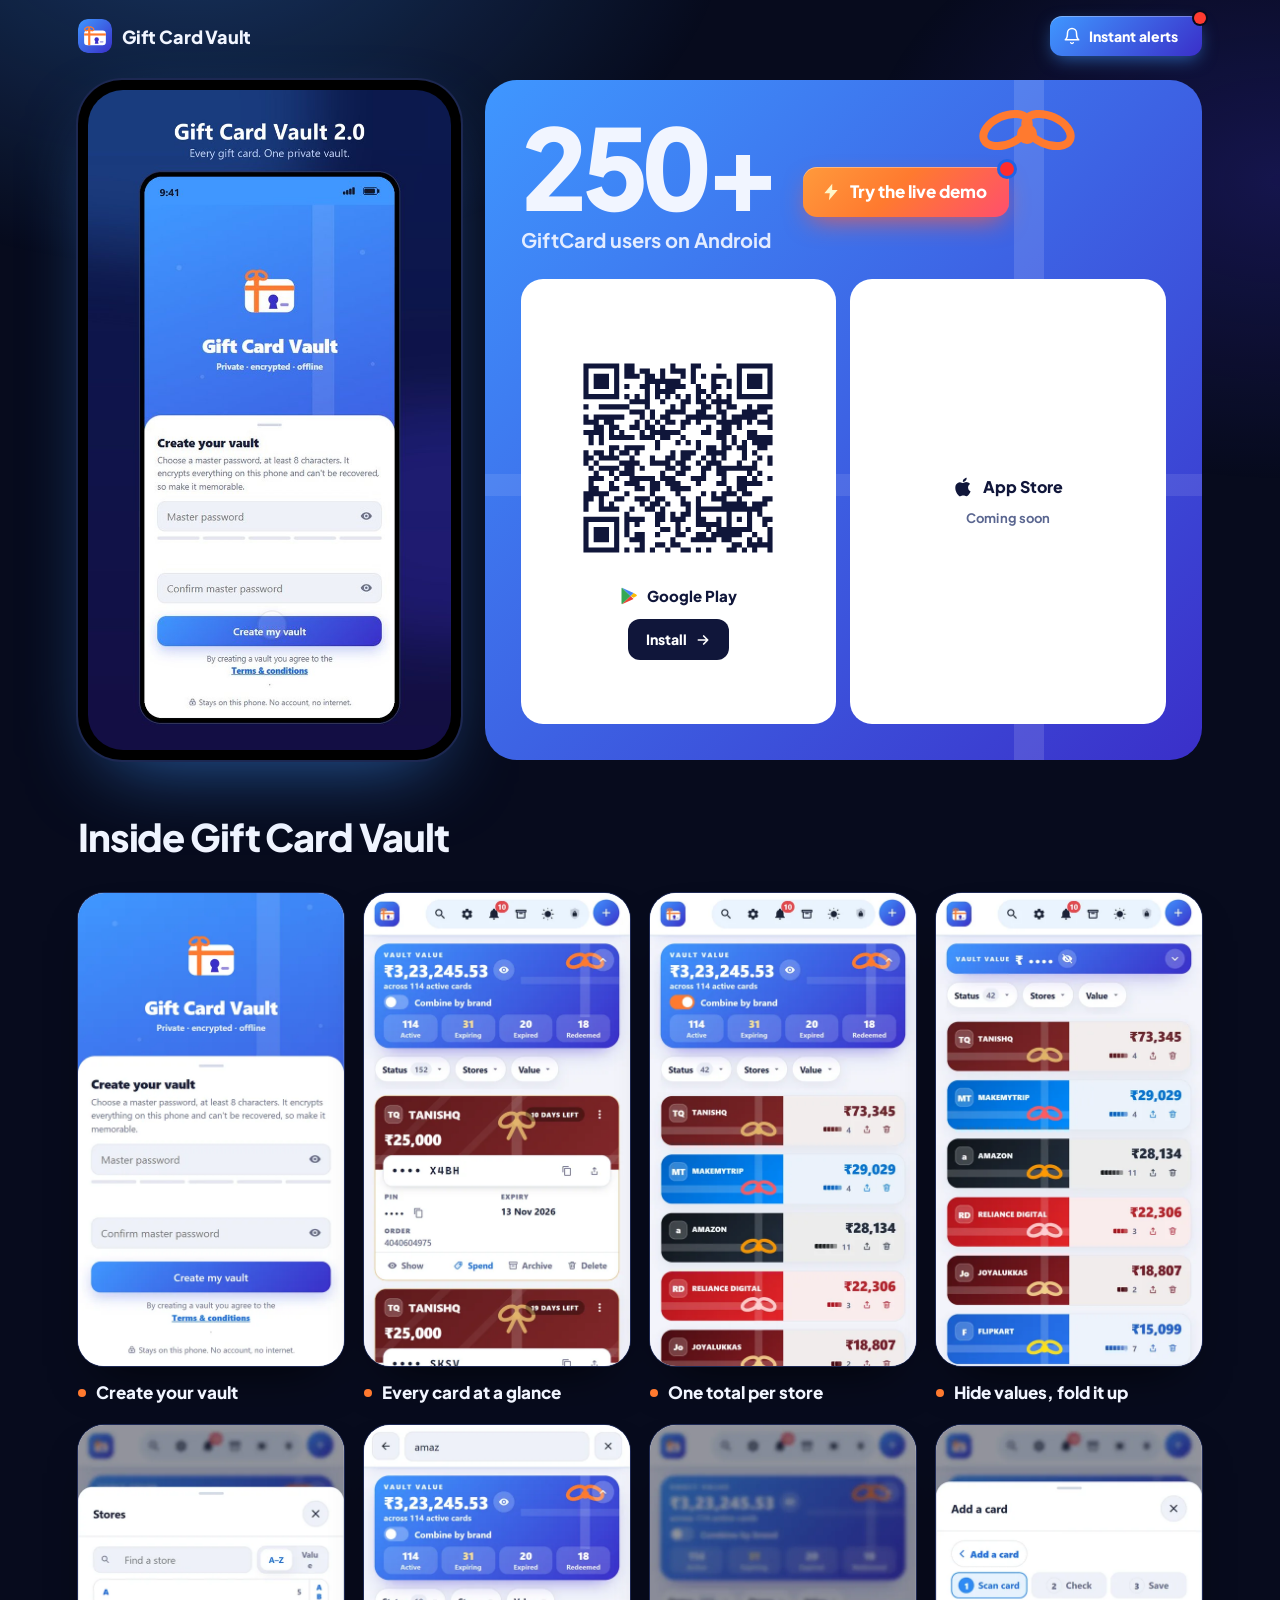
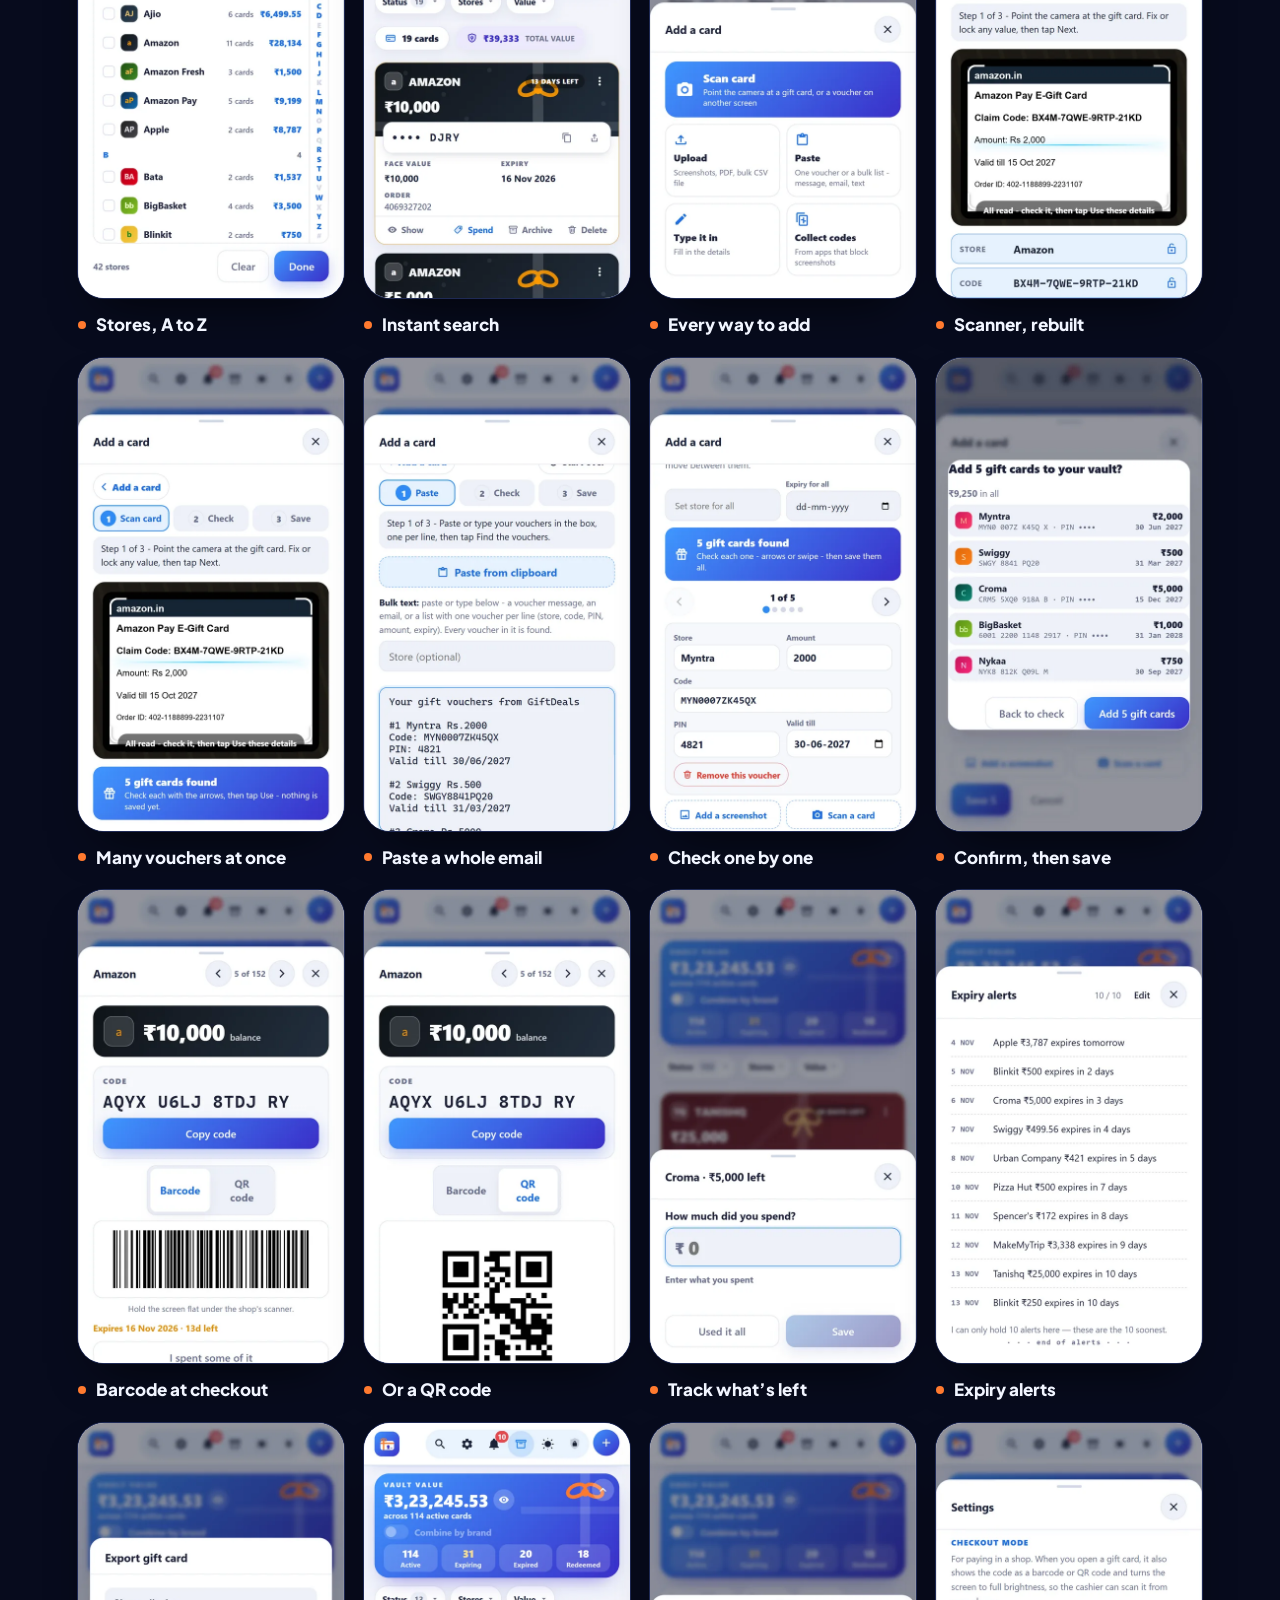
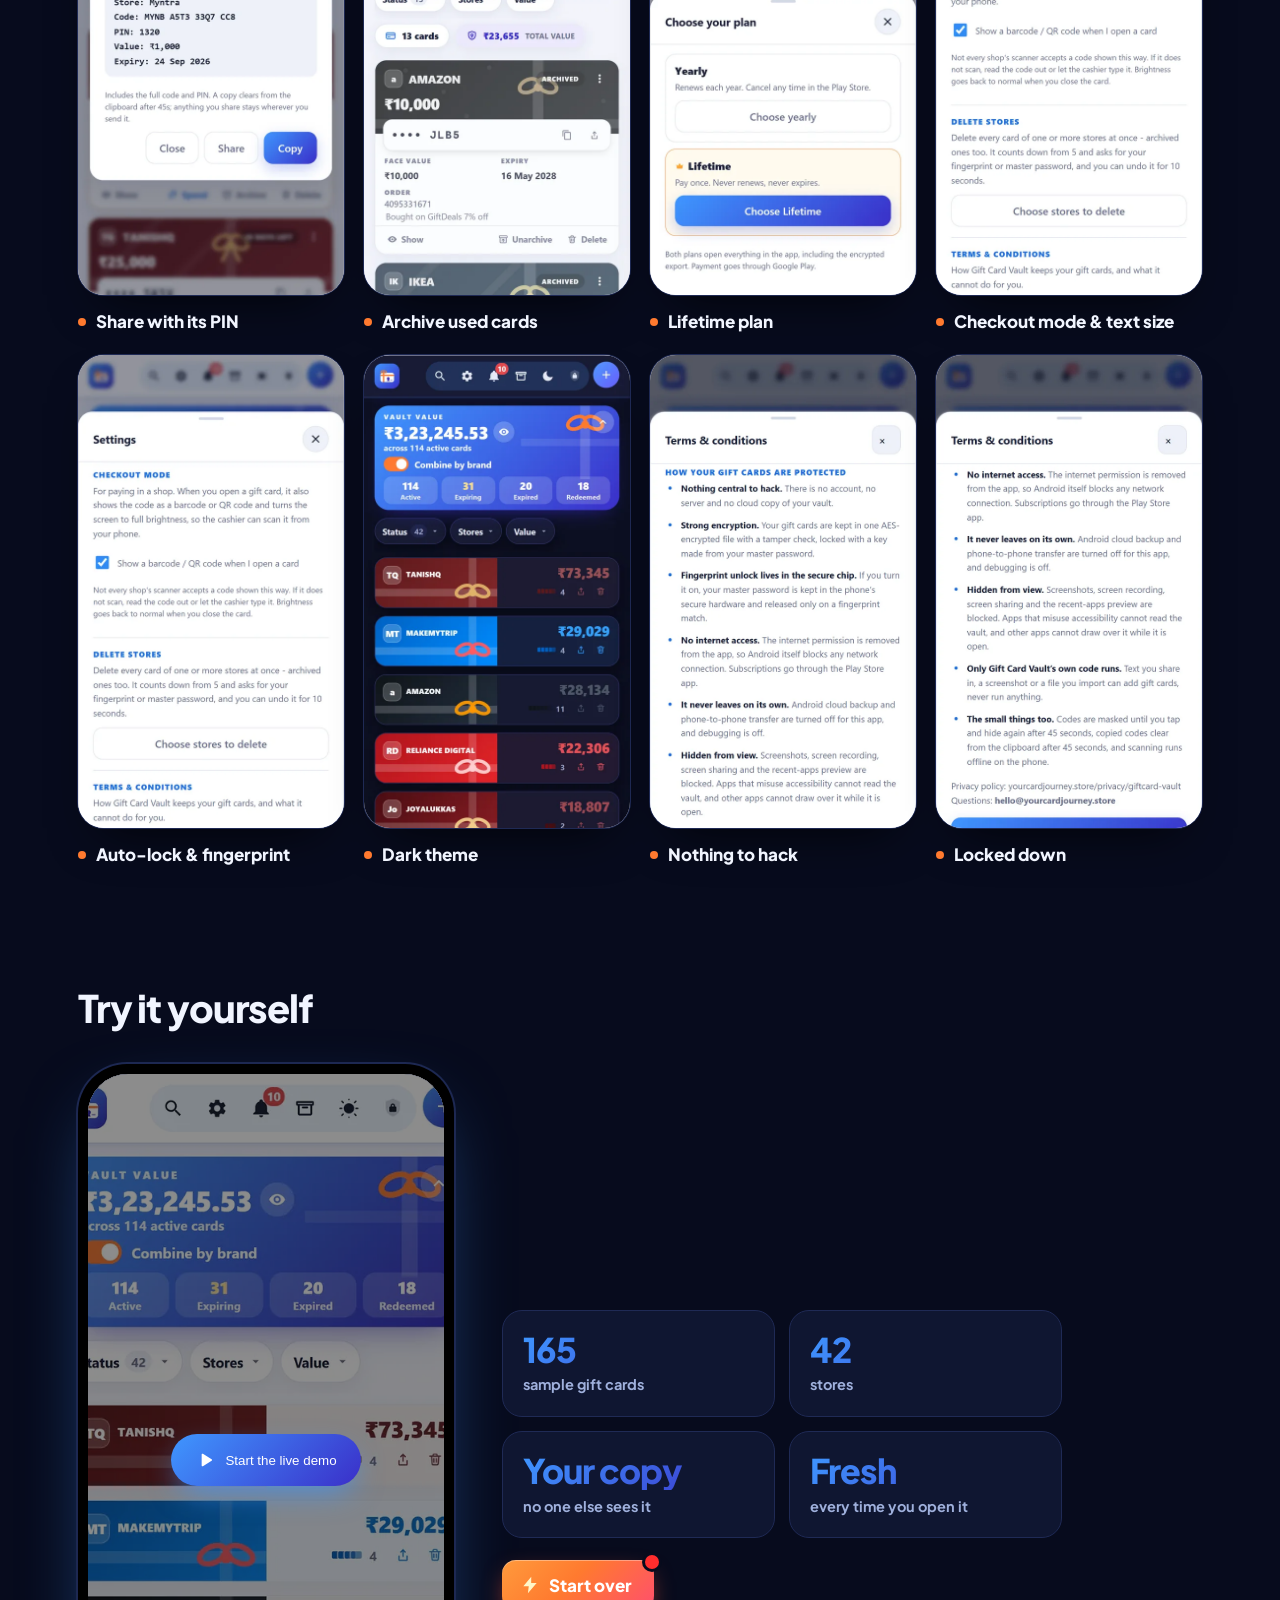
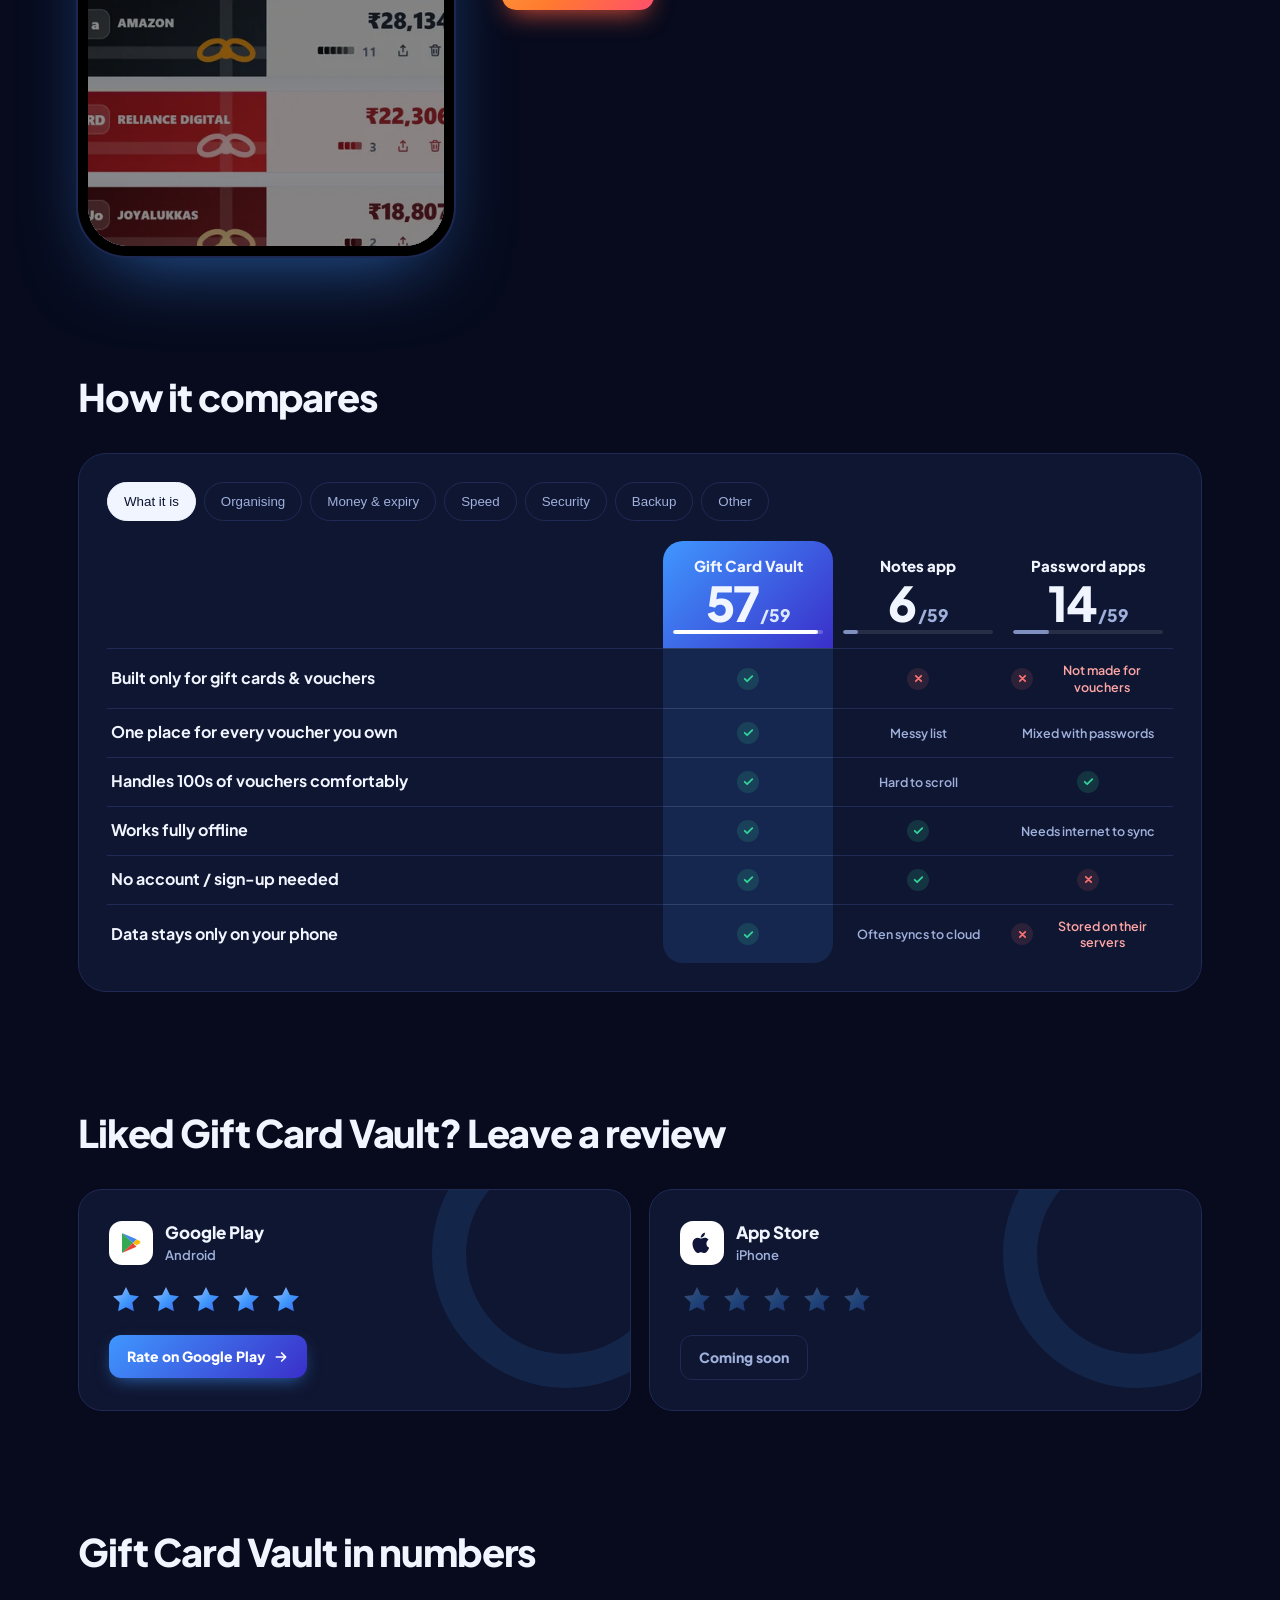
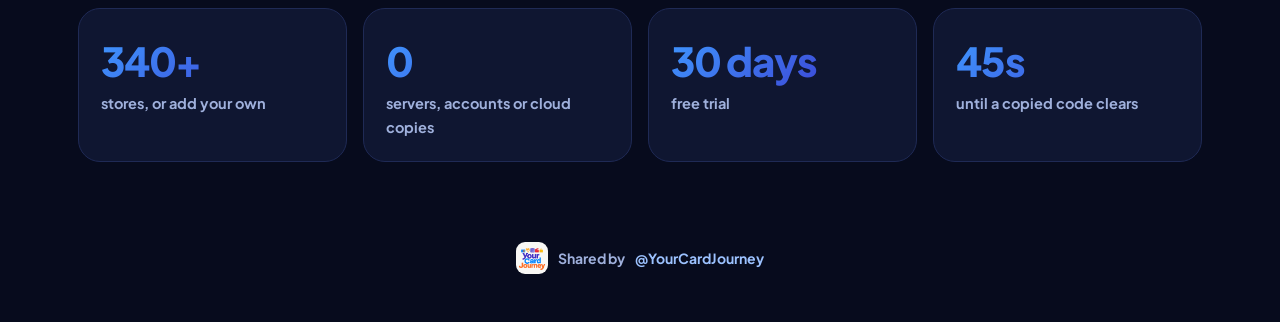
<file: index.html>
<!doctype html>
<html lang="en">
<head>
<meta charset="utf-8">
<meta name="viewport" content="width=device-width, initial-scale=1">
<title>Gift Card Vault at a Glance</title>
<meta name="description" content="Gift Card Vault by YourCardJourney. Every gift card, one total per store, expiry alerts. Offline and encrypted.">
<meta name="color-scheme" content="dark">
<!-- Link preview for WhatsApp, X, LinkedIn -->
<meta property="og:type" content="website">
<meta property="og:site_name" content="YourCardJourney">
<meta property="og:url" content="https://giftcardvault.yourcardjourney.store/">
<meta property="og:title" content="Gift Card Vault: every gift card, one total per store">
<meta property="og:description" content="340+ stores built in. Scan or paste vouchers, see each store's total, get expiry alerts. No internet, no account, no cloud.">
<meta property="og:image" content="https://giftcardvault.yourcardjourney.store/assets/og-gift.jpg">
<meta property="og:image:secure_url" content="https://giftcardvault.yourcardjourney.store/assets/og-gift.jpg">
<meta property="og:image:type" content="image/jpeg">
<meta property="og:image:width" content="1200">
<meta property="og:image:height" content="630">
<meta property="og:image:alt" content="Gift Card Vault app screens: every gift card, one total per store">
<meta name="twitter:card" content="summary_large_image">
<meta name="twitter:site" content="@YourCardJourney">
<meta name="twitter:title" content="Gift Card Vault: every gift card, one total per store">
<meta name="twitter:description" content="340+ stores built in. No internet, no account, no cloud.">
<meta name="twitter:image" content="https://giftcardvault.yourcardjourney.store/assets/og-gift.jpg">
<link rel="icon" href="assets/favicon.svg" type="image/svg+xml">
<link rel="preconnect" href="https://fonts.googleapis.com">
<link rel="preconnect" href="https://fonts.gstatic.com" crossorigin>
<link href="https://fonts.googleapis.com/css2?family=Plus+Jakarta+Sans:wght@500;700;800&display=swap" rel="stylesheet">
<style>
/* Gift Card Vault's "Ocean" (#3f97ff -> #3a2fc9) with the ribbon orange -
   the same page as cardvault.yourcardjourney.store, in this app's colours. */
:root{
  --bg:#070b1d; --panel:#0f1631; --line:#1f2a55;
  --text:#f1f5ff; --muted:#9fb0dc;
  --o1:#3f97ff; --o2:#3d63e4; --o3:#3a2fc9; --ribbon:#ff7a2f;
  --grad:linear-gradient(135deg,var(--o1),var(--o2) 50%,var(--o3));
  --hero-h:clamp(460px,76vh,680px);
}
*{box-sizing:border-box;margin:0}
body{background:var(--bg);color:var(--text);font:500 16px/1.5 "Plus Jakarta Sans",system-ui,sans-serif;-webkit-font-smoothing:antialiased;overflow-x:hidden}
body::before{content:"";position:fixed;inset:0;z-index:-1;pointer-events:none;
  background:radial-gradient(900px 600px at 15% -10%,rgba(63,151,255,.30),transparent 60%),
             radial-gradient(700px 500px at 100% 20%,rgba(58,47,201,.28),transparent 60%)}
img{display:block;max-width:100%}
.wrap{max-width:1180px;margin:0 auto;padding:0 16px}
@media(min-width:720px){.wrap{padding:0 28px}}

/* header */
.top{display:flex;align-items:center;gap:10px;height:72px}
.top img{width:34px;height:34px;border-radius:10px}
.top b{font-weight:800;font-size:18px;letter-spacing:-.01em;white-space:nowrap}

/* instant alerts: the WhatsApp channel, the same bell as the other boards -
   filled in this app's colours, halo pulse, a swing every few seconds, red badge */
.alert{margin-left:auto;position:relative;isolation:isolate;display:inline-flex;align-items:center;gap:8px;height:40px;padding:0 16px 0 13px;border-radius:12px;background:var(--grad);color:#fff;text-decoration:none;font-weight:800;font-size:14px;white-space:nowrap;box-shadow:0 6px 18px -4px rgba(63,151,255,.6),inset 0 1px 0 rgba(255,255,255,.3);transition:transform .25s cubic-bezier(.34,1.56,.64,1)}
.alert:hover{transform:translateY(-1px) scale(1.04)}
.alert::after{content:"";position:absolute;inset:0;border-radius:inherit;z-index:-1;animation:alertHalo 2.4s ease-out infinite}
.alert svg{width:18px;height:18px;overflow:visible;transform-origin:12px 3px;animation:alertSwing 4.8s ease-in-out infinite}
.alert i{position:absolute;top:-4px;right:-4px;width:12px;height:12px;border-radius:50%;background:#ff3b30;box-shadow:0 0 0 2px var(--bg);animation:alertBadge 2.4s ease-in-out infinite}
@keyframes alertHalo{0%{box-shadow:0 0 0 0 rgba(63,151,255,.55)}70%,100%{box-shadow:0 0 0 10px rgba(63,151,255,0)}}
@keyframes alertSwing{0%,72%,100%{transform:rotate(0)}76%{transform:rotate(18deg)}80%{transform:rotate(-15deg)}84%{transform:rotate(10deg)}88%{transform:rotate(-6deg)}92%{transform:rotate(2deg)}}
@keyframes alertBadge{0%,100%{transform:scale(1)}50%{transform:scale(1.18)}}
@media(max-width:400px){.alert{gap:6px;padding:0 12px 0 10px;font-size:13px}}
@media(prefers-reduced-motion:reduce){.alert::after,.alert svg,.alert i{animation:none}}

/* hero: the phone and the store panel, same height */
.hero{display:grid;gap:20px;padding:8px 0 64px}
@media(min-width:900px){.hero{grid-template-columns:auto 1fr;height:var(--hero-h);gap:24px}}
.phone{position:relative;height:var(--hero-h);aspect-ratio:1080/1920;margin:0 auto;border-radius:44px;padding:10px;background:#000;box-shadow:0 0 0 2px #1d2852,0 30px 80px -30px rgba(63,151,255,.65)}
@media(max-width:899px){.phone{height:auto;width:min(340px,86vw)}}
.phone video{width:100%;height:100%;object-fit:cover;border-radius:35px;background:#000}

.stores{display:flex;flex-direction:column;border-radius:32px;background:var(--grad);padding:clamp(20px,3vw,36px);position:relative;overflow:hidden}
/* the gift ribbon, crossing the panel like a wrapped present */
.stores::before{content:"";position:absolute;right:22%;top:-10%;bottom:-10%;width:clamp(22px,2.4vw,30px);background:rgba(255,255,255,.12)}
.stores::after{content:"";position:absolute;left:-10%;right:-10%;top:58%;height:clamp(16px,1.8vw,22px);background:rgba(255,255,255,.09)}
.bow{position:absolute;right:calc(22% - 38px);top:clamp(10px,1.4vw,16px);width:clamp(84px,9vw,110px);z-index:1}
.big{position:relative;z-index:1}
.big .n{font-size:clamp(64px,9vw,112px);font-weight:800;font-variant-numeric:tabular-nums;line-height:.9;letter-spacing:-.05em}
.big .l{font-size:clamp(16px,1.7vw,20px);font-weight:700;color:#e3ecff;margin-top:8px;max-width:22ch}
.soon{position:relative;z-index:1;display:grid;grid-template-columns:1fr 1fr;gap:14px;margin-top:auto;padding-top:24px}
.chip{background:#fff;color:#10163a;border-radius:22px;padding:clamp(16px,2vw,24px);display:flex;flex-direction:column;align-items:center;justify-content:center;gap:10px;text-align:center}
.chip span{display:flex;align-items:center;gap:8px;font-weight:800;font-size:16px}
.chip svg{width:22px;height:22px}
.chip small{font-weight:700;font-size:13px;color:#5a6690;letter-spacing:.02em}
@media(min-width:900px){.soon{flex:1;min-height:0}.chip{min-height:0}}
.qr{background:#fff;color:#10163a;border-radius:22px;padding:clamp(12px,1.6vw,18px);text-decoration:none;display:flex;flex-direction:column;align-items:center;justify-content:center;gap:12px;transition:transform .15s}
.qr:hover{transform:translateY(-2px)}
.qr img{width:100%;max-width:240px;aspect-ratio:1;image-rendering:pixelated}
.qr span{display:flex;align-items:center;gap:8px;font-weight:800;font-size:15px}
.qr svg{width:20px;height:20px}
.qr .install{display:inline-flex;align-items:center;gap:8px;background:#10163a;color:#fff;font-weight:800;font-size:14px;padding:10px 18px;border-radius:12px;transition:background .15s}
.qr:hover .install{background:#3d63e4}
.qr .install .arr{width:16px;height:16px}
@media(min-width:900px){.qr{min-height:0}.qr img{width:auto;height:clamp(110px,calc(var(--hero-h) - 410px),230px)}}

/* screens */
section{padding:56px 0}
h2{font-size:clamp(26px,3.4vw,38px);font-weight:800;letter-spacing:-.03em;margin-bottom:28px}
.feats{display:grid;grid-template-columns:repeat(4,1fr);gap:20px}
@media(max-width:1000px){.feats{grid-template-columns:repeat(2,1fr)}}
@media(max-width:560px){.feats{display:flex;overflow-x:auto;scroll-snap-type:x mandatory;margin:0 -16px;padding:0 16px 8px;scrollbar-width:none}.feats::-webkit-scrollbar{display:none}.feat{flex:none;width:78vw;scroll-snap-align:center}}
.feat figure{aspect-ratio:1080/1920;border-radius:26px;overflow:hidden;background:#f2f4fb;box-shadow:0 0 0 1px var(--line),0 24px 50px -24px rgba(0,0,0,.8)}
.feat figure img{width:100%;height:100%;object-fit:cover;object-position:top}
.feat p{margin-top:14px;font-weight:800;font-size:17px;display:flex;align-items:center;gap:10px}
.feat p i{width:8px;height:8px;border-radius:50%;background:var(--ribbon);flex:none}

/* the numbers that matter, no prose */
.facts{display:grid;grid-template-columns:repeat(4,1fr);gap:16px}
@media(max-width:820px){.facts{grid-template-columns:repeat(2,1fr)}}
.fact{padding:22px;border-radius:22px;background:var(--panel);border:1px solid var(--line)}
.fact b{display:block;font-size:clamp(28px,3.4vw,40px);font-weight:800;letter-spacing:-.03em;background:var(--grad);-webkit-background-clip:text;background-clip:text;color:transparent}
.fact span{color:var(--muted);font-weight:700;font-size:14.5px}

/* comparison: score headers + one category at a time */
.vs{border-radius:28px;background:var(--panel);border:1px solid var(--line);padding:clamp(14px,2.4vw,28px);--cols:minmax(0,1fr) repeat(3,clamp(70px,15vw,170px))}
.vs-tabs{display:flex;gap:8px;overflow-x:auto;scrollbar-width:none;margin:0 calc(-1*clamp(14px,2.4vw,28px)) 20px;padding:0 clamp(14px,2.4vw,28px)}
.vs-tabs::-webkit-scrollbar{display:none}
.vs-tabs button{flex:none;border:1px solid var(--line);background:transparent;color:var(--muted);font:700 14px/1 inherit;padding:11px 16px;border-radius:999px;cursor:pointer;transition:background .2s,color .2s,border-color .2s}
.vs-tabs button:hover{color:var(--text)}
.vs-tabs button[aria-selected=true]{background:var(--text);border-color:var(--text);color:#0d1430}
.vs-head,.vs-row{display:grid;grid-template-columns:var(--cols);align-items:stretch}
.vs-head>div{display:flex;flex-direction:column;justify-content:flex-end;gap:6px;padding:16px 10px 14px;text-align:center}
.vs-head .who{font-weight:800;font-size:clamp(12px,1.4vw,15px);line-height:1.2}
.vs-head .sc{font-weight:800;font-size:clamp(28px,4vw,48px);line-height:.9;letter-spacing:-.04em}
.vs-head .sc small{font-size:.36em;color:var(--muted);letter-spacing:0;margin-left:2px}
.vs-head .bar{height:4px;border-radius:4px;background:rgba(255,255,255,.1);overflow:hidden}
.vs-head .bar i{display:block;height:100%;width:0;border-radius:inherit;background:#7f8fc0;transition:width 1.1s cubic-bezier(.2,.8,.2,1)}
.vs.seen .vs-head .bar i{width:var(--w)}
.vs-head .cv{background:var(--grad);border-radius:20px 20px 0 0}
.vs-head .cv .sc small{color:#dbe8ff}
.vs-head .cv .bar{background:rgba(255,255,255,.22)}
.vs-head .cv .bar i{background:#fff}
.vs-row>div{display:flex;align-items:center;justify-content:center;gap:6px;padding:13px 8px;border-top:1px solid var(--line);text-align:center;font-size:12.5px;line-height:1.3;color:var(--muted);font-weight:600}
.vs-row>div:first-child{justify-content:flex-start;text-align:left;font-size:clamp(13.5px,1.5vw,16px);color:var(--text);font-weight:700;padding-left:4px}
.vs-row .cv{background:rgba(63,151,255,.14);border-top-color:rgba(156,194,255,.18)}
.vs-row:last-child .cv{border-radius:0 0 20px 20px}
.vs-row{animation:rowin .45s cubic-bezier(.2,.8,.2,1) both;animation-delay:calc(var(--i)*35ms)}
@keyframes rowin{from{opacity:0;transform:translateY(8px)}}
.ok,.no{flex:none;width:22px;height:22px;border-radius:50%;display:grid;place-items:center}
.ok{background:rgba(52,211,153,.16);color:#34d399}
.no{background:rgba(248,113,113,.12);color:#f87171}
.ok svg,.no svg{width:13px;height:13px}
.vs-row .t-ok{color:#6ee7b7}.vs-row .t-no{color:#fca5a5}
@media(max-width:620px){.vs-row>div{flex-direction:column;gap:4px;font-size:11px;padding:11px 4px}.vs-row>div:first-child{flex-direction:row}}


/* review */
.rv-grid{display:grid;grid-template-columns:1fr 1fr;gap:18px}
@media(max-width:620px){.rv-grid{grid-template-columns:1fr}}
.rv{position:relative;overflow:hidden;display:flex;flex-direction:column;align-items:flex-start;gap:18px;padding:clamp(20px,3vw,30px);border-radius:24px;background:var(--panel);border:1px solid var(--line);color:var(--text);text-decoration:none;transition:transform .25s cubic-bezier(.34,1.56,.64,1),border-color .2s}
.rv::after{content:"";position:absolute;right:-70px;top:-70px;width:200px;height:200px;border-radius:50%;border:34px solid rgba(63,151,255,.12);transition:transform .4s}
a.rv:hover{transform:translateY(-3px);border-color:#3d63e4}
a.rv:hover::after{transform:scale(1.15)}
.rv-store{display:flex;align-items:center;gap:12px;font-weight:800;font-size:17px}
.rv-store i{width:44px;height:44px;border-radius:13px;background:#fff;display:grid;place-items:center}
.rv-store svg{width:24px;height:24px}
.rv-store small{display:block;color:var(--muted);font-size:13px;font-weight:600}
.rv-stars{display:flex;gap:6px}
.rv-stars svg{width:clamp(26px,3.4vw,34px);height:clamp(26px,3.4vw,34px);transition:transform .3s cubic-bezier(.34,1.56,.64,1)}
a.rv:hover .rv-stars svg{transform:translateY(-4px) scale(1.12)}
.rv-stars svg:nth-child(2){transition-delay:.05s}.rv-stars svg:nth-child(3){transition-delay:.1s}.rv-stars svg:nth-child(4){transition-delay:.15s}.rv-stars svg:nth-child(5){transition-delay:.2s}
.rv-go{display:inline-flex;align-items:center;gap:8px;background:var(--grad);color:#fff;font-weight:800;font-size:14px;padding:11px 18px;border-radius:12px;box-shadow:0 6px 18px -6px rgba(63,151,255,.7)}
.rv-go svg{width:16px;height:16px;transition:transform .2s}
a.rv:hover .rv-go svg{transform:translateX(3px)}
.rv.soon-rv .rv-stars{opacity:.35}
.rv.soon-rv .rv-go{background:transparent;color:var(--muted);box-shadow:none;border:1px solid var(--line)}

/* hero: a way down to the live demo */
@media(min-width:900px) and (max-width:1120px){.bow{display:none}}
.big-row{display:flex;align-items:flex-end;flex-wrap:wrap;gap:14px 28px}
/* the live-demo button: the ribbon orange (not the panel's blue), a bolt that
   flashes, a halo pulse and a red dot - so it is the first thing seen */
.try-link{position:relative;isolation:isolate;display:inline-flex;align-items:center;gap:9px;height:50px;padding:0 22px 0 18px;border-radius:14px;background:linear-gradient(135deg,#ff9a3c,#ff7a2f 45%,#ff4f6d);color:#fff;text-decoration:none;font-weight:800;font-size:17px;white-space:nowrap;box-shadow:0 10px 26px -8px rgba(255,90,60,.85),inset 0 1px 0 rgba(255,255,255,.35);transition:transform .25s cubic-bezier(.34,1.56,.64,1)}
.try-link:hover{transform:translateY(-2px) scale(1.04)}
.try-link::after{content:"";position:absolute;inset:0;border-radius:inherit;z-index:-1;animation:tryHalo 2s ease-out infinite}
.try-link .bolt{width:20px;height:20px;color:#fff6c8;animation:bolt 1.6s steps(1) infinite}
.try-link i{position:absolute;top:-5px;right:-5px;width:14px;height:14px;border-radius:50%;background:#ff2d2d;box-shadow:0 0 0 3px #1f63e6;animation:alertBadge 1.6s ease-in-out infinite}
@keyframes tryHalo{0%{box-shadow:0 0 0 0 rgba(255,122,47,.7)}70%,100%{box-shadow:0 0 0 14px rgba(255,122,47,0)}}
@keyframes bolt{0%,40%,60%,100%{opacity:1;filter:drop-shadow(0 0 6px #fff3a0)}45%,55%{opacity:.25;filter:none}}
@media(prefers-reduced-motion:reduce){.try-link::after,.try-link .bolt,.try-link i{animation:none}}

/* the live demo: the real app in a phone, scaled to fit (it lays out for a 393 px phone) */
.try{display:grid;gap:28px;align-items:center}
@media(min-width:900px){.try{grid-template-columns:auto 1fr;gap:48px}}
.try-phone{--s:1;width:calc(393px * var(--s) + 20px);height:calc(852px * var(--s) + 20px);margin:0 auto;padding:10px;border-radius:calc(54px * var(--s));background:#000;box-shadow:0 0 0 2px #1d2852,0 30px 80px -30px rgba(63,151,255,.65)}
.try-screen{position:relative;width:calc(393px * var(--s));height:calc(852px * var(--s));border-radius:calc(44px * var(--s));overflow:hidden;background:#f2f4fb}
.try-screen iframe{position:absolute;left:0;top:0;width:393px;height:852px;border:0;transform:scale(var(--s));transform-origin:0 0;background:#f2f4fb}
.try-start{position:absolute;inset:0;border:0;padding:0;cursor:pointer;background:#0b1233;display:grid;place-items:center}
.try-start[hidden]{display:none}
.try-start img{position:absolute;inset:0;width:100%;height:100%;object-fit:cover;object-position:top;filter:saturate(.9) brightness(.55)}
.try-play{position:relative;display:inline-flex;align-items:center;gap:10px;padding:16px 24px;border-radius:999px;background:var(--grad);color:#fff;font:800 17px/1 inherit;box-shadow:0 12px 30px -8px rgba(63,151,255,.8);animation:tryPulse 2.4s ease-out infinite;transition:transform .25s cubic-bezier(.34,1.56,.64,1)}
.try-play svg{width:20px;height:20px}
.try-start:hover .try-play{transform:scale(1.05)}
@keyframes tryPulse{0%{box-shadow:0 0 0 0 rgba(63,151,255,.55),0 12px 30px -8px rgba(63,151,255,.8)}70%,100%{box-shadow:0 0 0 18px rgba(63,151,255,0),0 12px 30px -8px rgba(63,151,255,.8)}}
@media(prefers-reduced-motion:reduce){.try-play{animation:none}}
.try-tiles{display:grid;grid-template-columns:1fr 1fr;gap:14px;max-width:560px}
.tt{padding:20px;border-radius:20px;background:var(--panel);border:1px solid var(--line)}
.tt b{display:block;font-size:clamp(24px,2.8vw,34px);font-weight:800;letter-spacing:-.03em;background:var(--grad);-webkit-background-clip:text;background-clip:text;color:transparent;line-height:1.1}
.tt span{display:block;margin-top:6px;color:var(--muted);font-weight:700;font-size:14.5px}
.try-acts{display:flex;flex-wrap:wrap;gap:10px;margin-top:22px}
.try-full{display:inline-flex;align-items:center;height:44px;padding:0 18px;border-radius:12px;font:800 14px/1 inherit;text-decoration:none;cursor:pointer}
button.try-link{border:0;cursor:pointer;font-family:inherit}
.try-reset i{box-shadow:0 0 0 3px var(--bg)}
.try-full{background:transparent;color:var(--text);border:1px solid var(--line)}
@media(min-width:900px){.try-full{display:none}}

footer{padding:24px 0 48px;text-align:center;color:var(--muted);font-weight:700;font-size:14px;display:flex;justify-content:center;align-items:center;gap:10px}
footer img{width:32px;height:32px;border-radius:9px}
footer a{color:#9cc2ff;text-decoration:none}
</style>
</head>
<body>
<div class="wrap">

  <header class="top"><img src="assets/favicon.svg" alt=""><b>Gift Card Vault</b>
    <!-- Instant alerts: the WhatsApp channel every broadcast goes to. -->
    <a class="alert" href="https://www.whatsapp.com/channel/0029Vb6gU8QIt5rqf5Yxao0n" target="_blank" rel="noopener" title="Instant alerts on WhatsApp" aria-label="Get instant alerts on our WhatsApp channel">
      <svg viewBox="0 0 24 24" fill="none" stroke="currentColor" stroke-width="2" stroke-linecap="round" stroke-linejoin="round" aria-hidden="true"><path d="M6 8a6 6 0 0 1 12 0c0 7 3 9 3 9H3s3-2 3-9"/><path d="M10.3 21a1.94 1.94 0 0 0 3.4 0"/></svg>
      Instant alerts<i aria-hidden="true"></i>
    </a>
  </header>

  <div class="hero">
    <div class="phone">
      <video id="demo" src="assets/demo.mp4" poster="assets/poster.jpg" muted loop playsinline autoplay preload="metadata" aria-label="Gift Card Vault demo"></video>
    </div>

    <div class="stores">
      <svg class="bow" viewBox="0 0 110 70" aria-hidden="true"><g fill="none" stroke="#ff7a2f" stroke-width="8"><ellipse cx="34" cy="34" rx="24" ry="14" transform="rotate(-24 34 34)"/><ellipse cx="76" cy="34" rx="24" ry="14" transform="rotate(24 76 34)"/></g><circle cx="55" cy="38" r="10" fill="#ff7a2f"/></svg>
      <div class="big"><div class="big-row"><div class="n" id="users" data-to="250">250+</div>
        <a class="try-link" href="#try"><svg class="bolt" viewBox="0 0 24 24" aria-hidden="true"><path fill="currentColor" d="M13.5 2 4 13.5h6.5L9.5 22 20 9.5h-6.6L13.5 2Z"/></svg>Try the live demo<i aria-hidden="true"></i></a></div>
        <div class="l">GiftCard users on Android</div></div>
      <div class="soon">
        <a class="qr" href="https://play.google.com/store/apps/details?id=com.yourcardjourney.giftcardvault" target="_blank" rel="noopener">
          <img src="assets/qr-android.svg" alt="QR code for Google Play">
          <span><svg viewBox="0 0 24 24"><path fill="#34a853" d="M3.6 2.2 13.8 12 3.6 21.8c-.4-.2-.6-.6-.6-1.1V3.3c0-.5.2-.9.6-1.1Z"/><path fill="#fbbc04" d="m17.5 8.3 3.2 1.8c.9.5.9 1.8 0 2.3l-3.2 1.8-3.7-2.2Z"/><path fill="#4285f4" d="M13.8 12 3.6 2.2 17.5 8.3Z"/><path fill="#ea4335" d="M13.8 12 17.5 15.7 3.6 21.8Z"/></svg>Google Play</span>
          <span class="install">Install<svg class="arr" viewBox="0 0 24 24" fill="none" stroke="currentColor" stroke-width="2.5" stroke-linecap="round" stroke-linejoin="round"><path d="M5 12h14M13 6l6 6-6 6"/></svg></span>
        </a>
        <div class="chip">
          <span><svg viewBox="0 0 24 24" fill="#10163a"><path d="M16.4 12.6c0-2.6 2.1-3.8 2.2-3.9-1.2-1.8-3.1-2-3.7-2-1.6-.2-3.1.9-3.9.9-.8 0-2-.9-3.4-.9-1.7 0-3.3 1-4.2 2.6-1.8 3.1-.5 7.7 1.3 10.2.9 1.2 1.9 2.6 3.2 2.6 1.3-.1 1.8-.8 3.3-.8s2 .8 3.4.8 2.2-1.3 3.1-2.5c1-1.4 1.4-2.8 1.4-2.9-.1 0-2.7-1-2.7-4.1ZM13.9 5c.7-.9 1.2-2 1-3.2-1 0-2.3.7-3 1.6-.7.8-1.3 2-1.1 3.1 1.2.1 2.4-.6 3.1-1.5Z"/></svg>App Store</span>
          <small>Coming soon</small>
        </div>
      </div>
    </div>
  </div>

  <section>
    <h2>Inside Gift Card Vault</h2>
    <div class="feats">
      <div class="feat"><figure><img src="assets/s2-01-welcome.webp" alt="" loading="lazy"></figure><p><i></i>Create your vault</p></div>
      <div class="feat"><figure><img src="assets/s2-02-home.webp" alt="" loading="lazy"></figure><p><i></i>Every card at a glance</p></div>
      <div class="feat"><figure><img src="assets/s2-03-combine.webp" alt="" loading="lazy"></figure><p><i></i>One total per store</p></div>
      <div class="feat"><figure><img src="assets/s2-04-fold.webp" alt="" loading="lazy"></figure><p><i></i>Hide values, fold it up</p></div>
      <div class="feat"><figure><img src="assets/s2-05-stores.webp" alt="" loading="lazy"></figure><p><i></i>Stores, A to Z</p></div>
      <div class="feat"><figure><img src="assets/s2-06-search.webp" alt="" loading="lazy"></figure><p><i></i>Instant search</p></div>
      <div class="feat"><figure><img src="assets/s2-07-add.webp" alt="" loading="lazy"></figure><p><i></i>Every way to add</p></div>
      <div class="feat"><figure><img src="assets/s2-08-scan.webp" alt="" loading="lazy"></figure><p><i></i>Scanner, rebuilt</p></div>
      <div class="feat"><figure><img src="assets/s2-09-found.webp" alt="" loading="lazy"></figure><p><i></i>Many vouchers at once</p></div>
      <div class="feat"><figure><img src="assets/s2-10-paste.webp" alt="" loading="lazy"></figure><p><i></i>Paste a whole email</p></div>
      <div class="feat"><figure><img src="assets/s2-11-check.webp" alt="" loading="lazy"></figure><p><i></i>Check one by one</p></div>
      <div class="feat"><figure><img src="assets/s2-12-confirm.webp" alt="" loading="lazy"></figure><p><i></i>Confirm, then save</p></div>
      <div class="feat"><figure><img src="assets/s2-13-checkout.webp" alt="" loading="lazy"></figure><p><i></i>Barcode at checkout</p></div>
      <div class="feat"><figure><img src="assets/s2-14-qr.webp" alt="" loading="lazy"></figure><p><i></i>Or a QR code</p></div>
      <div class="feat"><figure><img src="assets/s2-15-spend.webp" alt="" loading="lazy"></figure><p><i></i>Track what&rsquo;s left</p></div>
      <div class="feat"><figure><img src="assets/s2-16-alerts.webp" alt="" loading="lazy"></figure><p><i></i>Expiry alerts</p></div>
      <div class="feat"><figure><img src="assets/s2-17-export.webp" alt="" loading="lazy"></figure><p><i></i>Share with its PIN</p></div>
      <div class="feat"><figure><img src="assets/s2-18-archive.webp" alt="" loading="lazy"></figure><p><i></i>Archive used cards</p></div>
      <div class="feat"><figure><img src="assets/s2-19-plans.webp" alt="" loading="lazy"></figure><p><i></i>Lifetime plan</p></div>
      <div class="feat"><figure><img src="assets/s2-20-textsize.webp" alt="" loading="lazy"></figure><p><i></i>Checkout mode &amp; text size</p></div>
      <div class="feat"><figure><img src="assets/s2-21-settings.webp" alt="" loading="lazy"></figure><p><i></i>Auto-lock &amp; fingerprint</p></div>
      <div class="feat"><figure><img src="assets/s2-22-dark.webp" alt="" loading="lazy"></figure><p><i></i>Dark theme</p></div>
      <div class="feat"><figure><img src="assets/14-security-a.webp" alt="" loading="lazy"></figure><p><i></i>Nothing to hack</p></div>
      <div class="feat"><figure><img src="assets/15-security-b.webp" alt="" loading="lazy"></figure><p><i></i>Locked down</p></div>
    </div>
  </section>

  <section id="try">
    <h2>Try it yourself</h2>
    <div class="try">
      <div class="try-phone" id="try-phone">
        <div class="try-screen">
          <iframe id="try-frame" title="Gift Card Vault live demo" allow="camera; clipboard-read; clipboard-write"></iframe>
          <button type="button" class="try-start" id="try-start">
            <img src="assets/s2-03-combine.webp" alt="">
            <span class="try-play"><svg viewBox="0 0 24 24" aria-hidden="true"><path fill="currentColor" d="M8 5.5v13a1 1 0 0 0 1.5.9l10.4-6.5a1 1 0 0 0 0-1.8L9.5 4.6A1 1 0 0 0 8 5.5Z"/></svg>Start the live demo</span>
          </button>
        </div>
      </div>
      <div class="try-side">
        <div class="try-tiles">
          <div class="tt"><b>165</b><span>sample gift cards</span></div>
          <div class="tt"><b>42</b><span>stores</span></div>
          <div class="tt"><b>Your copy</b><span>no one else sees it</span></div>
          <div class="tt"><b>Fresh</b><span>every time you open it</span></div>
        </div>
        <div class="try-acts">
          <button type="button" class="try-link try-reset" id="try-reset"><svg class="bolt" viewBox="0 0 24 24" aria-hidden="true"><path fill="currentColor" d="M13.5 2 4 13.5h6.5L9.5 22 20 9.5h-6.6L13.5 2Z"/></svg>Start over<i aria-hidden="true"></i></button>
          <a class="try-full" href="demo/" target="_blank" rel="noopener">Open full screen</a>
        </div>
      </div>
    </div>
  </section>

  <section>
    <h2>How it compares</h2>
    <div class="vs" id="vs">
      <div class="vs-tabs" role="tablist" id="vs-tabs"></div>
      <div class="vs-head" id="vs-head"></div>
      <div id="vs-body"></div>
    </div>
  </section>

  <section>
    <h2>Liked Gift Card Vault? Leave a review</h2>
    <svg width="0" height="0" style="position:absolute" aria-hidden="true"><defs><linearGradient id="rvg" x1="0" y1="0" x2="1" y2="1"><stop offset="0" stop-color="#9cc2ff"/><stop offset=".55" stop-color="#3f97ff"/><stop offset="1" stop-color="#3d63e4"/></linearGradient></defs></svg>
    <div class="rv-grid">
      <a class="rv" href="https://play.google.com/store/apps/details?id=com.yourcardjourney.giftcardvault&amp;showAllReviews=true" target="_blank" rel="noopener">
        <span class="rv-store"><i><svg viewBox="0 0 24 24"><path fill="#34a853" d="M3.6 2.2 13.8 12 3.6 21.8c-.4-.2-.6-.6-.6-1.1V3.3c0-.5.2-.9.6-1.1Z"/><path fill="#fbbc04" d="m17.5 8.3 3.2 1.8c.9.5.9 1.8 0 2.3l-3.2 1.8-3.7-2.2Z"/><path fill="#4285f4" d="M13.8 12 3.6 2.2 17.5 8.3Z"/><path fill="#ea4335" d="M13.8 12 17.5 15.7 3.6 21.8Z"/></svg></i><span>Google Play<small>Android</small></span></span>
        <span class="rv-stars"><svg viewBox="0 0 24 24"><path fill="url(#rvg)" d="m12 2.8 2.8 5.7 6.3.9-4.6 4.4 1.1 6.2L12 17.1 6.4 20l1.1-6.2L2.9 9.4l6.3-.9Z"/></svg><svg viewBox="0 0 24 24"><path fill="url(#rvg)" d="m12 2.8 2.8 5.7 6.3.9-4.6 4.4 1.1 6.2L12 17.1 6.4 20l1.1-6.2L2.9 9.4l6.3-.9Z"/></svg><svg viewBox="0 0 24 24"><path fill="url(#rvg)" d="m12 2.8 2.8 5.7 6.3.9-4.6 4.4 1.1 6.2L12 17.1 6.4 20l1.1-6.2L2.9 9.4l6.3-.9Z"/></svg><svg viewBox="0 0 24 24"><path fill="url(#rvg)" d="m12 2.8 2.8 5.7 6.3.9-4.6 4.4 1.1 6.2L12 17.1 6.4 20l1.1-6.2L2.9 9.4l6.3-.9Z"/></svg><svg viewBox="0 0 24 24"><path fill="url(#rvg)" d="m12 2.8 2.8 5.7 6.3.9-4.6 4.4 1.1 6.2L12 17.1 6.4 20l1.1-6.2L2.9 9.4l6.3-.9Z"/></svg></span>
        <span class="rv-go">Rate on Google Play<svg viewBox="0 0 24 24" fill="none" stroke="currentColor" stroke-width="2.5" stroke-linecap="round" stroke-linejoin="round"><path d="M5 12h14M13 6l6 6-6 6"/></svg></span>
      </a>
      <div class="rv soon-rv">
        <span class="rv-store"><i><svg viewBox="0 0 24 24" fill="#10163a"><path d="M16.4 12.6c0-2.6 2.1-3.8 2.2-3.9-1.2-1.8-3.1-2-3.7-2-1.6-.2-3.1.9-3.9.9-.8 0-2-.9-3.4-.9-1.7 0-3.3 1-4.2 2.6-1.8 3.1-.5 7.7 1.3 10.2.9 1.2 1.9 2.6 3.2 2.6 1.3-.1 1.8-.8 3.3-.8s2 .8 3.4.8 2.2-1.3 3.1-2.5c1-1.4 1.4-2.8 1.4-2.9-.1 0-2.7-1-2.7-4.1ZM13.9 5c.7-.9 1.2-2 1-3.2-1 0-2.3.7-3 1.6-.7.8-1.3 2-1.1 3.1 1.2.1 2.4-.6 3.1-1.5Z"/></svg></i><span>App Store<small>iPhone</small></span></span>
        <span class="rv-stars"><svg viewBox="0 0 24 24"><path fill="url(#rvg)" d="m12 2.8 2.8 5.7 6.3.9-4.6 4.4 1.1 6.2L12 17.1 6.4 20l1.1-6.2L2.9 9.4l6.3-.9Z"/></svg><svg viewBox="0 0 24 24"><path fill="url(#rvg)" d="m12 2.8 2.8 5.7 6.3.9-4.6 4.4 1.1 6.2L12 17.1 6.4 20l1.1-6.2L2.9 9.4l6.3-.9Z"/></svg><svg viewBox="0 0 24 24"><path fill="url(#rvg)" d="m12 2.8 2.8 5.7 6.3.9-4.6 4.4 1.1 6.2L12 17.1 6.4 20l1.1-6.2L2.9 9.4l6.3-.9Z"/></svg><svg viewBox="0 0 24 24"><path fill="url(#rvg)" d="m12 2.8 2.8 5.7 6.3.9-4.6 4.4 1.1 6.2L12 17.1 6.4 20l1.1-6.2L2.9 9.4l6.3-.9Z"/></svg><svg viewBox="0 0 24 24"><path fill="url(#rvg)" d="m12 2.8 2.8 5.7 6.3.9-4.6 4.4 1.1 6.2L12 17.1 6.4 20l1.1-6.2L2.9 9.4l6.3-.9Z"/></svg></span>
        <span class="rv-go">Coming soon</span>
      </div>
    </div>
  </section>

  <section>
    <h2>Gift Card Vault in numbers</h2>
    <div class="facts">
      <div class="fact"><b>340+</b><span>stores, or add your own</span></div>
      <div class="fact"><b>0</b><span>servers, accounts or cloud copies</span></div>
      <div class="fact"><b>30 days</b><span>free trial</span></div>
      <div class="fact"><b>45s</b><span>until a copied code clears</span></div>
    </div>
  </section>

</div>

<footer><img src="assets/ycj.png" alt="">Shared by <a href="https://x.com/YourCardJourney" target="_blank" rel="noopener">@YourCardJourney</a></footer>
<script>
// Comparison. Cell: 1 = yes, 0 = no, "text" = partly, "1:text" / "0:text" = yes / no with a note
const VS = {
  'What it is': [
    ['Built only for gift cards & vouchers', 1, 0, '0:Not made for vouchers'],
    ['One place for every voucher you own', 1, 'Messy list', 'Mixed with passwords'],
    ['Handles 100s of vouchers comfortably', 1, 'Hard to scroll', 1],
    ['Works fully offline', 1, 1, 'Needs internet to sync'],
    ['No account / sign-up needed', 1, 1, 0],
    ['Data stays only on your phone', 1, 'Often syncs to cloud', '0:Stored on their servers'],
  ],
  'Organising': [
    ['Store colours for 340+ Indian stores', 1, 0, 0],
    ['Misspelt store names auto-corrected', 1, 0, 0],
    ['Add your own store', 1, 'Type it yourself', 'Type it yourself'],
    ['Store picker, A to Z with search', 1, 0, 0],
    ['Filter by store / status', 1, 0, 'Basic folders'],
    ['Search across all vouchers', 1, 1, 1],
    ['Archive used vouchers (not delete)', 1, 0, 0],
    ['Duplicate code refused', 1, 0, 0],
    ['Hide balances, fold the header', '1:Remembered', 0, 0],
    ['Next / previous card inside a store', 1, 0, 0],
    ['Export or clear a whole brand', 1, 0, 0],
    ['Text size just for the app', '1:4 sizes', 0, 'Some apps'],
    ['Quickly tell vouchers apart', '1:Store-colour tiles', '0:Plain text', '0:Plain list'],
  ],
  'Money & expiry': [
    ['Total value of every voucher', 1, 0, 0],
    ['Combined value per store', 1, 0, 0],
    ['Balance left after part use', 1, 'Type it yourself', 0],
    ['Spend keypad, no overspending', 1, 0, 0],
    ['Expiry date tracked per voucher', 1, 'Type it yourself', 'Custom field'],
    ['Expiring-soon alerts', '1:In-app bell', 0, 0],
    ['Expired / redeemed counted apart', 1, 0, 0],
    ['Expiry filled from purchase date', '1:Amazon: +1 year', 0, 0],
  ],
  'Speed': [
    ['Checkout view: big code + PIN', 1, 'Scroll + select text', 'Several taps'],
    ['Barcode / QR for the shop scanner', '1:Full brightness', 0, 0],
    ['One-tap copy of code / PIN', 1, 0, 1],
    ['Scan a voucher with the camera', '1:Fix or lock as it reads', 0, 0],
    ['Read a voucher from a screenshot', '1:Offline', 0, 0],
    ['Many vouchers from one screenshot', '1:All found', 0, 0],
    ['Read a PDF voucher', '1:Every page', 0, 0],
    ['Paste a voucher email, get cards', '1:Many at once', 0, 0],
    ['Bulk import from a CSV file', 1, 0, 'Some apps'],
    ['Collect codes from apps that block screenshots', 1, 0, 0],
    ['Check each voucher, confirm before saving', 1, 0, 0],
    ['Share an email or screenshot in', 1, 'Saved as text', 0],
    ['Share one voucher with its PIN', 1, 'Copy text', 'Some apps'],
  ],
  'Security': [
    ['Encrypted storage', '1:AES', '0:Usually plain text', '1:AES'],
    ['Master password to open', 1, 'Optional lock', 1],
    ['Fingerprint / Face ID unlock', 1, 'Some apps', 1],
    ['Auto-lock when idle', 1, 0, 1],
    ['Codes masked by default', '1:Last 4 only', 0, 1],
    ['Clipboard auto-clears after copy', '1:45 sec', 0, 1],
    ['Screenshots / screen recording blocked', '1:Android', 0, 'Some apps'],
    ['Hidden in recent-apps preview', 1, 0, 1],
    ['No server for hackers to target', 1, 'Depends on sync', '0:Server-based'],
    ['No internet permission at all', 1, 0, 0],
  ],
  'Backup': [
    ['Encrypted export file you control', 1, 0, 1],
    ['Automatic local backup copies', '1:Daily, last 4', 0, 'Cloud copy'],
    ['Moves to a new phone', 'Via export file', 'Via cloud', 'Auto sync'],
    ['Same data on many devices', '1:Via export & import', 'Via cloud', 1],
    ['Android + iPhone', 1, 1, 1],
  ],
  'Other': [
    ['Stores website passwords / logins', 0, 'Plain text', '1:Main job'],
    ['Made for Indian stores & vouchers', 1, 0, 0],
    ['Simple enough for anyone in family', 1, 1, 'Learning curve'],
    ['Pay once, keep it for good', '1:Lifetime plan', '1:Free', '0:Mostly yearly'],
  ],
};
(() => {
  const vs = document.getElementById('vs'), tabs = document.getElementById('vs-tabs'),
        head = document.getElementById('vs-head'), body = document.getElementById('vs-body');
  const who = ['Gift Card Vault', 'Notes app', 'Password apps'];
  const rows = Object.values(VS).flat();
  const yes = c => c === 1 || (typeof c === 'string' && c.startsWith('1:'));
  const icon = {ok: '<path d="M5 12.5l4.5 4.5L19 7.5"/>', no: '<path d="M7 7l10 10M17 7L7 17"/>'};
  const mark = k => `<span class="${k}"><svg viewBox="0 0 24 24" fill="none" stroke="currentColor" stroke-width="3.2" stroke-linecap="round" stroke-linejoin="round">${icon[k]}</svg></span>`;
  const esc = s => s.replace(/&/g, '&amp;').replace(/</g, '&lt;');
  const cell = c => {
    if (c === 1) return mark('ok');
    if (c === 0) return mark('no');
    const m = /^([01]):(.*)$/.exec(c);
    if (!m) return esc(c);
    const k = m[1] === '1' ? 'ok' : 'no';
    return mark(k) + `<span class="t-${k}">${esc(m[2])}</span>`;
  };

  head.innerHTML = '<div></div>' + who.map((w, i) => {
    const n = rows.filter(r => yes(r[i + 1])).length;
    return `<div class="${i ? '' : 'cv'}"><span class="who">${w}</span><span class="sc">${n}<small>/${rows.length}</small></span><span class="bar"><i style="--w:${n / rows.length * 100}%"></i></span></div>`;
  }).join('');

  const show = name => {
    [...tabs.children].forEach(t => t.setAttribute('aria-selected', t.textContent === name));
    body.innerHTML = VS[name].map((r, i) =>
      `<div class="vs-row" style="--i:${i}"><div>${esc(r[0])}</div>` +
      r.slice(1).map((c, j) => `<div class="${j ? '' : 'cv'}">${cell(c)}</div>`).join('') + '</div>').join('');
  };
  tabs.innerHTML = Object.keys(VS).map(k => `<button type="button" role="tab">${k}</button>`).join('');
  tabs.addEventListener('click', e => { if (e.target.matches('button')) show(e.target.textContent); });
  show('What it is');

  new IntersectionObserver((es, o) => { if (es[0].isIntersecting) { vs.classList.add('seen'); o.disconnect(); } }, {threshold: .3}).observe(vs);
})();
// the live demo: scale the phone to the window, load the app on the first tap
(() => {
  const ph = document.getElementById('try-phone'), fr = document.getElementById('try-frame'), st = document.getElementById('try-start');
  const fit = () => {
    const w = Math.min(document.querySelector('.wrap').clientWidth - 32, 413);
    const h = innerHeight * .88;
    ph.style.setProperty('--s', Math.min(1, (w - 20) / 393, (h - 20) / 852).toFixed(3));
  };
  fit(); addEventListener('resize', fit);
  const start = () => { fr.src = 'demo/index.html?r=' + Date.now(); st.hidden = true; };
  st.addEventListener('click', start);
  document.getElementById('try-reset').addEventListener('click', start);
})();
// count the users stat up from 0 when the page opens
(() => {
  const n = document.getElementById('users'), to = +n.dataset.to, dur = 1400;
  if (matchMedia('(prefers-reduced-motion: reduce)').matches) return;
  n.textContent = '0+';
  const run = () => {
    const t0 = performance.now();
    const tick = t => {
      const p = Math.min((t - t0) / dur, 1);
      n.textContent = Math.round(to * (1 - Math.pow(1 - p, 3))) + '+';
      if (p < 1) requestAnimationFrame(tick);
    };
    requestAnimationFrame(tick);
  };
  new IntersectionObserver((es, o) => { if (es[0].isIntersecting) { run(); o.disconnect(); } }, {threshold: .4}).observe(n);
})();
</script>
</body>
</html>
</file>
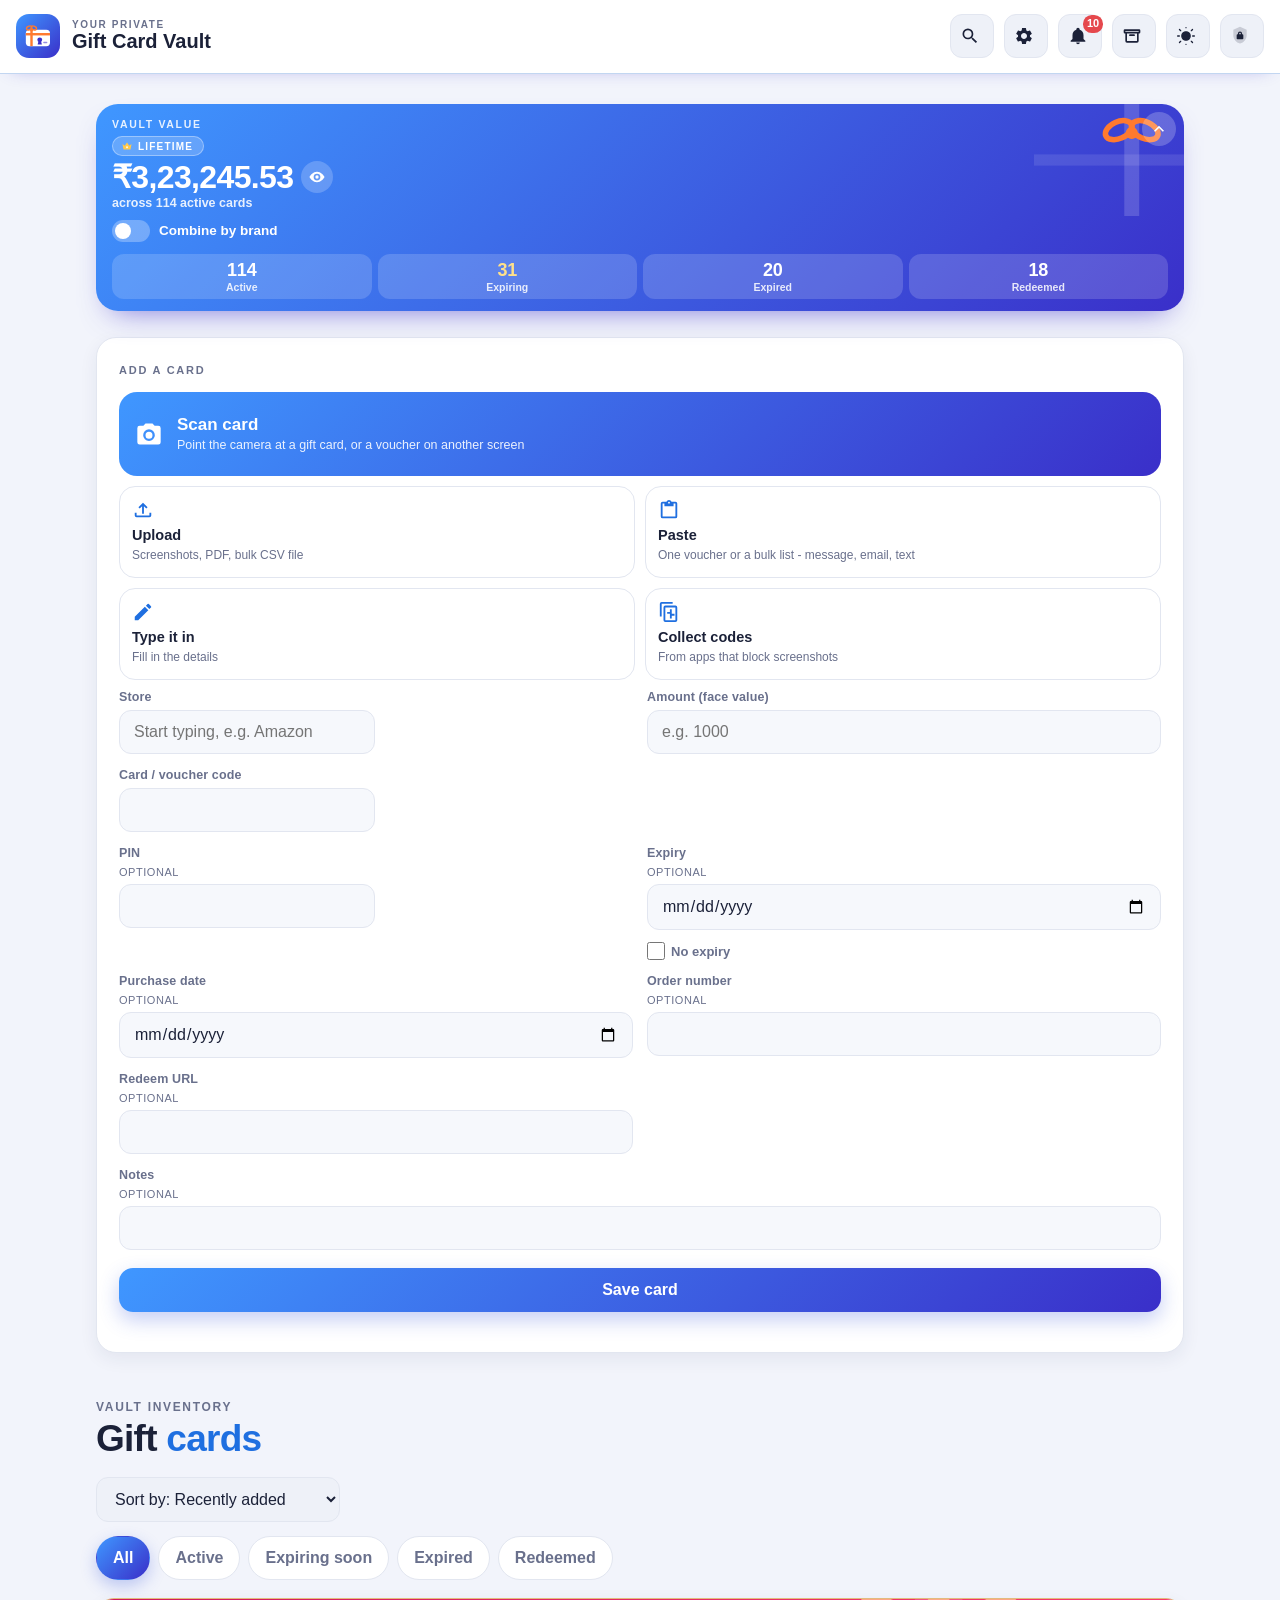
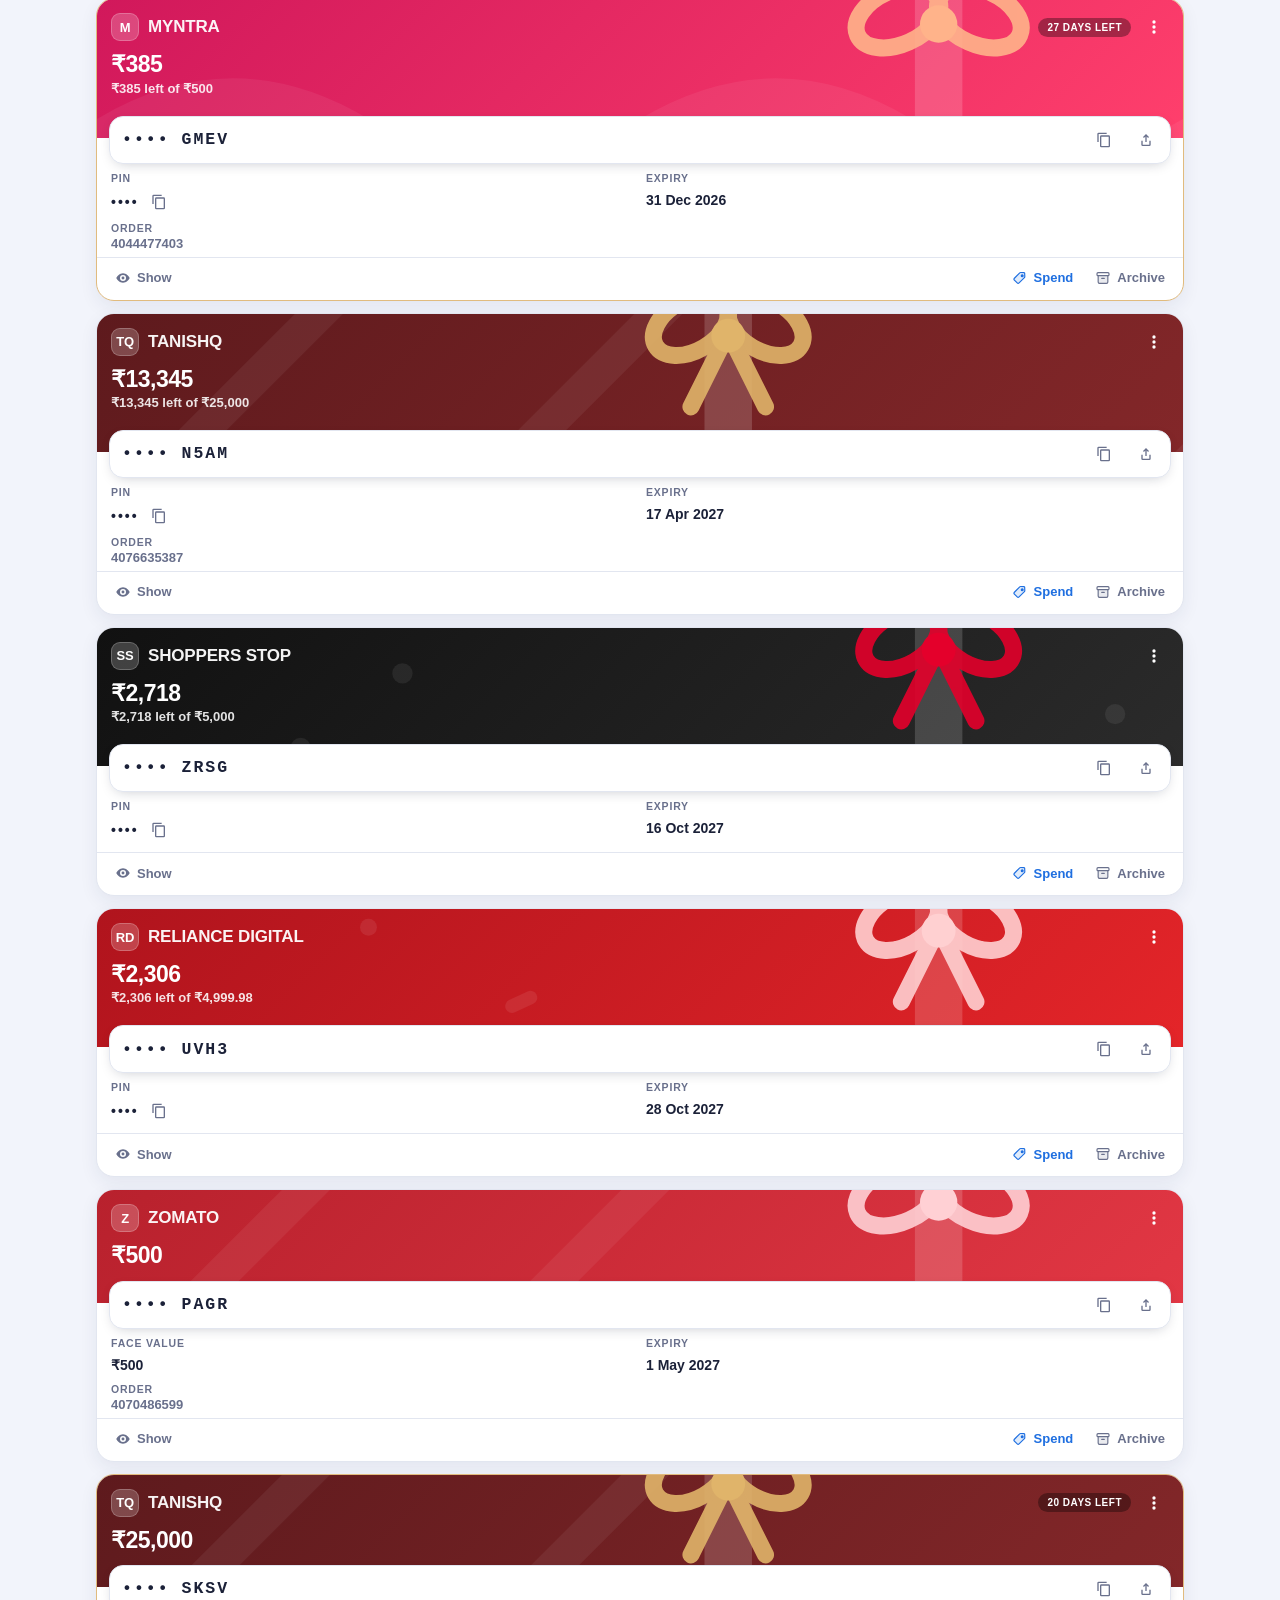
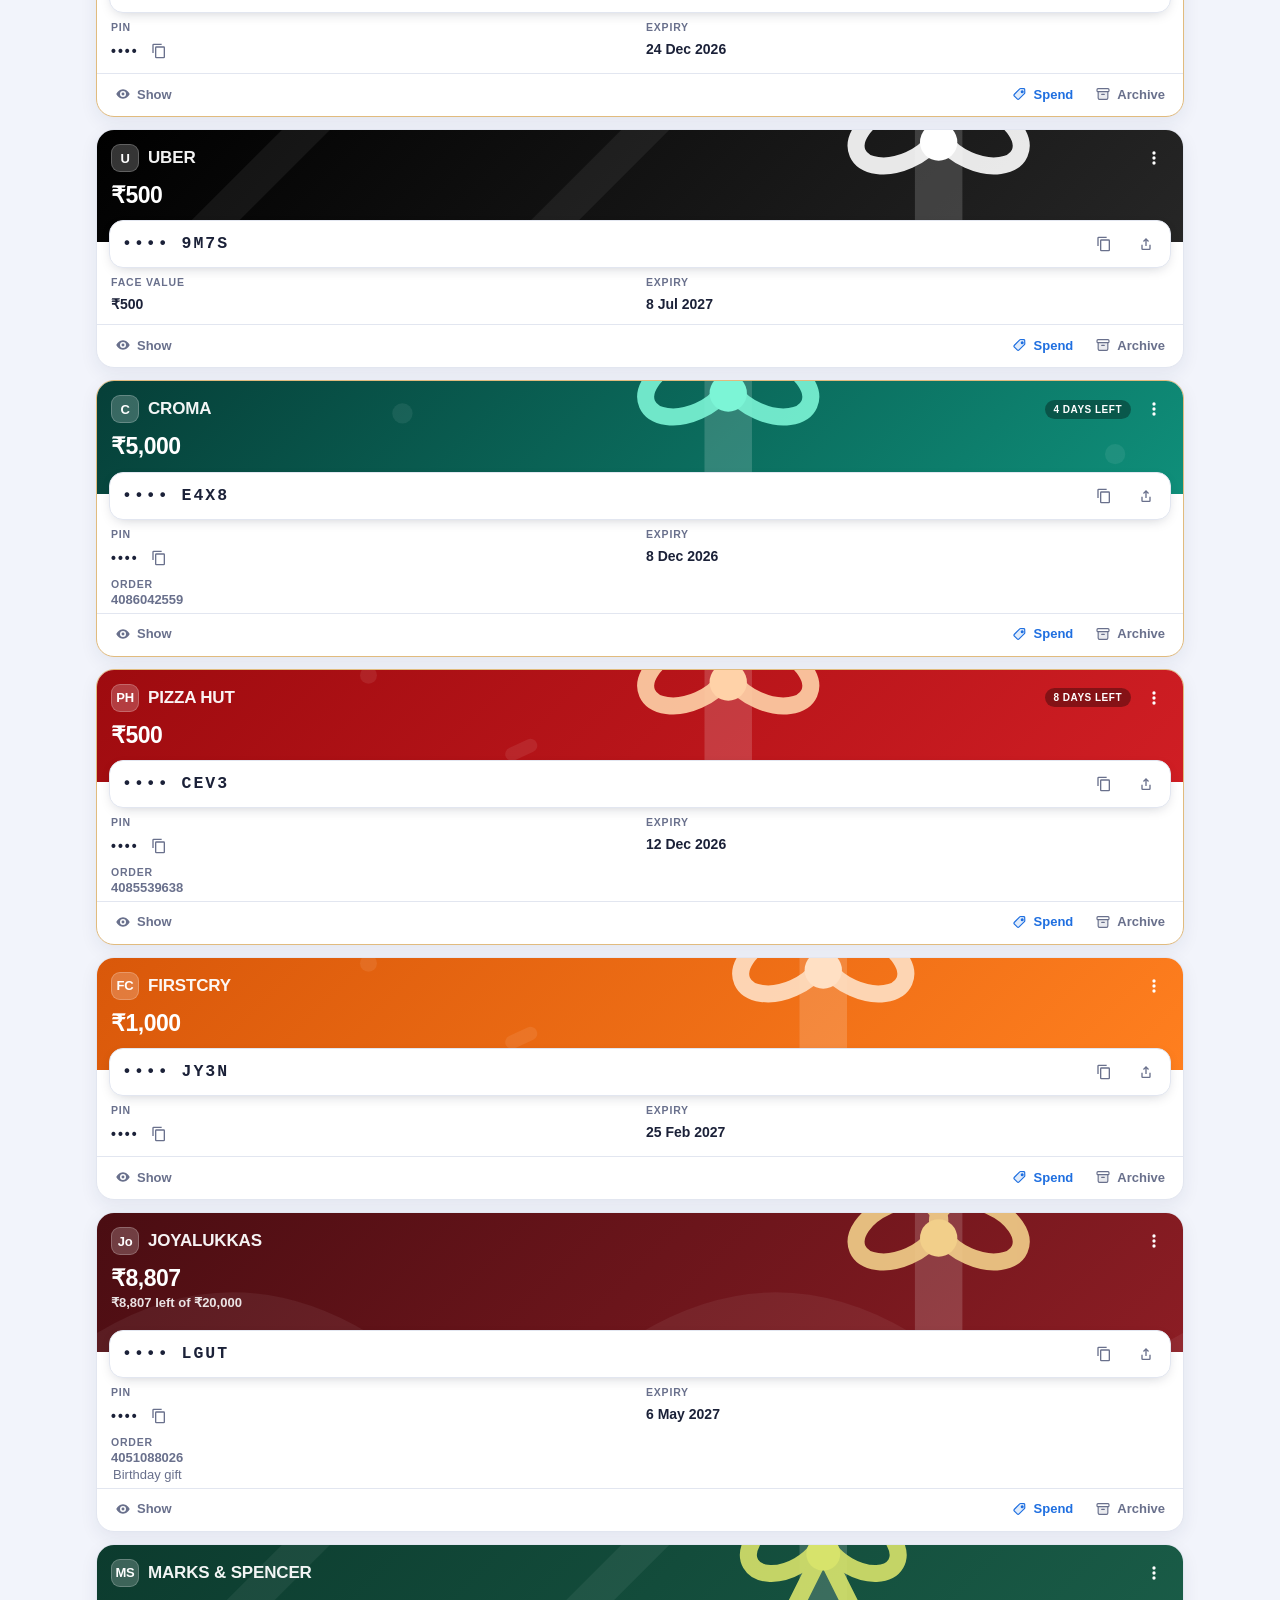
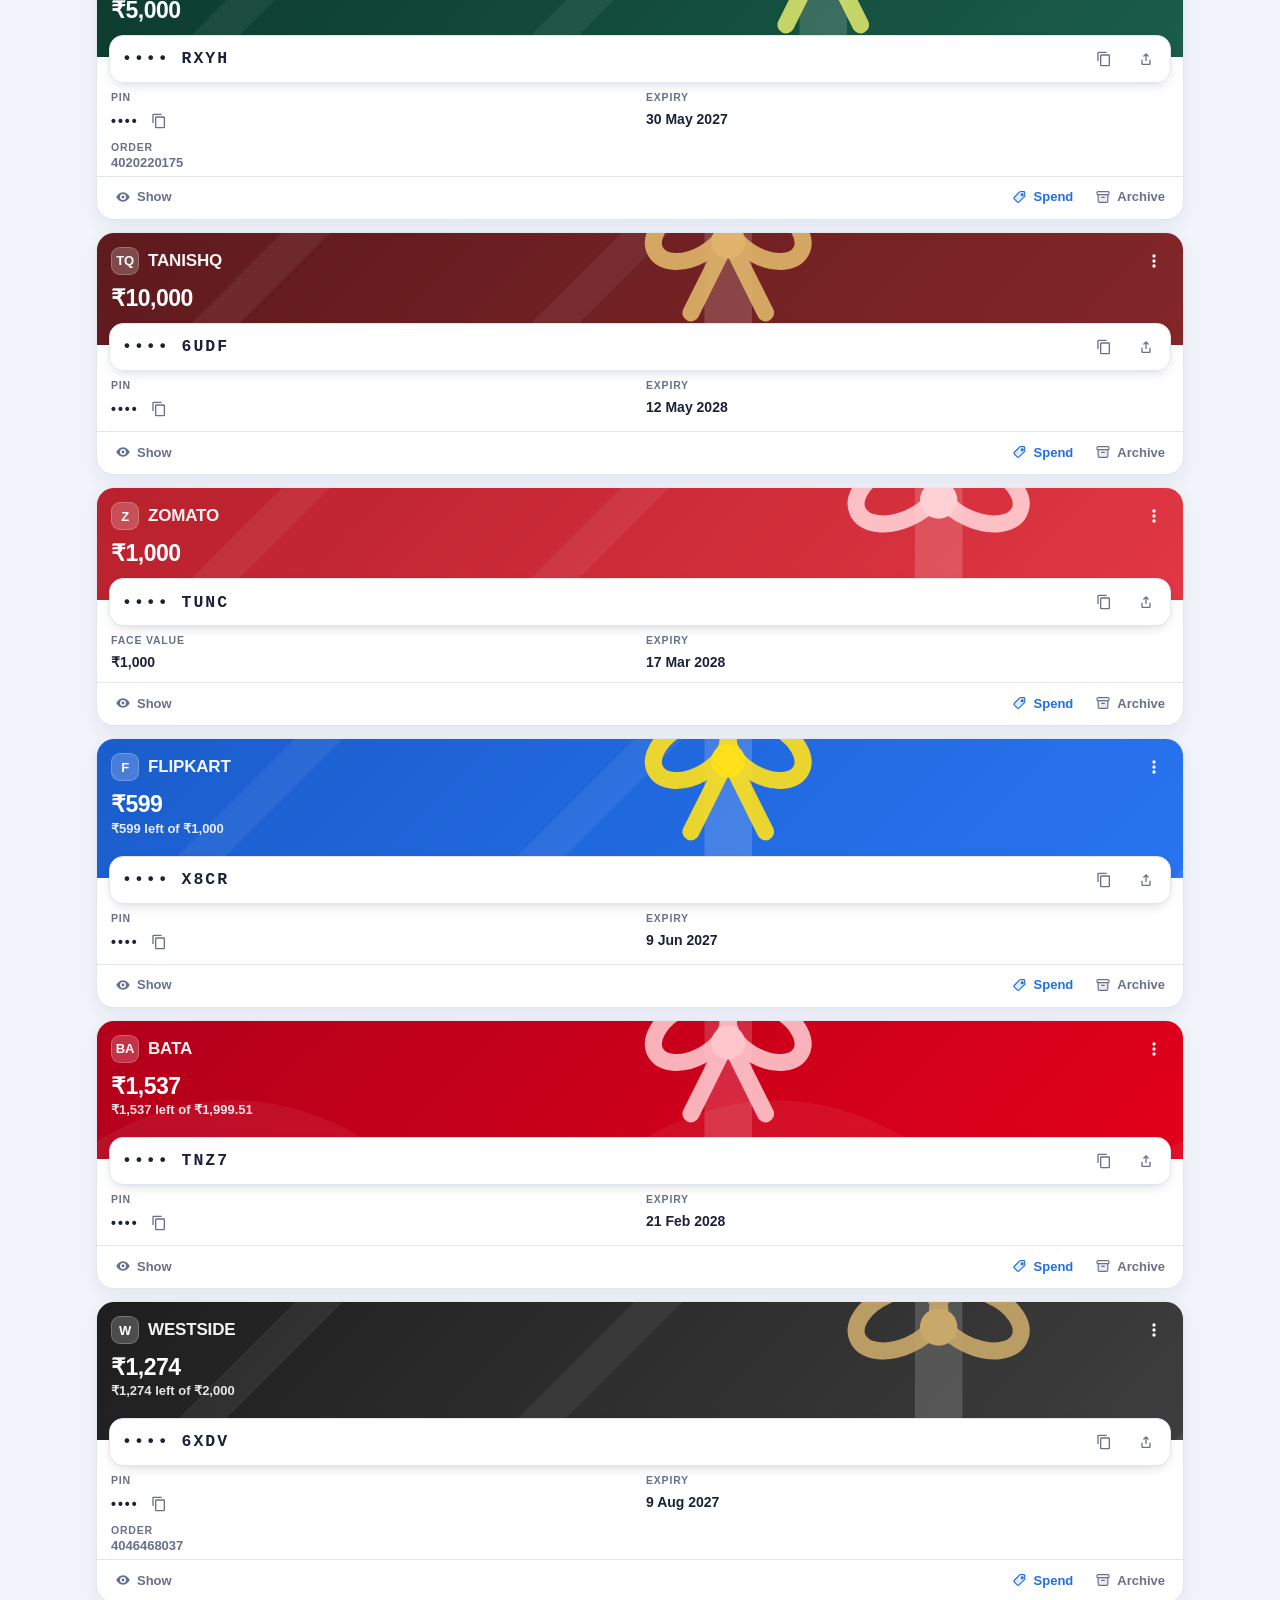
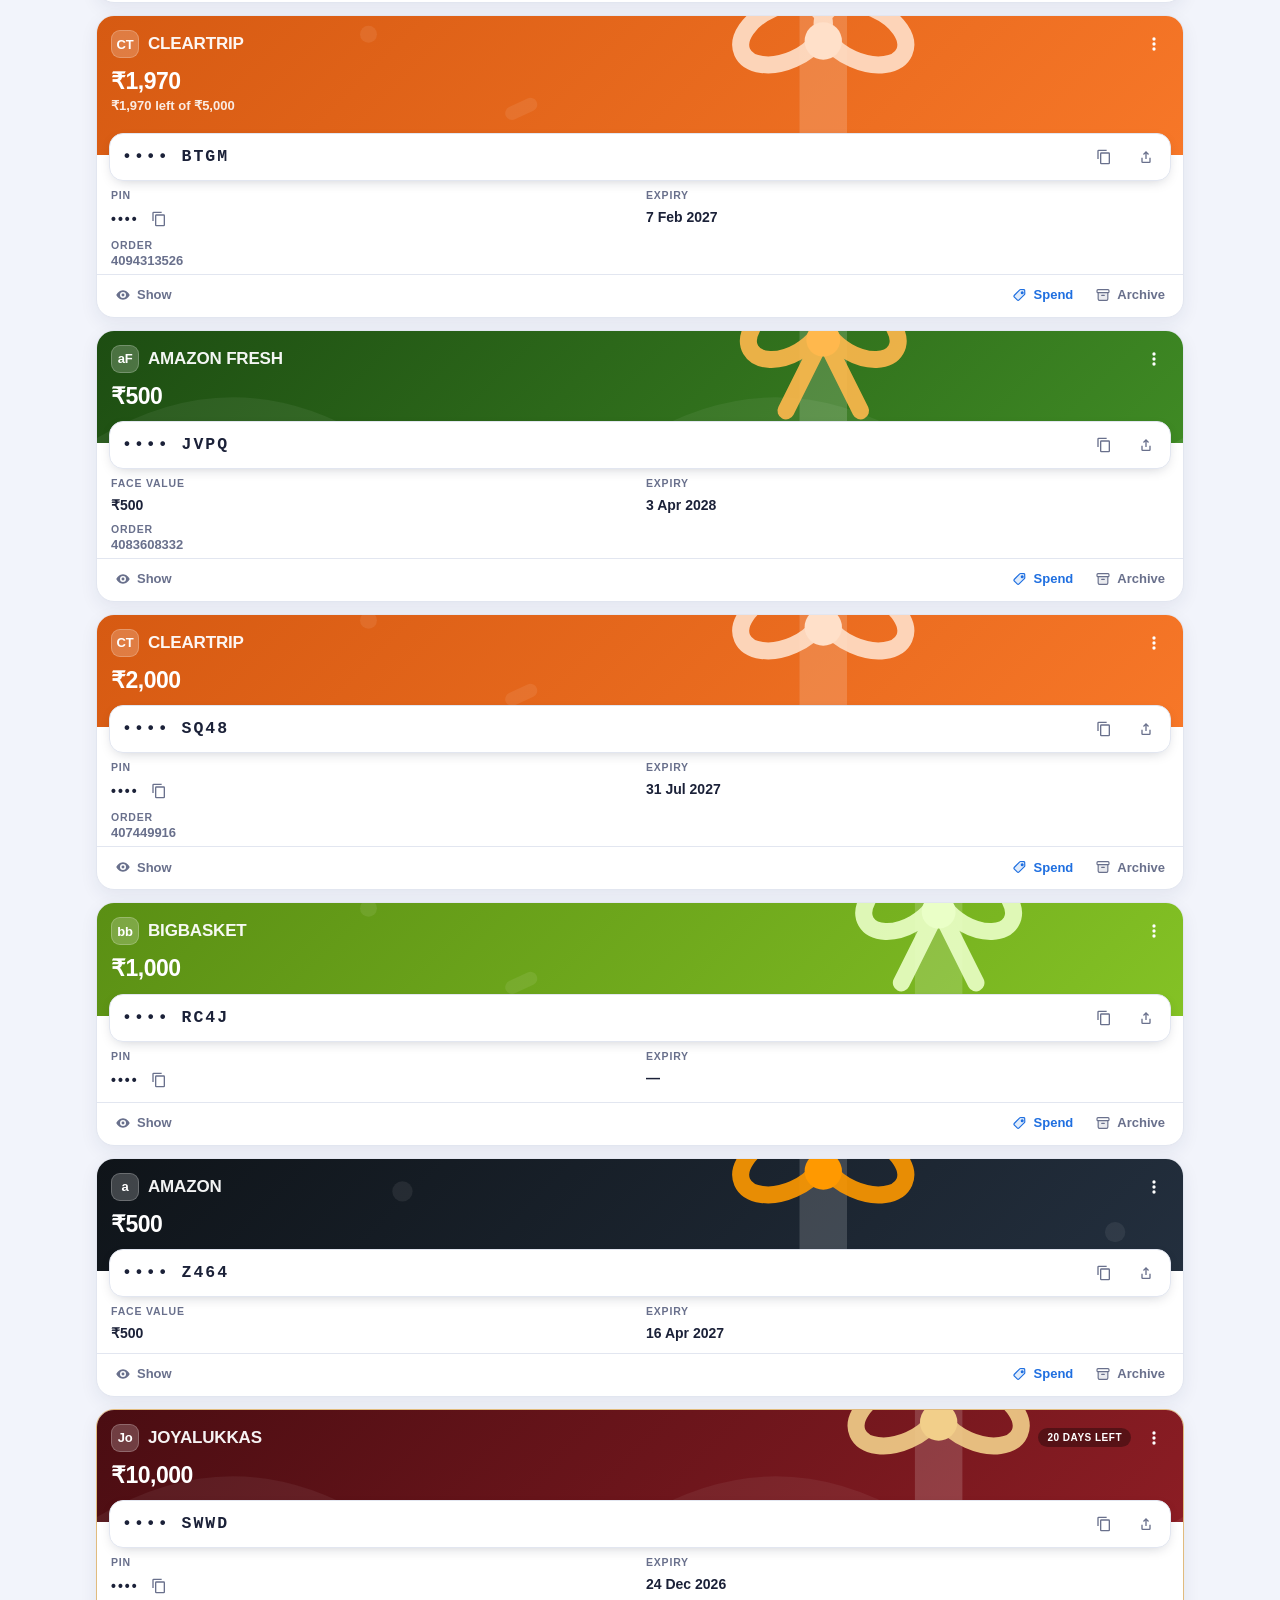
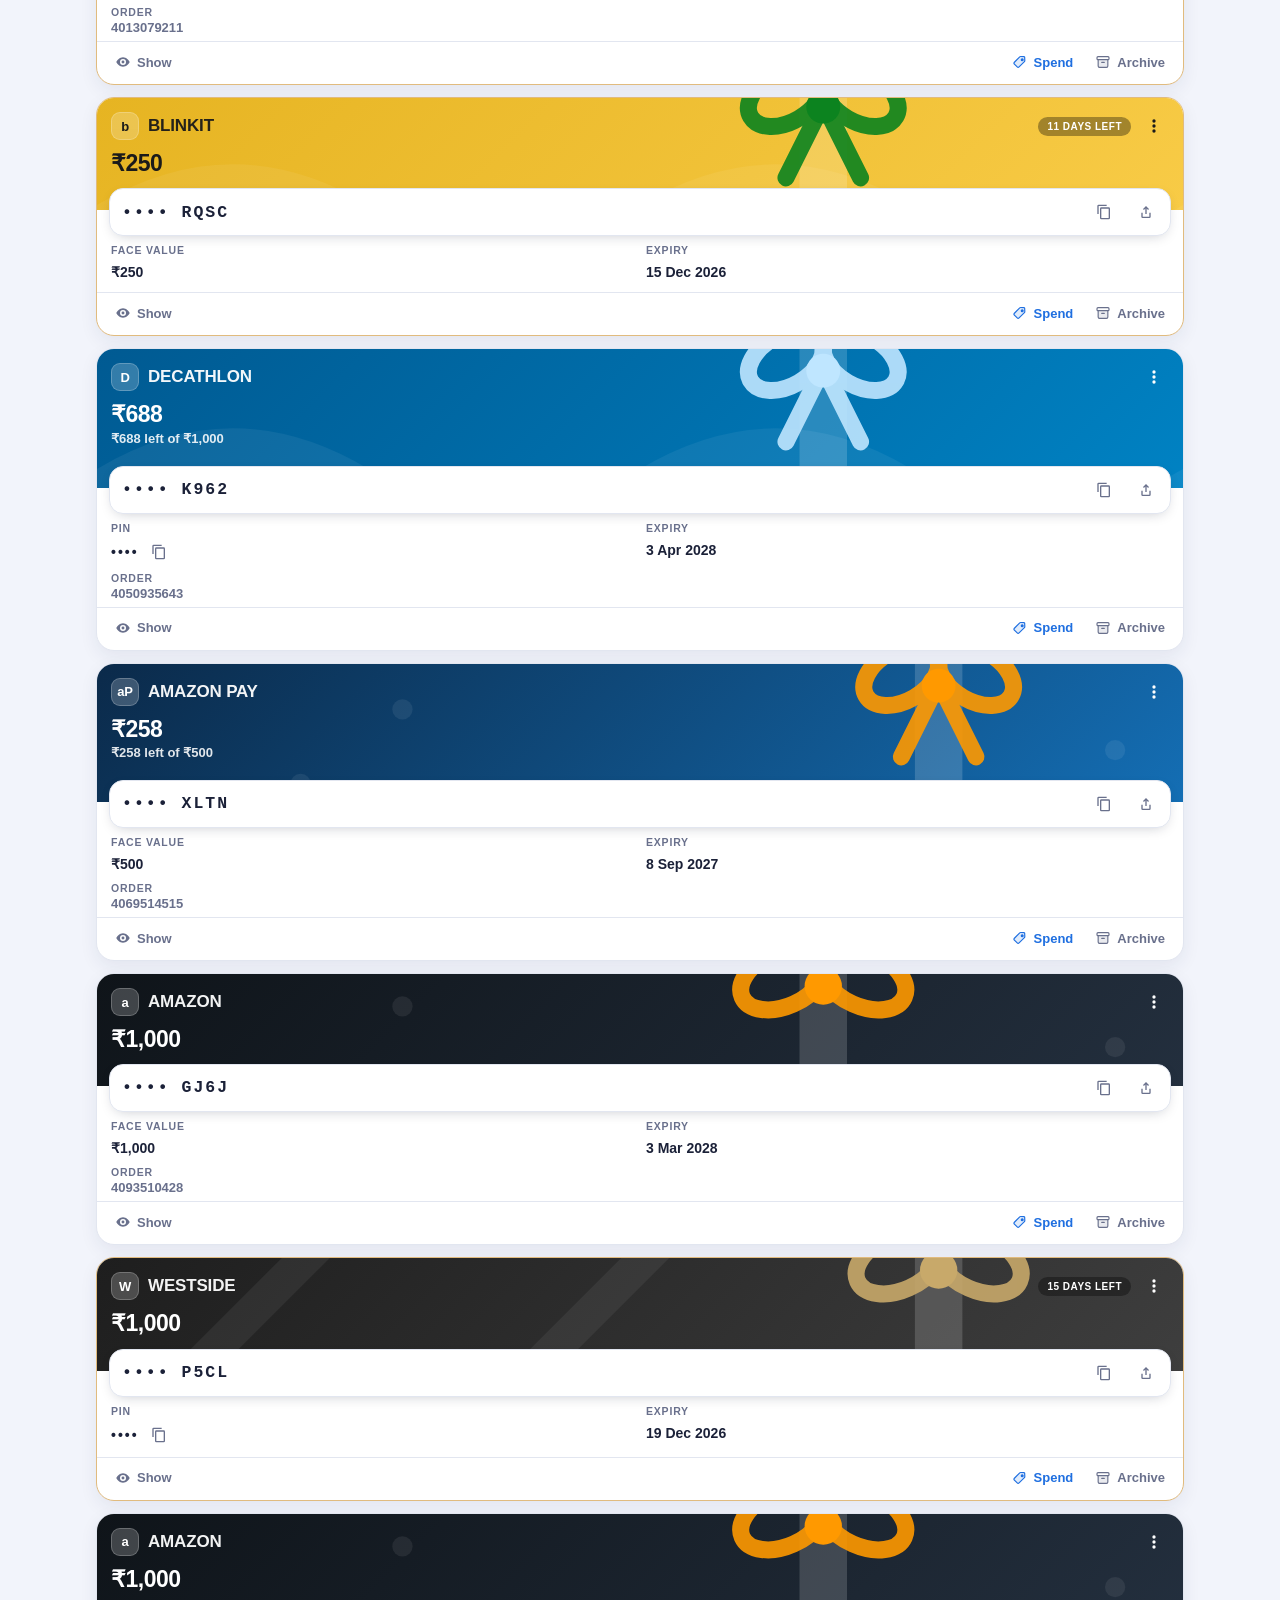
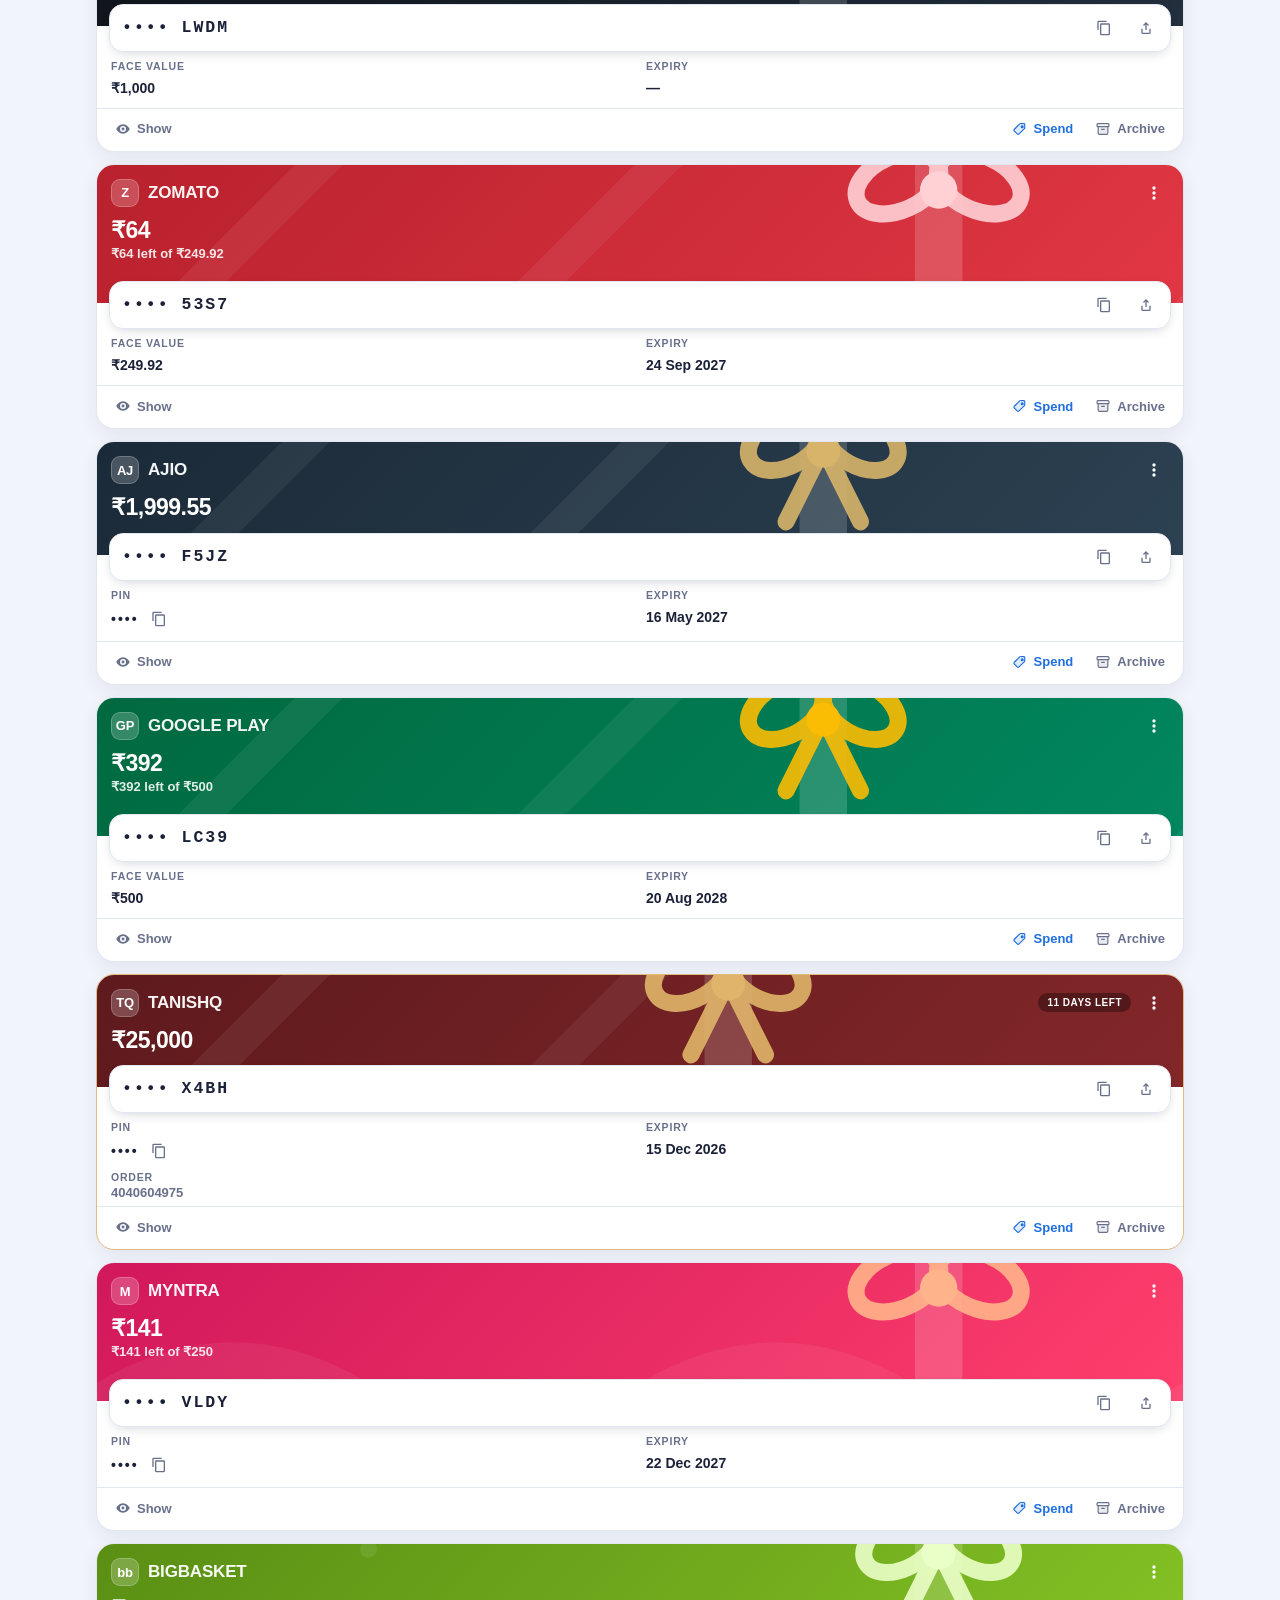
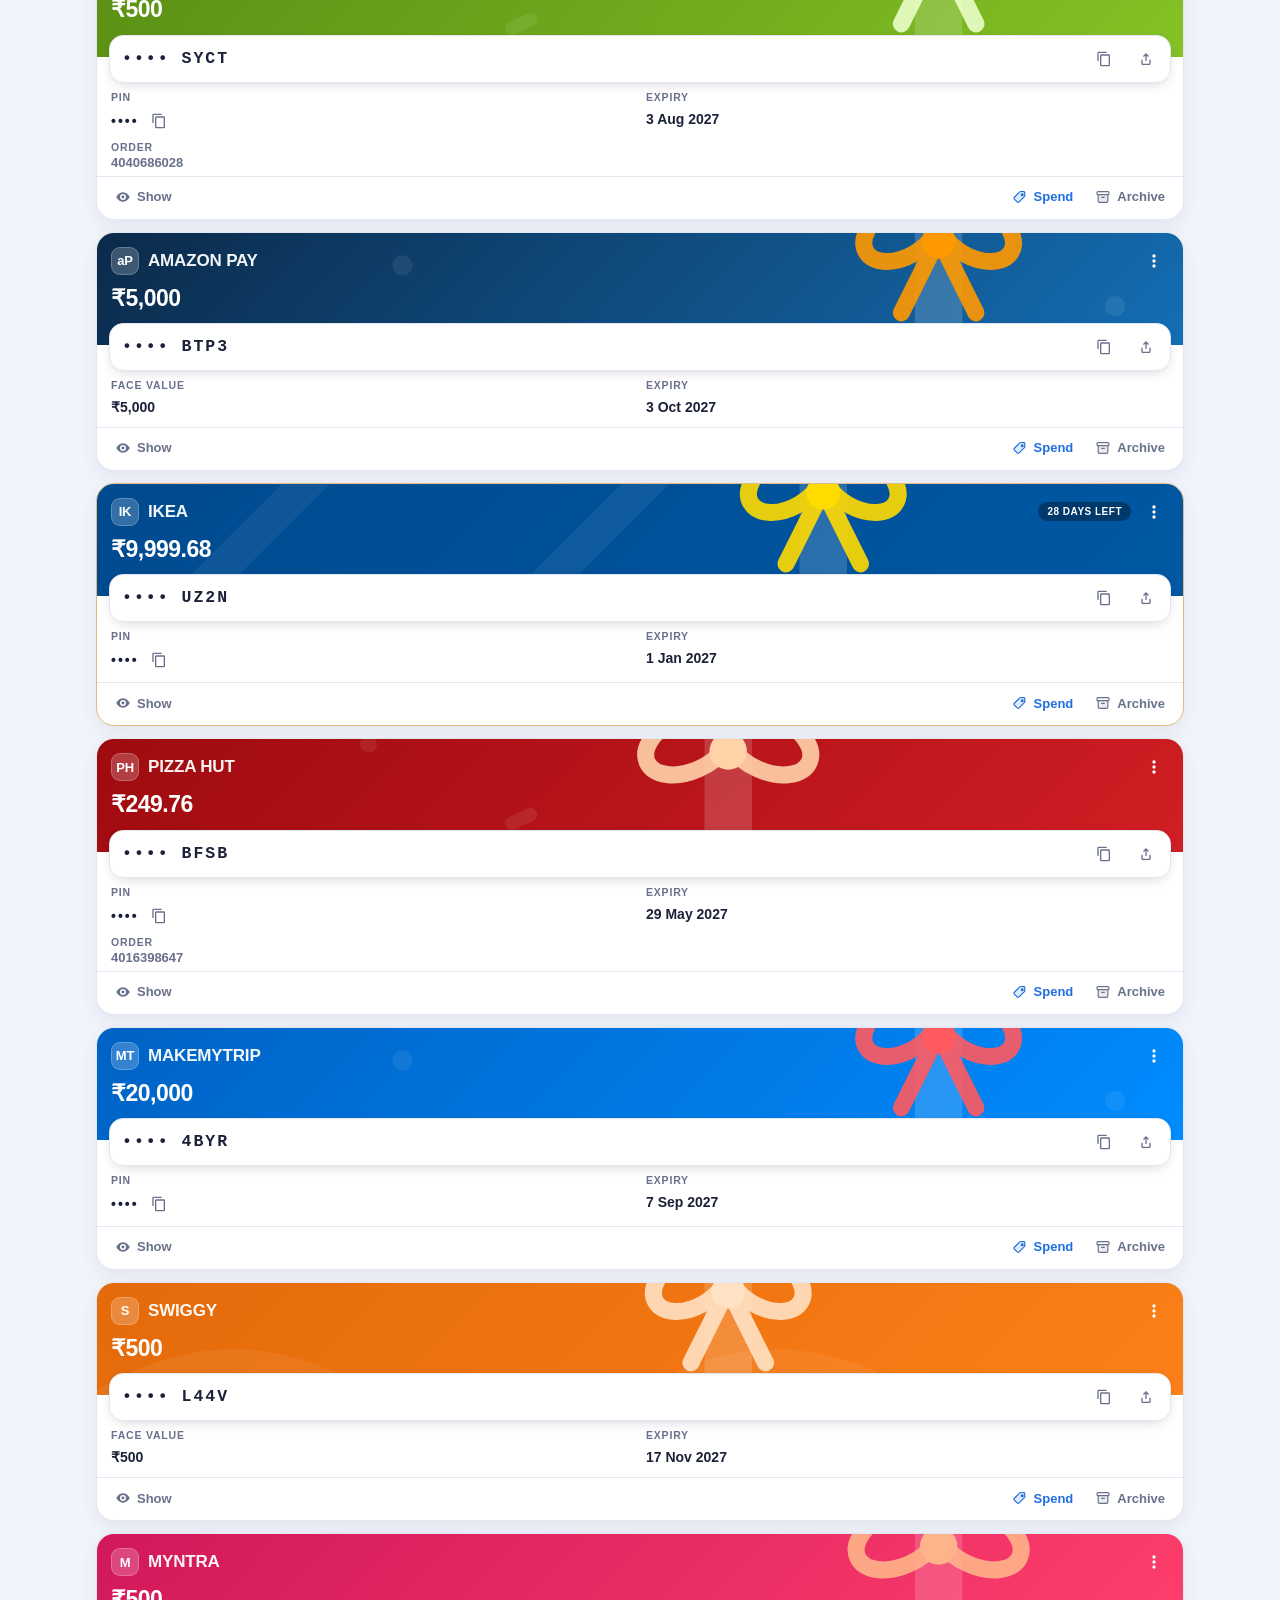
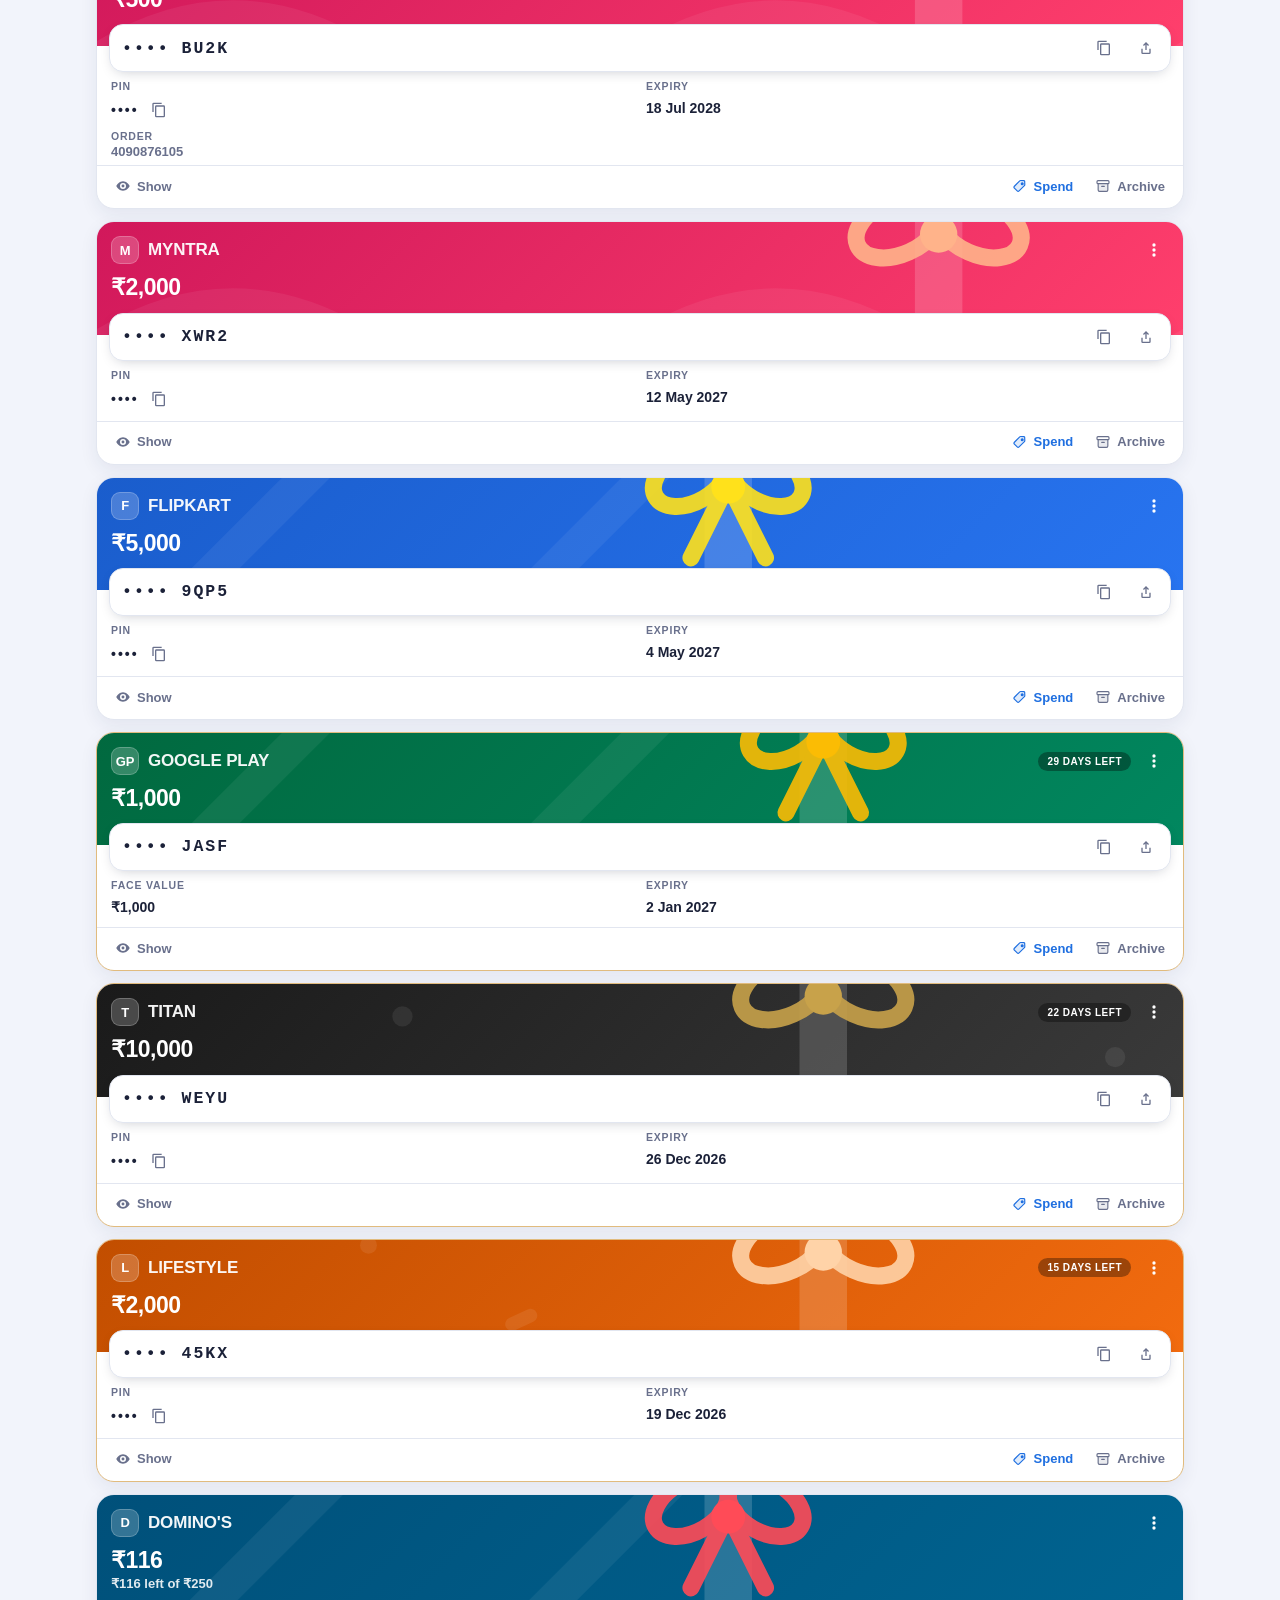
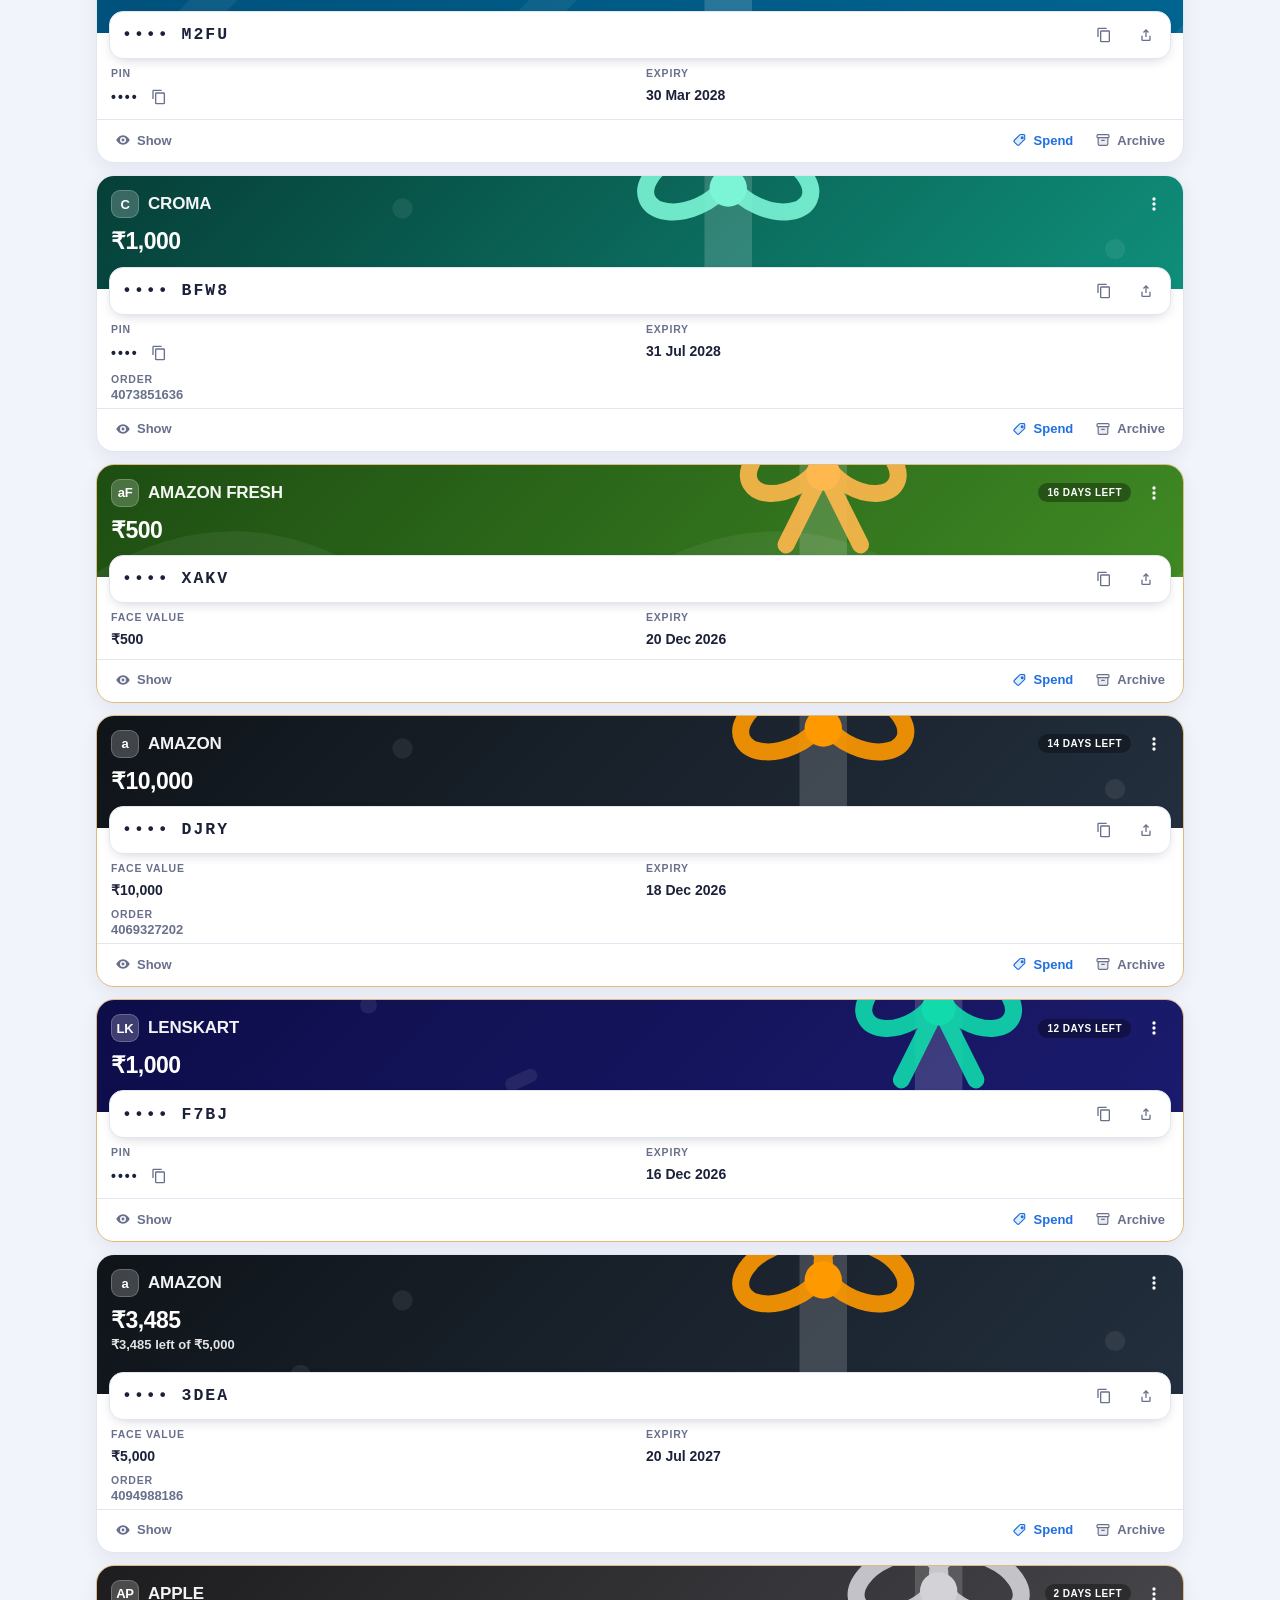
<file: demo/index.html>
<!DOCTYPE html>
<html lang="en">
<head>
<meta name="robots" content="noindex" />
<meta name="demo-app" content="app.js?v=d14b0f16" />
<meta charset="UTF-8" />
<!-- 1.3.10 security: only this app's own files may run. Injected script (from
     a crafted shared email, screenshot text or import file) cannot execute or
     send anything out. 'unsafe-inline' covers style attributes only; there are
     no inline scripts or on* handlers anywhere in the page. -->
<meta http-equiv="Content-Security-Policy" content="default-src 'self'; script-src 'self' 'wasm-unsafe-eval'; style-src 'self' 'unsafe-inline'; img-src 'self' data: blob:; font-src 'self' data:; connect-src 'self' data: blob:; media-src 'self' blob: mediastream:; worker-src 'self' blob:; object-src 'none'; base-uri 'none'; form-action 'none'" />
<!-- viewport-fit=cover lets the header run under the notch and the list run to
     the bottom edge; mobile.css puts the padding back with safe-area insets.
     maximum-scale stops a double-tap on a voucher code zooming the whole app. -->
<meta name="viewport" content="width=device-width, initial-scale=1, maximum-scale=1, viewport-fit=cover" />
<meta name="theme-color" content="#2f8bf6" />
<meta name="color-scheme" content="light dark" />
<!-- Filled in by tools/sync.js from package.json (version + build). -->
<meta name="app-version" content="1.3.11 (10316)" />
<title>Gift Card Vault</title>
<link rel="icon" href="favicon.svg" />
<link rel="stylesheet" href="style.css?v=d64ec6ac" />
<link rel="stylesheet" href="mobile.css?v=25a495a9" />
<link rel="stylesheet" href="demo.css" />
</head>
<body data-theme="light">

<!-- The desktop builds open an ACTIVATION screen here for the offline
     machine-locked licence. The store builds have no licence gate at all:
     Google Play and the App Store require their own billing for paid
     features, and iOS has no stable hardware identifier to bind a code to.
     See HANDOVER-ANDROID.md section 2. -->

<!-- Welcome / unlock: "Gift box" (chosen 03-Oct-2026 from the welcome-screen
     options page). The Ocean splash continues straight into this screen - the
     whole page is the wrapped gift, ribbons crossing behind the mark - and the
     password sits in a white sheet rising from the bottom, the same sheet the
     app uses everywhere. Behaviour is unchanged: same fields, same ids. -->
<div id="lock" class="lock-screen gift-lock hidden">
  <svg class="lk-art" viewBox="0 0 390 844" preserveAspectRatio="xMidYMid slice" aria-hidden="true">
    <rect x="262" y="-10" width="34" height="870" fill="#ffffff" fill-opacity=".10"/>
    <rect x="-10" y="470" width="420" height="26" fill="#ffffff" fill-opacity=".08"/>
    <g fill="#ffffff" fill-opacity=".12"><circle cx="54" cy="120" r="4"/><circle cx="340" cy="96" r="4"/><circle cx="90" cy="290" r="3"/><circle cx="356" cy="270" r="3"/><circle cx="40" cy="410" r="3"/></g>
  </svg>
  <div class="lk-hero">
    <div class="lk-mark" aria-hidden="true"><svg viewBox="0 0 72 72" width="120" height="120"><g transform="translate(0 3.5)"><rect x="13" y="21" width="46" height="31" rx="7" fill="#ffffff"/><rect x="13" y="27" width="46" height="4.6" fill="#ff7a2f"/><rect x="21.5" y="21" width="4.6" height="31" fill="#ff7a2f"/><ellipse cx="19.2" cy="17.4" rx="5.2" ry="3.3" transform="rotate(-28 19.2 17.4)" fill="none" stroke="#ff7a2f" stroke-width="2.7"/><ellipse cx="28.4" cy="17.4" rx="5.2" ry="3.3" transform="rotate(28 28.4 17.4)" fill="none" stroke="#ff7a2f" stroke-width="2.7"/><circle cx="23.8" cy="21" r="3" fill="#ff7a2f"/><circle cx="39.5" cy="40" r="4.6" fill="#3a2fc9"/><path d="M37.09 42.53h4.83l1.61 6.21h-8.05z" fill="#3a2fc9"/><rect x="46" y="43.5" width="8" height="2.8" rx="1.4" fill="#3a2fc9" opacity=".55"/></g></svg></div>
    <h1 class="lk-name">Gift Card Vault</h1>
    <p class="lk-tag">Private · encrypted · offline</p>
  </div>
  <div class="lock-card lk-sheet">
    <div class="lk-handle" aria-hidden="true"></div>
    <h2 id="lock-title" class="lk-title">Welcome back</h2>
    <p id="lock-sub" class="lk-sub">Your vault is locked. Unlock to see your gift cards.</p>
    <form id="unlock-form" autocomplete="off">
      <!-- 1.3.9: each password field has an eye, so what was typed can be
           checked before the vault is created (closed-test bug: a vault was
           created with a password the user never typed). -->
      <div class="pw-field"><input id="pw" type="password" placeholder="Master password" autocomplete="current-password" autocapitalize="off" autocorrect="off" spellcheck="false" autofocus />
        <button class="pw-eye" type="button" data-eye="pw" aria-label="Show password" aria-pressed="false"></button></div>
      <!-- Strength meter: shown only while CHOOSING a password (first run),
           never when typing a known one back in. Same rules as Card Vault. -->
      <div class="pw-strength hidden" id="pw-strength">
        <div class="pw-bars">
          <span class="pw-seg"></span><span class="pw-seg"></span>
          <span class="pw-seg"></span><span class="pw-seg"></span>
          <span class="pw-seg"></span>
        </div>
        <div class="pw-meta">
          <span class="pw-label" id="pw-strength-label"></span>
          <span class="pw-hint" id="pw-strength-hint"></span>
        </div>
      </div>
      <div class="pw-field hidden" id="pw2-wrap"><input id="pw2" type="password" placeholder="Confirm master password" autocomplete="off" autocapitalize="off" autocorrect="off" spellcheck="false" />
        <button class="pw-eye" type="button" data-eye="pw2" aria-label="Show password" aria-pressed="false"></button></div>
      <p id="lock-err" class="err"></p>
      <button type="submit" id="unlock-btn" class="primary">Unlock</button>
      <!-- 1.3.9 (Card Vault 1.3.6): new users only; existing users are never
           prompted - the terms live in Settings. -->
      <p class="lock-terms hidden" id="lock-terms">By creating a vault you agree to the
        <button type="button" class="linkish" id="lock-terms-link">Terms &amp; conditions</button>.</p>
      <button type="button" id="bio-unlock-btn" class="bio-btn hidden">
        <svg viewBox="0 0 24 24" width="18" height="18" aria-hidden="true"><path fill="currentColor" d="M12 2a9.7 9.7 0 0 0-5 1.4.9.9 0 1 0 .9 1.5A7.9 7.9 0 0 1 12 3.8a8 8 0 0 1 4.1 1.1.9.9 0 1 0 .9-1.5A9.7 9.7 0 0 0 12 2Zm0 3.6a6.4 6.4 0 0 0-6.4 6.4v3a.9.9 0 0 0 1.8 0v-3a4.6 4.6 0 0 1 9.2 0c0 2.3-.3 4.2-.9 5.8a.9.9 0 0 0 1.7.6c.7-1.8 1-3.9 1-6.4A6.4 6.4 0 0 0 12 5.6Zm0 3a3.4 3.4 0 0 0-3.4 3.4c0 2.6-.4 4.6-1.2 6a.9.9 0 0 0 1.6.9c1-1.7 1.4-4 1.4-6.9a1.6 1.6 0 0 1 3.2 0c0 3-.3 5.3-1 7a.9.9 0 0 0 1.7.6c.8-2 1.1-4.5 1.1-7.6A3.4 3.4 0 0 0 12 8.6Z"/></svg>
        Unlock with fingerprint
      </button>
    </form>
    <!-- Plan gate: replaces the form above once the 30-day free trial and any
         paid year are over. 1.3.11: the two plans side by side (Yearly,
         Lifetime), prices as the store states them. See billing.js. -->
    <div id="sub-gate" class="sub-gate hidden">
      <div id="sub-options" class="plan-options"></div>
      <p id="sub-msg" class="err"></p>
      <button type="button" id="sub-restore" class="link-btn">Already paid? Restore</button>
    </div>
    <p class="fineprint lk-fine"><span class="ico ico-sm" data-icon="lock"></span> Stays on this phone. No account, no internet.</p>
  </div>
</div>

<!-- Dashboard -->
<div id="app" class="hidden">
  <header class="topbar" id="topbar">
    <div class="brand"><span class="brand-mark gk-mark" aria-hidden="true"><svg viewBox="0 0 72 72" width="34" height="34"><g transform="translate(0 3.5)"><rect x="13" y="21" width="46" height="31" rx="7" fill="#ffffff"/><rect x="13" y="27" width="46" height="4.6" fill="#ff7a2f"/><rect x="21.5" y="21" width="4.6" height="31" fill="#ff7a2f"/><ellipse cx="19.2" cy="17.4" rx="5.2" ry="3.3" transform="rotate(-28 19.2 17.4)" fill="none" stroke="#ff7a2f" stroke-width="2.7"/><ellipse cx="28.4" cy="17.4" rx="5.2" ry="3.3" transform="rotate(28 28.4 17.4)" fill="none" stroke="#ff7a2f" stroke-width="2.7"/><circle cx="23.8" cy="21" r="3" fill="#ff7a2f"/><circle cx="39.5" cy="40" r="4.6" fill="#3a2fc9"/><path d="M37.09 42.53h4.83l1.61 6.21h-8.05z" fill="#3a2fc9"/><rect x="46" y="43.5" width="8" height="2.8" rx="1.4" fill="#3a2fc9" opacity=".55"/></g></svg></span><span class="brand-text"><small>YOUR PRIVATE</small>Gift Card Vault</span></div>
    <div class="topbar-actions">
      <!-- Search lives here as an icon and expands OVER the header (see
           .topbar.is-searching) - Card Vault 1.3.1's fix for a permanent
           search row eating the first screen. -->
      <!-- 1.3.10 (feedback): Card Vault's header - the icon actions share one
           soft tinted capsule on a phone, with Card Vault's own icons; the +
           stands beside it. A plain wrapper (display: contents) on desktop. -->
      <div class="act-group">
      <button id="search-btn" class="icon-btn icon-only" type="button" title="Search cards" aria-label="Search cards">
        <svg viewBox="0 0 24 24" width="20" height="20" aria-hidden="true"><path fill="currentColor" d="M9.5 3A6.5 6.5 0 0 0 3 9.5 6.5 6.5 0 0 0 9.5 16c1.61 0 3.09-.59 4.23-1.57l.27.28v.79l5 4.99L20.49 19l-4.99-5h-.79l-.28-.27A6.471 6.471 0 0 0 16 9.5 6.5 6.5 0 0 0 9.5 3zm0 2C11.99 5 14 7.01 14 9.5S11.99 14 9.5 14 5 11.99 5 9.5 7.01 5 9.5 5z"/></svg>
      </button>
      <button id="vault-btn" class="icon-btn icon-only" type="button" title="Settings" aria-label="Settings">
        <svg viewBox="0 0 24 24" width="20" height="20" aria-hidden="true"><path fill="currentColor" d="M19.14 12.94c.04-.3.06-.61.06-.94 0-.32-.02-.64-.07-.94l2.03-1.58a.49.49 0 0 0 .12-.61l-1.92-3.32a.488.488 0 0 0-.59-.22l-2.39.96c-.5-.38-1.03-.7-1.62-.94l-.36-2.54a.484.484 0 0 0-.48-.41h-3.84c-.24 0-.43.17-.47.41l-.36 2.54c-.59.24-1.13.57-1.62.94l-2.39-.96c-.22-.08-.47 0-.59.22L2.74 8.87c-.12.21-.08.47.12.61l2.03 1.58c-.05.3-.09.63-.09.94s.02.64.07.94l-2.03 1.58a.49.49 0 0 0-.12.61l1.92 3.32c.12.22.37.29.59.22l2.39-.96c.5.38 1.03.7 1.62.94l.36 2.54c.05.24.24.41.48.41h3.84c.24 0 .44-.17.47-.41l.36-2.54c.59-.24 1.13-.56 1.62-.94l2.39.96c.22.08.47 0 .59-.22l1.92-3.32c.12-.22.07-.47-.12-.61l-2.01-1.58zM12 15.6c-1.98 0-3.6-1.62-3.6-3.6s1.62-3.6 3.6-3.6 3.6 1.62 3.6 3.6-1.62 3.6-3.6 3.6z"/></svg>
      </button>
      <button id="bell-btn" class="icon-btn icon-only bell-btn" type="button" title="Expiry alerts" aria-label="Expiry alerts">
        <svg viewBox="0 0 24 24" width="20" height="20" aria-hidden="true"><path fill="currentColor" d="M12 22a2.2 2.2 0 0 0 2.2-2.2H9.8A2.2 2.2 0 0 0 12 22Zm6.6-6.4V11c0-3.1-1.7-5.7-4.6-6.4V4a2 2 0 0 0-4 0v.6C7.1 5.3 5.4 7.9 5.4 11v4.6L3.2 17.8v1.1h17.6v-1.1l-2.2-2.2Z"/></svg>
        <span class="bell-badge hidden" id="bell-badge"></span>
      </button>
      <button id="archive-btn" class="icon-btn icon-only" type="button" title="Show archived cards" aria-label="Show archived cards" aria-pressed="false">
        <svg viewBox="0 0 24 24" width="20" height="20" aria-hidden="true"><path fill="currentColor" d="M20.5 4h-17A1.5 1.5 0 0 0 2 5.5v2A1.5 1.5 0 0 0 3.5 9H4v9a2 2 0 0 0 2 2h12a2 2 0 0 0 2-2V9h.5A1.5 1.5 0 0 0 22 7.5v-2A1.5 1.5 0 0 0 20.5 4ZM6 9h12v9H6V9Zm3.5 3h5a1 1 0 0 0 0-2h-5a1 1 0 0 0 0 2ZM4 6h16v1H4V6Z"/></svg>
      </button>
      <button id="theme-btn" class="icon-btn icon-only" type="button" title="Toggle theme" aria-label="Toggle theme">
        <svg class="i-sun" viewBox="0 0 24 24" width="20" height="20" aria-hidden="true"><path fill="currentColor" d="M12 7a5 5 0 1 0 0 10 5 5 0 0 0 0-10Zm0-5h0m0 20h0M4 12H2m20 0h-2M5.6 5.6 4.2 4.2m15.6 15.6-1.4-1.4M5.6 18.4 4.2 19.8M19.8 4.2l-1.4 1.4" stroke="currentColor" stroke-width="1.6" stroke-linecap="round"/></svg>
        <svg class="i-moon" viewBox="0 0 24 24" width="20" height="20" aria-hidden="true"><path fill="currentColor" d="M21 12.8A9 9 0 1 1 11.2 3a7 7 0 0 0 9.8 9.8Z"/></svg>
      </button>
      <button id="lock-btn" class="icon-btn icon-only" type="button" title="Lock vault" aria-label="Lock vault">
        <svg viewBox="0 0 24 24" width="20" height="20" aria-hidden="true"><path fill="currentColor" d="M12 1 4 4.5V11c0 4.7 3.4 8.9 8 10 4.6-1.1 8-5.3 8-10V4.5L12 1Z" opacity=".18"/><path fill="currentColor" d="M12 6.5A2.5 2.5 0 0 0 9.5 9v1H9a1 1 0 0 0-1 1v4a1 1 0 0 0 1 1h6a1 1 0 0 0 1-1v-4a1 1 0 0 0-1-1h-.5V9A2.5 2.5 0 0 0 12 6.5Zm-1 3.5V9a1 1 0 1 1 2 0v1h-2Z"/></svg>
      </button>
      </div>
      <!-- Phone only: the add panel moves into a sheet (setupMobileLayout),
           so the inventory is on the first screen instead of a long form. -->
      <button id="add-open-btn" class="add-open hidden" type="button" title="Add a card" aria-label="Add a card">
        <svg viewBox="0 0 24 24" width="20" height="20"><path fill="currentColor" d="M11 5h2v6h6v2h-6v6h-2v-6H5v-2h6V5Z"/></svg>
      </button>
    </div>

    <!-- Expanded search. Replaces the header's contents rather than adding a
         row, so searching costs no permanent vertical space. -->
    <div class="topbar-search hidden" id="top-search">
      <button class="icon-btn icon-only" id="search-back" type="button" aria-label="Close search">
        <svg viewBox="0 0 24 24" width="18" height="18"><path fill="currentColor" d="M20 11H7.8l5.6-5.6L12 4l-8 8 8 8 1.4-1.4L7.8 13H20v-2Z"/></svg>
      </button>
      <input id="search" type="search" inputmode="search" autocomplete="off" autocorrect="off"
             spellcheck="false" enterkeyhint="search"
             placeholder="Brand, code, order, notes…" aria-label="Search cards" />
      <button class="icon-btn icon-only hidden" id="search-clear" type="button" aria-label="Clear search">
        <svg viewBox="0 0 24 24" width="18" height="18"><path fill="currentColor" d="m6.4 5 5.6 5.6L17.6 5 19 6.4 13.4 12 19 17.6 17.6 19 12 13.4 6.4 19 5 17.6 10.6 12 5 6.4 6.4 5Z"/></svg>
      </button>
    </div>
  </header>

  <main>
    <!-- Hero: ONE card - the vault's value, and the four counts inside it as
         a row of filters. (It was a value card plus four separate tiles below
         it, ~260px of the first screen.) Same brand gradient as the app icon,
         with the icon's ribbon and bow, so the two read as one product. -->
    <section class="hero">
      <div class="vault-value">
        <svg class="vv-ribbon" viewBox="0 0 160 120" preserveAspectRatio="xMaxYMin meet" aria-hidden="true">
          <rect x="96" y="-4" width="16" height="128" fill="#ffffff" fill-opacity=".16"/>
          <rect x="-4" y="54" width="170" height="12" fill="#ffffff" fill-opacity=".10"/>
          <g fill="none" stroke="#ff7a2f" stroke-width="6"><ellipse cx="90" cy="28" rx="15" ry="9" transform="rotate(-24 90 28)"/><ellipse cx="118" cy="28" rx="15" ry="9" transform="rotate(24 118 28)"/></g>
          <circle cx="104" cy="31" r="6.5" fill="#ff7a2f"/>
        </svg>
        <span class="vv-label">VAULT VALUE</span>
        <!-- 1.3.11 (B6): one arrow folds the card to a slim bar and opens it again. -->
        <button type="button" id="vv-fold" class="vv-fold" aria-expanded="true" aria-label="Collapse the vault card">
          <svg viewBox="0 0 24 24" width="20" height="20" aria-hidden="true"><path fill="currentColor" d="M7.4 15.4 6 14l6-6 6 6-1.4 1.4-4.6-4.6z"/></svg></button>
        <!-- Plan pill: FREE TRIAL / PREMIUM (billing.js). Tapping opens Settings. -->
        <button type="button" id="plan-pill" class="plan-pill hidden"></button>
        <span class="vv-line"><span id="vv-amount" class="vv-amount">₹0</span>
          <!-- 1.3.11 (B6): the eye beside the total hides it (₹ ••••) or shows it.
               The choice stays as left, across locks and restarts. -->
          <button type="button" id="vv-eye" class="vv-eye" aria-label="Hide vault value" aria-pressed="false"><svg class="i-eye" viewBox="0 0 24 24" width="18" height="18" aria-hidden="true"><path fill="currentColor" d="M12 5c-5 0-9 4.5-10 7 1 2.5 5 7 10 7s9-4.5 10-7c-1-2.5-5-7-10-7Zm0 11.5a4.5 4.5 0 1 1 0-9 4.5 4.5 0 0 1 0 9Zm0-2.3a2.2 2.2 0 1 0 0-4.4 2.2 2.2 0 0 0 0 4.4Z"/></svg><svg class="i-eye-off" viewBox="0 0 24 24" width="18" height="18" aria-hidden="true"><path fill="currentColor" d="M3.3 2 2 3.3l3.1 3.1C3.5 7.7 2.5 9.4 2 12c1 2.5 5 7 10 7 1.8 0 3.4-.5 4.8-1.3l3.9 3.9 1.3-1.3L3.3 2ZM12 16.5a4.5 4.5 0 0 1-4.1-6.3l1.7 1.7a2.2 2.2 0 0 0 2.5 2.5l1.7 1.7c-.6.3-1.2.4-1.8.4ZM12 5c5 0 9 4.5 10 7-.5 1.3-1.6 3-3.2 4.4l-3-3A4.5 4.5 0 0 0 10.6 7.6L8.3 5.3C9.5 5.1 10.7 5 12 5Z"/></svg></button></span>
        <span id="vv-sub" class="vv-sub">across 0 active cards</span>
        <!-- 1.3.10: one tile per store with its total (no codes). Only the
             list below changes; the boxes, Stores and Sort keep working. -->
        <label class="combine-toggle" for="combine-toggle">
          <input type="checkbox" id="combine-toggle" />
          <span class="ct-track" aria-hidden="true"><span class="ct-knob"></span></span>
          <span class="ct-label">Combine by brand</span>
        </label>
        <div class="kpis">
          <button class="kpi" data-status="active"><span class="kpi-ico ico-active"><span class="ico" data-icon="card"></span></span><span class="kpi-label">Active</span><span id="kpi-active" class="kpi-num">0</span></button>
          <button class="kpi warn" data-status="expiring"><span class="kpi-ico ico-expiring"><span class="ico" data-icon="clock"></span></span><span class="kpi-label">Expiring</span><span id="kpi-expiring" class="kpi-num">0</span></button>
          <button class="kpi" data-status="expired"><span class="kpi-ico ico-expired"><span class="ico" data-icon="hourglass"></span></span><span class="kpi-label">Expired</span><span id="kpi-expired" class="kpi-num">0</span></button>
          <button class="kpi" data-status="redeemed"><span class="kpi-ico ico-redeemed"><span class="ico" data-icon="check"></span></span><span class="kpi-label">Redeemed</span><span id="kpi-redeemed" class="kpi-num">0</span></button>
        </div>
      </div>
    </section>

    <!-- Add / paste panel -->
    <section class="panel" id="add-panel">
      <div class="panel-head"><span class="eyebrow">ADD A CARD</span></div>
      <!-- 1.3.11 round 2: + opens on the ways in only - Scan card first and
           biggest, then Upload / Paste / Type it in / Collect codes. Picking one
           folds these into one slim bar ("Scan card · Other ways") and opens just
           that option; the bar brings them back to switch. -->
      <div class="add-launch" id="add-launch">
        <button type="button" class="al-scan" id="in-scan"><svg viewBox="0 0 24 24" width="28" height="28" aria-hidden="true"><path fill="currentColor" d="M9 3 7.2 5H4a2 2 0 0 0-2 2v12a2 2 0 0 0 2 2h16a2 2 0 0 0 2-2V7a2 2 0 0 0-2-2h-3.2L15 3H9Zm3 15a5 5 0 1 1 0-10 5 5 0 0 1 0 10Zm0-2a3 3 0 1 0 0-6 3 3 0 0 0 0 6Z"/></svg><span class="al-t"><b>Scan card</b><small>Point the camera at a gift card, or a voucher on another screen</small></span></button>
        <div class="al-grid">
          <button type="button" class="al-tile" id="in-upload" data-mode="upload"><svg viewBox="0 0 24 24" width="22" height="22" aria-hidden="true"><path fill="currentColor" d="M11 16V7.8l-2.6 2.6L7 9l5-5 5 5-1.4 1.4L13 7.8V16h-2Zm-6 4a2 2 0 0 1-2-2v-3h2v3h14v-3h2v3a2 2 0 0 1-2 2H5Z"/></svg><b>Upload</b><small>Screenshots, PDF, bulk CSV file</small></button>
          <button type="button" class="al-tile" id="in-paste" data-mode="paste"><svg viewBox="0 0 24 24" width="22" height="22" aria-hidden="true"><path fill="currentColor" d="M19 3h-4.2A3 3 0 0 0 12 1a3 3 0 0 0-2.8 2H5a2 2 0 0 0-2 2v14a2 2 0 0 0 2 2h14a2 2 0 0 0 2-2V5a2 2 0 0 0-2-2Zm-7 0a1 1 0 1 1 0 2 1 1 0 0 1 0-2Zm7 16H5V5h2v3h10V5h2v14Z"/></svg><b>Paste</b><small>One voucher or a bulk list - message, email, text</small></button>
          <button type="button" class="al-tile" id="in-form" data-mode="form"><svg viewBox="0 0 24 24" width="22" height="22" aria-hidden="true"><path fill="currentColor" d="M3 17.2V21h3.8l11-11-3.8-3.8-11 11ZM20.7 7a1 1 0 0 0 0-1.4l-2.3-2.3a1 1 0 0 0-1.4 0l-1.8 1.8 3.7 3.7L20.7 7Z"/></svg><b>Type it in</b><small>Fill in the details</small></button>
          <button type="button" class="al-tile" id="in-collect" data-mode="collect"><svg viewBox="0 0 24 24" width="22" height="22" aria-hidden="true"><path fill="currentColor" d="M16 1H4a2 2 0 0 0-2 2v14h2V3h12V1Zm3 4H8a2 2 0 0 0-2 2v14a2 2 0 0 0 2 2h11a2 2 0 0 0 2-2V7a2 2 0 0 0-2-2Zm0 16H8V7h11v14Zm-6-2h2v-3h3v-2h-3V9h-2v3h-3v2h3v3Z"/></svg><b>Collect codes</b><small>From apps that block screenshots</small></button>
        </div>
        <button type="button" class="al-resume hidden" id="al-resume"></button>
      </div>
      <!-- Round 3: every option says where you are - "‹ Add a card" goes back
           to the ways in; the three steps are the same for every way in:
           1 read it (scan / upload / paste / collect), 2 check it, 3 save it. -->
      <div class="add-nav hidden" id="add-nav">
        <div class="an-top">
        <button type="button" class="add-back" id="add-bar" aria-label="Back to Add a card"><svg viewBox="0 0 24 24" width="20" height="20" aria-hidden="true"><path fill="currentColor" d="M15.4 6.4 14 5l-7 7 7 7 1.4-1.4L9.8 12z"/></svg><span>Add a card</span></button>
        <button type="button" class="add-reset hidden" id="add-reset"><svg viewBox="0 0 24 24" width="17" height="17" aria-hidden="true"><path fill="currentColor" d="M12 5V2L7 6l5 4V7a6 6 0 1 1-6 6H4a8 8 0 1 0 8-8Z"/></svg><span>Start over</span></button>
        </div>
        <ol class="add-steps" id="add-steps">
          <li data-step="1"><i>1</i><span id="ab-name">Read</span></li>
          <li data-step="2"><i>2</i><span>Check</span></li>
          <li data-step="3"><i>3</i><span>Save</span></li>
        </ol>
        <p class="add-hint" id="add-hint" aria-live="polite"></p>
      </div>
      <!-- Collect codes (E7), round 2: say what it is and how, step by step. -->
      <div class="collect-help" id="collect-help">
        <p class="ch-lead">For apps that block screenshots, or show one code at a time.</p>
        <ol class="ch-steps">
          <li>Open the app or message where your gift card is.</li>
          <li>Copy the code (long-press it, then <b>Copy</b>).</li>
          <li>Come back here. The code is added to your list by itself.</li>
          <li>Repeat for each code, then tap <b>Done</b> and save them.</li>
        </ol>
      </div>
      <!-- Collect mode (E7): for apps that block screenshots. -->
      <div class="collect-bar hidden" id="collect-bar" role="status">
        <span class="cb-dot" aria-hidden="true"></span>
        <span class="cb-text" id="collect-text">Collecting: copy a code in the other app, then come back here.</span>
        <button type="button" class="cb-stop" id="collect-stop">Done</button>
      </div>
      <p class="intake-status" id="intake-status" aria-live="polite"></p>
      <!-- The old tab row stays in the page, hidden: code opens a panel by
           clicking its tab, and the mode bar above is what the user sees. -->
      <div class="tabs tabs-hidden" aria-hidden="true">
        <button class="tab" data-tab="scan" tabindex="-1">Scan</button>
        <button class="tab active" data-tab="manual" tabindex="-1">Form</button>
        <button class="tab" data-tab="quick" tabindex="-1">Paste</button>
        <button class="tab" data-tab="upload" tabindex="-1">Upload</button>
      </div>

      <!-- Upload (round 2): screenshots, a PDF, a CSV file. -->
      <div id="tab-upload" class="tab-body hidden">
        <div class="up-list">
          <button type="button" class="up-opt js-shot-multi" id="in-shot"><svg viewBox="0 0 24 24" width="22" height="22" aria-hidden="true"><path fill="currentColor" d="M19 3H5a2 2 0 0 0-2 2v14a2 2 0 0 0 2 2h14a2 2 0 0 0 2-2V5a2 2 0 0 0-2-2Zm0 16H5V5h14v14Zm-5-7-3 3.7-2-2.4L6 17h12l-4-5Z"/></svg><span><b>Screenshots</b><small>One or many - every voucher in them is found</small></span></button>
          <button type="button" class="up-opt" id="in-pdf"><svg viewBox="0 0 24 24" width="22" height="22" aria-hidden="true"><path fill="currentColor" d="M14 2H6a2 2 0 0 0-2 2v16a2 2 0 0 0 2 2h12a2 2 0 0 0 2-2V8l-6-6Zm4 18H6V4h7v5h5v11ZM8 13h1.5a1.5 1.5 0 0 1 0 3H9v2H8v-5Zm1 2h.5a.5.5 0 0 0 0-1H9v1Zm3-2h1.3a1.7 1.7 0 0 1 1.7 1.7v1.6a1.7 1.7 0 0 1-1.7 1.7H12v-5Zm1 4h.3a.7.7 0 0 0 .7-.7v-1.6a.7.7 0 0 0-.7-.7H13v3Zm3-4h3v1h-2v1h1.5v1H17v2h-1v-5Z"/></svg><span><b>PDF</b><small>A voucher email or invoice saved as a PDF</small></span></button>
          <button type="button" class="up-opt" id="in-csv"><svg viewBox="0 0 24 24" width="22" height="22" aria-hidden="true"><path fill="currentColor" d="M3 3h18v18H3V3Zm2 2v4h6V5H5Zm8 0v4h6V5h-6Zm-8 6v4h6v-4H5Zm8 0v4h6v-4h-6Zm-8 6v2h6v-2H5Zm8 0v2h6v-2h-6Z"/></svg><span><b>Bulk CSV file</b><small>Many vouchers at once. Columns: store, code, PIN, amount, expiry, purchase date</small></span></button>
        </div>
      </div>

      <!-- Scan: a LIVE viewfinder. Point the camera at a gift card (or an
           e-voucher on another screen) and the fields below fill in as they
           are read - no photo is taken, nothing is recorded or kept. Each
           frame is read on the phone (scan.js) and a value is only "locked"
           once two separate frames agree on it. Then the same review screen
           as before: nothing is saved until the user confirms. -->
      <div id="tab-scan" class="tab-body hidden">
        <div id="cam-intro" class="cam-intro">
          <div class="cam-intro-art" aria-hidden="true"><svg viewBox="0 0 24 24" width="20" height="20" aria-hidden="true"><path fill="currentColor" d="M9 3 7.2 5H4a2 2 0 0 0-2 2v12a2 2 0 0 0 2 2h16a2 2 0 0 0 2-2V7a2 2 0 0 0-2-2h-3.2L15 3H9Zm3 15a5 5 0 1 1 0-10 5 5 0 0 1 0 10Zm0-2a3 3 0 1 0 0-6 3 3 0 0 0 0 6Z"/></svg></div>
          <p class="cam-intro-text">Point your camera at a gift card, or at an e-voucher on another screen. The store, code, PIN, amount and validity fill in as they are read.</p>
          <button type="button" id="cam-start" class="primary cam-start"><svg viewBox="0 0 24 24" width="20" height="20" aria-hidden="true"><path fill="currentColor" d="M9 3 7.2 5H4a2 2 0 0 0-2 2v12a2 2 0 0 0 2 2h16a2 2 0 0 0 2-2V7a2 2 0 0 0-2-2h-3.2L15 3H9Zm3 15a5 5 0 1 1 0-10 5 5 0 0 1 0 10Zm0-2a3 3 0 1 0 0-6 3 3 0 0 0 0 6Z"/></svg><span>Start scanning</span></button>
          <!-- A voucher bought in another app on THIS phone can't be pointed
               at - so: screenshot it, pick it here. Android's photo picker;
               no storage permission, only the chosen picture is seen. -->
          <button type="button" id="cam-shot" class="ghost cam-shot js-shot"><svg viewBox="0 0 24 24" width="18" height="18" aria-hidden="true"><path fill="currentColor" d="M19 3H5a2 2 0 0 0-2 2v14a2 2 0 0 0 2 2h14a2 2 0 0 0 2-2V5a2 2 0 0 0-2-2Zm0 16H5V5h14v14Zm-5-7-3 3.7-2-2.4L6 17h12l-4-5Z"/></svg><span>From a screenshot</span></button>
          <p class="shot-status" id="shot-status" aria-live="polite"></p>
          <p class="fineprint">The camera is read on this phone. Nothing is photographed, recorded, saved or sent. Android asks for camera access the first time. A screenshot you pick is read here too, and not kept.</p>
        </div>
        <div id="cam-live" class="cam-live hidden">
          <div class="cam-view" id="cam-view">
            <video id="cam-video" playsinline muted autoplay></video>
            <div class="cam-frame" aria-hidden="true"><i></i><i></i><i></i><i></i></div>
            <div class="cam-scanline" aria-hidden="true"></div>
            <!-- 1.3.11 (A1): the next back lens, remembered on this phone. -->
            <button type="button" id="cam-lens" class="cam-torch cam-lens hidden" aria-label="Switch camera lens"><svg viewBox="0 0 24 24" width="20" height="20" aria-hidden="true"><path fill="currentColor" d="M12 7a5 5 0 1 0 0 10 5 5 0 0 0 0-10Zm0 8a3 3 0 1 1 0-6 3 3 0 0 1 0 6ZM17.7 4.3 16.3 5.7A8 8 0 0 1 19.9 11H22a10 10 0 0 0-4.3-6.7ZM4.1 13H2a10 10 0 0 0 4.3 6.7l1.4-1.4A8 8 0 0 1 4.1 13Z"/></svg></button>
            <button type="button" id="cam-torch" class="cam-torch hidden" aria-label="Torch" aria-pressed="false"><svg viewBox="0 0 24 24" width="20" height="20" aria-hidden="true"><path fill="currentColor" d="M7 2h10v4l-2 3v13H9V9L7 6V2Zm5 10a1.5 1.5 0 1 0 0 3 1.5 1.5 0 0 0 0-3Z"/></svg></button>
            <div class="cam-tip" id="cam-tip">Hold the card inside the frame</div>
          </div>
          <!-- Round 2: several vouchers in view - said loud, then one at a time. -->
          <div class="found-banner hidden" id="lf-found" role="status"><svg viewBox="0 0 24 24" width="22" height="22" aria-hidden="true"><path fill="currentColor" d="M20 7h-2.2A3 3 0 0 0 12 3.8 3 3 0 0 0 6.2 7H4a1 1 0 0 0-1 1v3a1 1 0 0 0 1 1h1v8a1 1 0 0 0 1 1h12a1 1 0 0 0 1-1v-8h1a1 1 0 0 0 1-1V8a1 1 0 0 0-1-1Zm-6-2a1 1 0 1 1 0 2h-1V6a1 1 0 0 1 1-1ZM9 6a1 1 0 0 1 2 0v1h-1a1 1 0 0 1-1-1Zm-4 3h6v2H5V9Zm2 4h4v6H7v-6Zm10 6h-4v-6h4v6Zm2-8h-6V9h6v2Z"/></svg><span><b id="lf-found-n">0 gift cards found</b><small>Check each with the arrows, then tap Use - nothing is saved yet.</small></span></div>
          <div class="pv-pager lf-pager hidden" id="lf-pager">
            <button type="button" class="icon-btn icon-only pv-nav" id="lf-prev" aria-label="Previous voucher"><svg viewBox="0 0 24 24" width="22" height="22" aria-hidden="true"><path fill="currentColor" d="M15.4 6.4 14 5l-7 7 7 7 1.4-1.4L9.8 12z"/></svg></button>
            <div class="pv-mid"><span class="pv-pos" id="lf-pos"></span></div>
            <button type="button" class="icon-btn icon-only pv-nav" id="lf-next" aria-label="Next voucher"><svg viewBox="0 0 24 24" width="22" height="22" aria-hidden="true"><path fill="currentColor" d="M8.6 6.4 10 5l7 7-7 7-1.4-1.4 5.6-5.6z"/></svg></button>
          </div>
          <!-- Round 3: what the camera reads can be corrected right here - type
               over a value (it locks), or tap the lock to keep what is shown;
               a locked value is never replaced by a later frame (Card Vault's
               rule). Store has the same store list as everywhere else. -->
          <div class="live-fields" id="live-fields" aria-live="polite">
            <div class="lf" data-k="brand"><span class="lf-k">Store</span><input class="lf-v" id="lf-brand" data-k="brand" placeholder="—" autocomplete="off" autocorrect="off" spellcheck="false" autocapitalize="words" /><button type="button" class="lf-pin" data-pin="brand" aria-label="Lock store" aria-pressed="false"><svg class="i-unl" viewBox="0 0 24 24" width="18" height="18" aria-hidden="true"><path fill="currentColor" d="M12 17a2 2 0 1 0 0-4 2 2 0 0 0 0 4Zm6-9H9V6a3 3 0 0 1 5.9-.8l1.9-.5A5 5 0 0 0 7 6v2H6a2 2 0 0 0-2 2v10a2 2 0 0 0 2 2h12a2 2 0 0 0 2-2V10a2 2 0 0 0-2-2Zm0 12H6V10h12v10Z"/></svg><svg class="i-lck" viewBox="0 0 24 24" width="18" height="18" aria-hidden="true"><path fill="currentColor" d="M18 8h-1V6A5 5 0 0 0 7 6v2H6a2 2 0 0 0-2 2v10a2 2 0 0 0 2 2h12a2 2 0 0 0 2-2V10a2 2 0 0 0-2-2ZM9 6a3 3 0 0 1 6 0v2H9V6Zm3 11a2 2 0 1 1 0-4 2 2 0 0 1 0 4Z"/></svg></button><div class="sp-suggest hidden" id="lf-brand-sug" role="listbox"></div></div>
            <div class="lf" data-k="code"><span class="lf-k">Code</span><input class="lf-v mono" id="lf-code" data-k="code" placeholder="—" autocomplete="off" autocorrect="off" spellcheck="false" autocapitalize="characters" /><button type="button" class="lf-pin" data-pin="code" aria-label="Lock code" aria-pressed="false"><svg class="i-unl" viewBox="0 0 24 24" width="18" height="18" aria-hidden="true"><path fill="currentColor" d="M12 17a2 2 0 1 0 0-4 2 2 0 0 0 0 4Zm6-9H9V6a3 3 0 0 1 5.9-.8l1.9-.5A5 5 0 0 0 7 6v2H6a2 2 0 0 0-2 2v10a2 2 0 0 0 2 2h12a2 2 0 0 0 2-2V10a2 2 0 0 0-2-2Zm0 12H6V10h12v10Z"/></svg><svg class="i-lck" viewBox="0 0 24 24" width="18" height="18" aria-hidden="true"><path fill="currentColor" d="M18 8h-1V6A5 5 0 0 0 7 6v2H6a2 2 0 0 0-2 2v10a2 2 0 0 0 2 2h12a2 2 0 0 0 2-2V10a2 2 0 0 0-2-2ZM9 6a3 3 0 0 1 6 0v2H9V6Zm3 11a2 2 0 1 1 0-4 2 2 0 0 1 0 4Z"/></svg></button></div>
            <div class="lf" data-k="pin"><span class="lf-k">PIN</span><input class="lf-v mono" id="lf-pin" data-k="pin" placeholder="—" autocomplete="off" autocorrect="off" spellcheck="false" inputmode="numeric" /><button type="button" class="lf-pin" data-pin="pin" aria-label="Lock pin" aria-pressed="false"><svg class="i-unl" viewBox="0 0 24 24" width="18" height="18" aria-hidden="true"><path fill="currentColor" d="M12 17a2 2 0 1 0 0-4 2 2 0 0 0 0 4Zm6-9H9V6a3 3 0 0 1 5.9-.8l1.9-.5A5 5 0 0 0 7 6v2H6a2 2 0 0 0-2 2v10a2 2 0 0 0 2 2h12a2 2 0 0 0 2-2V10a2 2 0 0 0-2-2Zm0 12H6V10h12v10Z"/></svg><svg class="i-lck" viewBox="0 0 24 24" width="18" height="18" aria-hidden="true"><path fill="currentColor" d="M18 8h-1V6A5 5 0 0 0 7 6v2H6a2 2 0 0 0-2 2v10a2 2 0 0 0 2 2h12a2 2 0 0 0 2-2V10a2 2 0 0 0-2-2ZM9 6a3 3 0 0 1 6 0v2H9V6Zm3 11a2 2 0 1 1 0-4 2 2 0 0 1 0 4Z"/></svg></button></div>
            <div class="lf" data-k="amount"><span class="lf-k">Amount</span><input class="lf-v" id="lf-amount" data-k="amount" placeholder="—" autocomplete="off" autocorrect="off" spellcheck="false" inputmode="decimal" /><button type="button" class="lf-pin" data-pin="amount" aria-label="Lock amount" aria-pressed="false"><svg class="i-unl" viewBox="0 0 24 24" width="18" height="18" aria-hidden="true"><path fill="currentColor" d="M12 17a2 2 0 1 0 0-4 2 2 0 0 0 0 4Zm6-9H9V6a3 3 0 0 1 5.9-.8l1.9-.5A5 5 0 0 0 7 6v2H6a2 2 0 0 0-2 2v10a2 2 0 0 0 2 2h12a2 2 0 0 0 2-2V10a2 2 0 0 0-2-2Zm0 12H6V10h12v10Z"/></svg><svg class="i-lck" viewBox="0 0 24 24" width="18" height="18" aria-hidden="true"><path fill="currentColor" d="M18 8h-1V6A5 5 0 0 0 7 6v2H6a2 2 0 0 0-2 2v10a2 2 0 0 0 2 2h12a2 2 0 0 0 2-2V10a2 2 0 0 0-2-2ZM9 6a3 3 0 0 1 6 0v2H9V6Zm3 11a2 2 0 1 1 0-4 2 2 0 0 1 0 4Z"/></svg></button></div>
            <div class="lf" data-k="expiry"><span class="lf-k">Valid till</span><input class="lf-v" id="lf-expiry" data-k="expiry" placeholder="—" autocomplete="off" autocorrect="off" spellcheck="false" type="date" /><button type="button" class="lf-pin" data-pin="expiry" aria-label="Lock valid till" aria-pressed="false"><svg class="i-unl" viewBox="0 0 24 24" width="18" height="18" aria-hidden="true"><path fill="currentColor" d="M12 17a2 2 0 1 0 0-4 2 2 0 0 0 0 4Zm6-9H9V6a3 3 0 0 1 5.9-.8l1.9-.5A5 5 0 0 0 7 6v2H6a2 2 0 0 0-2 2v10a2 2 0 0 0 2 2h12a2 2 0 0 0 2-2V10a2 2 0 0 0-2-2Zm0 12H6V10h12v10Z"/></svg><svg class="i-lck" viewBox="0 0 24 24" width="18" height="18" aria-hidden="true"><path fill="currentColor" d="M18 8h-1V6A5 5 0 0 0 7 6v2H6a2 2 0 0 0-2 2v10a2 2 0 0 0 2 2h12a2 2 0 0 0 2-2V10a2 2 0 0 0-2-2ZM9 6a3 3 0 0 1 6 0v2H9V6Zm3 11a2 2 0 1 1 0-4 2 2 0 0 1 0 4Z"/></svg></button></div>
          </div>
          <div class="cam-actions">
            <button type="button" id="cam-use" class="primary" disabled>Use these details</button>
            <button type="button" id="cam-stop" class="ghost">Stop camera</button>
          </div>
        </div>
        <div id="cam-error" class="cam-error hidden" role="alert">
          <p id="cam-error-text"></p>
          <div class="cam-actions">
            <button type="button" id="cam-retry" class="primary">Try again</button>
            <button type="button" id="cam-to-form" class="ghost">Type it in instead</button>
            <button type="button" id="cam-shot-err" class="ghost js-shot">Use a screenshot</button>
          </div>
        </div>
        <div id="scan-review" class="scan-review hidden">
          <div class="scan-head">
            <img id="scan-thumb2" class="scan-thumb sm" alt="" />
            <div><b>Check what we read</b>
              <p class="muted" id="scan-hint">Nothing is saved until you tap Save.</p></div>
          </div>
          <div class="seg" id="scan-type" role="radiogroup" aria-label="Voucher type">
            <button type="button" role="radio" data-type="code">Code only</button>
            <button type="button" role="radio" data-type="pin">Code + PIN</button>
          </div>
          <div class="scan-fields">
            <label>Store <span class="flag" id="sf-brand"></span>
              <input id="s-brand" autocomplete="off" autocapitalize="words" />
              <div class="sp-suggest hidden" id="s-brand-sug" role="listbox"></div>
              <span class="fix-note hidden" id="s-brand-note"></span></label>
            <label>Code <span class="flag" id="sf-code"></span>
              <input id="s-code" autocapitalize="characters" autocorrect="off" autocomplete="off" spellcheck="false" /></label>
            <label id="s-pin-wrap">PIN <span class="flag" id="sf-pin"></span>
              <input id="s-pin" inputmode="numeric" autocomplete="off" /></label>
            <label>Amount <span class="flag" id="sf-amount"></span>
              <input id="s-amount" inputmode="decimal" placeholder="e.g. 1000" /></label>
            <label>Valid till <span class="flag" id="sf-expiry"></span>
              <input id="s-expiry" type="date" /></label>
          </div>
          <p id="scan-err" class="err"></p>
          <div class="preview-actions">
            <button type="button" id="scan-save" class="primary">Save card</button>
            <button type="button" id="scan-again" class="ghost">Scan again</button>
          </div>
          <!-- 1.3.9: keep this one and read the next - they collect in one
               list, checked and saved together. -->
          <button type="button" id="scan-to-list" class="linkish scan-to-list">Keep this one &amp; add another card</button>
          <details class="scan-raw"><summary>What the scan read</summary><pre id="scan-text"></pre></details>
        </div>
      </div>

      <div id="tab-manual" class="tab-body">
        <div class="grid">
          <label>Store <input id="f-brand" autocomplete="off" autocapitalize="words" placeholder="Start typing, e.g. Amazon" /><div class="sp-suggest hidden" id="f-brand-sug" role="listbox"></div><span class="fix-note hidden" id="f-brand-note"></span></label>
          <label>Amount (face value) <input id="f-amount" inputmode="decimal" placeholder="e.g. 1000" /></label>
          <label class="wide">Card / voucher code <input id="f-code" autocapitalize="characters" autocorrect="off" autocomplete="off" spellcheck="false" /></label>
          <label>PIN <span class="opt">optional</span> <input id="f-pin" inputmode="numeric" autocapitalize="off" autocorrect="off" autocomplete="off" spellcheck="false" /></label>
          <!-- 1.3.9: a calendar, not a typed date (closed-test request). -->
          <label>Expiry <span class="opt">optional</span> <input id="f-expiry" type="date" />
            <!-- 1.3.11 (B9): some cards never expire (Google Play). -->
            <span class="no-exp"><input type="checkbox" id="f-noexp" /> <span>No expiry</span></span></label>
          <!-- 1.3.11 (B9): purchase date; some stores' rule fills the expiry from it. -->
          <label>Purchase date <span class="opt">optional</span> <input id="f-purchased" type="date" /></label>
          <p class="exp-rule hidden wide" id="f-exp-rule"></p>
          <!-- Edit only: what is left on the card. -->
          <label class="hidden" id="f-balance-wrap">Balance left <input id="f-balance" inputmode="decimal" placeholder="e.g. 750" /></label>
          <label>Order number <span class="opt">optional</span> <input id="f-order" /></label>
          <label>Redeem URL <span class="opt">optional</span> <input id="f-url" inputmode="url" autocapitalize="off" autocorrect="off" spellcheck="false" /></label>
          <label class="wide">Notes <span class="opt">optional</span> <input id="f-notes" /></label>
        </div>
        <div class="edit-actions">
          <button id="add-btn" class="primary">Save card</button>
          <button id="edit-cancel" class="ghost hidden" type="button">Cancel</button>
        </div>
        <span id="add-msg" class="msg"></span>
      </div>

      <div id="tab-quick" class="tab-body hidden">
        <button type="button" id="paste-clip" class="paste-clip">
          <svg viewBox="0 0 24 24" width="18" height="18" aria-hidden="true"><path fill="currentColor" d="M19 3h-4.2A3 3 0 0 0 12 1a3 3 0 0 0-2.8 2H5a2 2 0 0 0-2 2v14a2 2 0 0 0 2 2h14a2 2 0 0 0 2-2V5a2 2 0 0 0-2-2Zm-7 0a1 1 0 1 1 0 2 1 1 0 0 1 0-2Zm7 16H5V5h2v3h10V5h2v14Z"/></svg>
          Paste from clipboard
        </button>
        <p class="paste-note"><b>Bulk text:</b> paste or type below - a voucher message, an email, or a list with one voucher per line
          (store, code, PIN, amount, expiry). Every voucher in it is found.</p>
        <div class="sp-wrap"><input id="paste-brand" autocomplete="off" autocapitalize="words" placeholder="Store (optional)" />
        <div class="sp-suggest hidden" id="paste-brand-sug" role="listbox"></div></div>
        <textarea id="paste-text" rows="10" placeholder="Myntra 6001220088551234 PIN 482910 Rs 500 31/12/2027&#10;Amazon AQ7K-2M9XPL-4TZ8 Rs 1000&#10;...one voucher per line"></textarea>
        <button id="preview-btn" class="primary">Find the vouchers</button>
        <span id="import-msg" class="msg"></span>

      </div>

      <!-- The review list (all ways in end here) - its own panel. -->
        <div id="preview" class="preview hidden">
        <!-- 1.3.11 (E3): the bulk review. A summary, "for all" setters,
             rows flagged where the reader guessed, duplicates greyed. -->
        <div class="preview-head">
          <span id="preview-count" class="eyebrow">0 CARDS FOUND</span>
          <span class="pv-sum" id="pv-sum"></span>
          <span class="muted">Check each one, then save. Swipe or use the arrows to move between them.</span>
        </div>
        <div class="bulk-tools" id="bulk-tools">
          <div class="sp-wrap bt-field"><input id="bulk-brand" autocomplete="off" autocapitalize="words" placeholder="Set store for all" aria-label="Set store for all" />
            <div class="sp-suggest hidden" id="bulk-brand-sug" role="listbox"></div></div>
          <label class="bt-field bt-date"><span>Expiry for all</span><input id="bulk-expiry" type="date" aria-label="Set expiry for all" /></label>
        </div>
        <!-- 1.3.11 round 2: one voucher at a time, ‹ 2 of 5 ›, dots to jump. -->
                  <div class="found-banner hidden" id="pv-found" role="status"><svg viewBox="0 0 24 24" width="22" height="22" aria-hidden="true"><path fill="currentColor" d="M20 7h-2.2A3 3 0 0 0 12 3.8 3 3 0 0 0 6.2 7H4a1 1 0 0 0-1 1v3a1 1 0 0 0 1 1h1v8a1 1 0 0 0 1 1h12a1 1 0 0 0 1-1v-8h1a1 1 0 0 0 1-1V8a1 1 0 0 0-1-1Zm-6-2a1 1 0 1 1 0 2h-1V6a1 1 0 0 1 1-1ZM9 6a1 1 0 0 1 2 0v1h-1a1 1 0 0 1-1-1Zm-4 3h6v2H5V9Zm2 4h4v6H7v-6Zm10 6h-4v-6h4v6Zm2-8h-6V9h6v2Z"/></svg><span><b id="pv-found-n">0 gift cards found</b><small>Check each one - arrows or swipe - then save them all.</small></span></div>
          <div class="pv-pager hidden" id="pv-pager">
          <button type="button" class="icon-btn icon-only pv-nav" id="pv-prev" aria-label="Previous voucher"><svg viewBox="0 0 24 24" width="22" height="22" aria-hidden="true"><path fill="currentColor" d="M15.4 6.4 14 5l-7 7 7 7 1.4-1.4L9.8 12z"/></svg></button>
          <div class="pv-mid"><span class="pv-pos" id="pv-pos"></span><span class="pv-dots" id="pv-dots"></span></div>
          <button type="button" class="icon-btn icon-only pv-nav" id="pv-next" aria-label="Next voucher"><svg viewBox="0 0 24 24" width="22" height="22" aria-hidden="true"><path fill="currentColor" d="M8.6 6.4 10 5l7 7-7 7-1.4-1.4 5.6-5.6z"/></svg></button>
        </div>
        <div id="preview-rows"></div>
        <!-- 1.3.9: the list grows - another screenshot or another scanned
             card is ADDED to it, never replaces it. -->
        <div class="batch-more">
          <button type="button" id="batch-shot" class="ghost js-shot"><svg viewBox="0 0 24 24" width="18" height="18" aria-hidden="true"><path fill="currentColor" d="M19 3H5a2 2 0 0 0-2 2v14a2 2 0 0 0 2 2h14a2 2 0 0 0 2-2V5a2 2 0 0 0-2-2Zm0 16H5V5h14v14Zm-5-7-3 3.7-2-2.4L6 17h12l-4-5Z"/></svg><span>Add a screenshot</span></button>
          <button type="button" id="batch-scan" class="ghost"><svg viewBox="0 0 24 24" width="18" height="18" aria-hidden="true"><path fill="currentColor" d="M9 3 7.2 5H4a2 2 0 0 0-2 2v12a2 2 0 0 0 2 2h16a2 2 0 0 0 2-2V7a2 2 0 0 0-2-2h-3.2L15 3H9Zm3 15a5 5 0 1 1 0-10 5 5 0 0 1 0 10Zm0-2a3 3 0 1 0 0-6 3 3 0 0 0 0 6Z"/></svg><span>Scan a card</span></button>
        </div>
        <!-- a removed voucher can come back for a few seconds -->
        <div class="pv-undo hidden" id="pv-undo" role="status"><span id="pv-undo-text">Voucher removed</span><button type="button" id="pv-undo-btn">Undo</button></div>
        <div class="preview-actions">
          <button id="save-all-btn" class="primary">Save all</button>
          <button id="cancel-preview-btn" class="ghost">Cancel</button>
        </div>
      </div>
    </section>

    <!-- Inventory -->
    <section class="inventory">
      <div class="inv-head">
        <h2><span class="dim">Vault inventory</span><br />Gift <span class="accent">cards</span></h2>
      </div>
      <!-- Phone: one slim row of pills that summarise status + sort, each
           opening #filter-sheet. #filters and #sort-wrap are MOVED into that
           sheet at boot, so the desktop controls stay the one implementation. -->
      <div class="mfilter-bar hidden" id="mfilter-bar"></div>
      <div class="toolbar" id="sort-wrap">
        <select id="sort">
          <option value="recent">Sort by: Recently added</option>
          <option value="expiry">Sort by: Expiry (soonest)</option>
          <option value="amount">Sort by: Value (high → low)</option>
          <option value="brand">Sort by: Brand (A → Z)</option>
        </select>
      </div>
      <div class="filters" id="filters">
        <button class="filter active" data-status="all">All</button>
        <button class="filter" data-status="active">Active</button>
        <button class="filter" data-status="expiring">Expiring soon</button>
        <button class="filter" data-status="expired">Expired</button>
        <button class="filter" data-status="redeemed">Redeemed</button>
      </div>

      <!-- Live summary of the filtered view — hidden until a search/filter is applied -->
      <div id="filter-summary" class="filter-summary hidden" aria-live="polite">
        <span class="fs-chip"><span class="fs-ico"><span class="ico" data-icon="card"></span></span><span id="fs-count" class="fs-val">0 cards</span></span>
        <span class="fs-chip fs-chip-value"><span class="fs-ico"><span class="ico" data-icon="vault"></span></span><span id="fs-value" class="fs-val">₹0</span><span class="fs-note">total value</span></span>
      </div>

      <div id="cards"></div>
      <p id="empty" class="empty hidden">No cards in this view. Add a card or paste some text above to get started.</p>
    </section>

    <footer class="site-footer">
      <img src="yourcardjourney.png" alt="Your Card Journey" class="footer-logo" />
      <span class="footer-text">Shared by <span class="handle">@YourCardJourney</span></span>
    </footer>
  </main>
</div>

<div id="toast" class="toast hidden"></div>
<!-- 1.3.11 (B7): after deleting a store's cards - Undo for 10 seconds. A
     strip with a draining line, not a pop-up. -->
<div id="undo-bar" class="undo-bar hidden" role="status" aria-live="polite">
  <span id="undo-text" class="undo-text"></span>
  <button type="button" id="undo-btn" class="undo-btn">Undo</button>
  <i class="undo-time" id="undo-time" aria-hidden="true"></i>
</div>

<!-- Settings: auto-lock, fingerprint unlock, backup & transfer. Reuses the
     licence panel's modal shell, which is why the ids around it are still
     lic-*. The wording is deliberately blunt: the exported file is still
     encrypted, and still only as strong as the master password on it. -->
<div id="lic-modal" class="lic-scrim hidden">
  <div class="lic-dialog" role="dialog" aria-modal="true" aria-labelledby="lic-title">
    <div class="lic-head">
      <h2 id="lic-title">Settings</h2>
      <button id="lic-close" class="icon-btn icon-only" title="Close" aria-label="Close"><svg class="x-ico" viewBox="0 0 24 24" width="20" height="20" aria-hidden="true"><path fill="currentColor" d="m6.4 5 5.6 5.6L17.6 5 19 6.4 13.4 12 19 17.6 17.6 19 12 13.4 6.4 19 5 17.6 10.6 12 5 6.4z"/></svg></button>
    </div>
    <div class="lic-body">

      <!-- Your plan (billing.js): trial days left, or Premium. No Manage
           button (user's call, 05-Oct-2026) - cancelling and payment changes
           are done in the Play Store's Payments & subscriptions. -->
      <section class="vault-block hidden" id="plan-block">
        <h3 class="vault-h">Your plan</h3>
        <div class="plan-row">
          <span class="plan-ico" id="plan-ico"></span>
          <div class="plan-text"><b id="plan-name"></b><span class="vault-note" id="plan-note"></span></div>
          <!-- 1.3.11 (C3): buy before the trial ends; yearly can move to Lifetime. -->
          <button type="button" id="plan-upgrade" class="primary plan-up hidden">Upgrade</button>
        </div>
        <!-- 1.3.11 (C4): Lifetime bought while the yearly plan still renews.
             The app cannot cancel a subscription; the store can. -->
        <div class="plan-both hidden" id="plan-both">
          <p class="vault-note">You have Lifetime, and your yearly plan is still set to renew. Cancel it in the Play Store so you are not charged again.</p>
          <button type="button" id="plan-manage" class="ghost">Open Play Store subscriptions</button>
        </div>
      </section>

      <section class="vault-block">
        <h3 class="vault-h">On this phone</h3>
        <p class="vault-note" id="vault-backup-count">&hellip;</p>
        <p class="fineprint">Your cards live in this app&rsquo;s private storage,
          encrypted with your master password. Uninstalling the app deletes
          them, so keep an export somewhere safe.</p>
      </section>

      <section class="vault-block" id="lock-block">
        <h3 class="vault-h">Auto-lock</h3>
        <p class="vault-note">When to lock the vault after you switch to another
          app. Copying a voucher code usually means a trip to a shopping app and
          back, so this is not set to lock instantly.</p>
        <div class="lock-choices" id="lock-choices"></div>
        <p class="fineprint">Whatever you choose, your codes are never shown in
          the recent-apps preview, and the vault always locks when the app is
          closed.</p>
      </section>

      <!-- 1.3.11 round 2: four sizes, starting on the phone's own. -->
      <section class="vault-block" id="text-block">
        <h3 class="vault-h">Text size</h3>
        <p class="vault-note">Starts on your phone's own font size. Pick another just for Gift Card Vault.</p>
        <div class="lock-choices text-choices" id="text-choices">
          <button type="button" class="lock-choice" data-zoom="85">Small</button>
          <button type="button" class="lock-choice" data-zoom="100">Medium</button>
          <button type="button" class="lock-choice" data-zoom="115">Large</button>
          <button type="button" class="lock-choice" data-zoom="130">Extra large</button>
        </div>
      </section>

      <section class="vault-block hidden" id="bio-block">
        <h3 class="vault-h">Fingerprint unlock</h3>
        <p class="vault-note">Opens the vault with your fingerprint instead of
          typing the master password. Your password is kept in this phone&rsquo;s
          secure store and released only on a match.</p>
        <p class="fineprint">This is a convenience, not a second lock &mdash; the
          vault file itself is protected by your master password exactly as
          before, and you can always type it instead. Because you will rarely
          type it, it is worth making it a long one.</p>
        <label class="vault-check">
          <input type="checkbox" id="bio-toggle" />
          <span>Unlock with fingerprint on this phone</span>
        </label>
        <!-- 1.3.9 (Card Vault 1.3.8): sub-option of the switch above, OFF by
             default, shown only while it is on. -->
        <label class="vault-check vault-sub hidden" id="bio-auto-row">
          <input type="checkbox" id="bio-auto-toggle" />
          <span id="bio-auto-label">Unlock with fingerprint when the app opens</span>
        </label>
        <!-- 1.3.11 (A11, Card Vault feedback): say what the sub-option does. -->
        <p class="fineprint vault-sub hidden" id="bio-auto-note">On: opening the app asks for your fingerprint straight away, so the vault opens without tapping anything. Off: the lock screen waits until you tap the fingerprint button. After you press Lock yourself, it always waits.</p>
        <p class="err hidden" id="bio-msg"></p>
      </section>

      <!-- Change master password (1.3.9, Card Vault 1.3.5). Re-encrypts the
           vault under the new password; fingerprint unlock, if on, follows. -->
      <section class="vault-block" id="pw-block">
        <h3 class="vault-h">Master password</h3>
        <p class="vault-note">Change the password that encrypts your cards. You need the current one.</p>
        <p class="pw-done hidden" id="pw-done" role="status"></p>
        <button type="button" id="pw-change-open" class="ghost pw-open">Change master password</button>
        <form id="pw-form" class="pw-form hidden" autocomplete="off">
          <div class="pw-field"><input id="pw-cur" type="password" placeholder="Current password" autocomplete="off" autocapitalize="off" autocorrect="off" spellcheck="false" />
            <button class="pw-eye" type="button" data-eye="pw-cur" aria-label="Show password" aria-pressed="false"></button></div>
          <div class="pw-field"><input id="pw-new" type="password" placeholder="New password" autocomplete="off" autocapitalize="off" autocorrect="off" spellcheck="false" />
            <button class="pw-eye" type="button" data-eye="pw-new" aria-label="Show password" aria-pressed="false"></button></div>
          <div class="pw-strength hidden" id="pw-new-strength">
            <div class="pw-bars">
              <span class="pw-seg"></span><span class="pw-seg"></span>
              <span class="pw-seg"></span><span class="pw-seg"></span>
              <span class="pw-seg"></span>
            </div>
            <div class="pw-meta">
              <span class="pw-label" id="pw-new-strength-label"></span>
              <span class="pw-hint" id="pw-new-strength-hint"></span>
            </div>
          </div>
          <div class="pw-field"><input id="pw-new2" type="password" placeholder="Confirm new password" autocomplete="off" autocapitalize="off" autocorrect="off" spellcheck="false" />
            <button class="pw-eye" type="button" data-eye="pw-new2" aria-label="Show password" aria-pressed="false"></button></div>
          <p class="err hidden" id="pw-msg"></p>
          <div class="pw-actions">
            <button type="button" id="pw-cancel" class="ghost">Cancel</button>
            <button type="submit" id="pw-submit" class="primary">Change password</button>
          </div>
          <p class="fineprint">Backups you exported earlier still open with the password they were made with.</p>
        </form>
      </section>

      <section class="vault-block">
        <h3 class="vault-h">Export</h3>
        <p class="vault-note">Saves an encrypted copy you can share to Drive, mail
          or a cable. It is the same file format the Windows and Mac apps use,
          so it opens there too &mdash; with this same master password.</p>
        <button type="button" id="vault-export" class="primary">Export backup</button>
        <!-- 1.3.11 (C5): the export is a paid-plan feature; importing is not. -->
        <p class="fineprint hidden" id="export-lock-note">Export comes with Yearly or Lifetime. Importing a backup works on every plan.</p>
      </section>

      <!-- 1.3.10 (feedback #2): Card Vault's step-by-step, in place of the
           one-line tip. App data is NOT carried over (backup is off on
           purpose) - only the exported file moves the cards. -->
      <section class="vault-block" id="move-block">
        <h3 class="vault-h">Changing phones?</h3>
        <p class="vault-note">Your gift cards do not move by themselves. Four steps:</p>
        <ol class="move-steps">
          <li><b>Export</b> above (Yearly or Lifetime) and send the file somewhere you can reach from the new phone: Drive, email, or a chat to yourself.</li>
          <li><b>Install Gift Card Vault</b> on the new phone with the same Google account. Your plan follows that account: tap Restore if it does not show.</li>
          <li><b>Create a vault</b> there. Using the same master password keeps things simple.</li>
          <li><b>Import</b> the file below on the new phone, with the password it was exported with. Then turn fingerprint unlock on again.</li>
        </ol>
      </section>

      <section class="vault-block">
        <h3 class="vault-h">Import</h3>
        <p class="vault-note">Open a <code>GiftCardVault_&lt;date&gt;.dat</code> backup made with Export, on this
          phone or another one. A <code>vault.dat</code> from the PC or Mac app opens too.</p>
        <input id="vault-import-pw" type="password" autocomplete="off"
               placeholder="Master password of that file" />
        <label class="vault-check">
          <input type="checkbox" id="vault-merge" />
          <span>Add to what is already here, instead of replacing it</span>
        </label>
        <p id="vault-msg" class="err"></p>
        <button type="button" id="vault-import" class="primary">Choose a file to import</button>
      </section>

      <!-- 1.3.11 (D2): off by default. -->
      <section class="vault-block" id="checkout-block">
        <h3 class="vault-h">Checkout mode</h3>
        <p class="vault-note">For paying in a shop. When you open a gift card, it also shows the code as a barcode
          or QR code and turns the screen to full brightness, so the cashier can scan it from your phone.</p>
        <label class="vault-check">
          <input type="checkbox" id="checkout-toggle" />
          <span>Show a barcode / QR code when I open a card</span>
        </label>
        <p class="fineprint">Not every shop's scanner accepts a code shown this way. If it does not scan, read the code out or let the cashier type it. Brightness goes back to normal when you close the card.</p>
      </section>

      <!-- 1.3.11 round 2: one button; the stores are listed only when asked for. -->
      <section class="vault-block" id="stores-block">
        <h3 class="vault-h">Delete stores</h3>
        <p class="vault-note">Delete every card of one or more stores at once - archived ones too. It counts down
          from 5 and asks for your fingerprint or master password, and you can undo it for 10 seconds.</p>
        <button type="button" id="ms-open" class="ghost pw-open">Choose stores to delete</button>
      </section>

      <!-- Terms & conditions (1.3.9). Read-only, never blocking. -->
      <section class="vault-block" id="terms-block">
        <h3 class="vault-h">Terms &amp; conditions</h3>
        <p class="vault-note">How Gift Card Vault keeps your gift cards, and what it cannot do for you.</p>
        <button type="button" id="terms-open" class="ghost pw-open">Read terms &amp; conditions</button>
      </section>

      <p class="fineprint lic-foot">Nothing in this app talks to a network. There
        is no account, no sync and no server &mdash; a file only ever leaves
        this phone because you chose to share it.</p>
      <!-- 1.3.11 (A11): version and which reader the scanner uses, for support. -->
      <section class="vault-block about-block">
        <h3 class="vault-h">About</h3>
        <div class="about-row"><span>Version</span><b id="app-ver-num">&hellip;</b></div>
      </section>
    </div>
  </div>
</div>


<!-- Expiry alerts (1.3.10): the bell in the header opens this. -->
<div id="bell-sheet" class="lic-scrim sheet-scrim hidden">
  <div class="lic-dialog bell-tray" role="dialog" aria-modal="true" aria-labelledby="bell-title">
    <div class="lic-head">
      <h2 id="bell-title">Expiry alerts</h2>
      <span class="bell-meta"><span id="bell-count" class="bell-count"></span>
        <button type="button" id="bell-edit" class="bell-edit hidden">Edit</button>
        <button id="bell-close" class="icon-btn icon-only" type="button" title="Close" aria-label="Close"><svg class="x-ico" viewBox="0 0 24 24" width="20" height="20" aria-hidden="true"><path fill="currentColor" d="m6.4 5 5.6 5.6L17.6 5 19 6.4 13.4 12 19 17.6 17.6 19 12 13.4 6.4 19 5 17.6 10.6 12 5 6.4z"/></svg></button></span>
    </div>
    <div class="lic-body">
      <ol id="bell-list" class="bell-list"></ol>
      <p id="bell-full" class="bell-full hidden">I can only hold 10 alerts here &mdash; these are the 10 soonest.</p>
      <p id="bell-end" class="bell-end hidden">&middot; &middot; &middot; end of alerts &middot; &middot; &middot;</p>
    </div>
  </div>
</div>

<!-- Phone filter sheet. Empty in the markup: setupMobileLayout() moves the
     desktop's own #filters and #sort-wrap into it. -->
<div id="filter-sheet" class="lic-scrim sheet-scrim hidden">
  <div class="lic-dialog" role="dialog" aria-modal="true" aria-labelledby="filter-title">
    <div class="lic-head">
      <h2 id="filter-title">Filter &amp; sort</h2>
      <button id="filter-close" class="icon-btn icon-only" type="button" title="Close" aria-label="Close"><svg class="x-ico" viewBox="0 0 24 24" width="20" height="20" aria-hidden="true"><path fill="currentColor" d="m6.4 5 5.6 5.6L17.6 5 19 6.4 13.4 12 19 17.6 17.6 19 12 13.4 6.4 19 5 17.6 10.6 12 5 6.4z"/></svg></button>
    </div>
    <div class="lic-body" id="filter-sheet-body"></div>
  </div>
</div>

<!-- Phone add sheet. Same trick: #add-panel is moved in here at boot. -->
<div id="add-sheet" class="lic-scrim sheet-scrim hidden">
  <div class="lic-dialog" role="dialog" aria-modal="true" aria-labelledby="add-title">
    <div class="lic-head">
      <h2 id="add-title">Add a card</h2>
      <button id="add-close" class="icon-btn icon-only" type="button" title="Close" aria-label="Close"><svg class="x-ico" viewBox="0 0 24 24" width="20" height="20" aria-hidden="true"><path fill="currentColor" d="m6.4 5 5.6 5.6L17.6 5 19 6.4 13.4 12 19 17.6 17.6 19 12 13.4 6.4 19 5 17.6 10.6 12 5 6.4z"/></svg></button>
    </div>
    <div class="lic-body" id="add-sheet-body"></div>
  </div>
</div>

<!-- Terms & conditions (1.3.9) - Card Vault's, written for gift cards. -->
<div id="terms-sheet" class="lic-scrim sheet-scrim hidden">
  <div class="lic-dialog" role="dialog" aria-modal="true" aria-labelledby="terms-title">
    <div class="lic-head">
      <h2 id="terms-title">Terms &amp; conditions</h2>
      <button id="terms-close" class="icon-btn icon-only" type="button" title="Close" aria-label="Close"><svg class="x-ico" viewBox="0 0 24 24" width="20" height="20" aria-hidden="true"><path fill="currentColor" d="m6.4 5 5.6 5.6L17.6 5 19 6.4 13.4 12 19 17.6 17.6 19 12 13.4 6.4 19 5 17.6 10.6 12 5 6.4z"/></svg></button>
    </div>
    <div class="lic-body terms">
      <p class="terms-date">Last updated 22 October 2026</p>
      <p class="vault-note">By using Gift Card Vault you agree to the points below. They explain what this app does with your gift cards, and what it cannot do for you.</p>
      <ol class="terms-list">
        <li><b>Your gift cards stay on this phone.</b> Everything you add is stored only on this phone, encrypted with your master password. YourCardJourney runs no server, keeps no copy, and cannot see, access or restore your gift cards.</li>
        <li><b>Your master password cannot be recovered.</b> There is no reset. If it is forgotten, the gift cards in this vault cannot be opened by you or by us.</li>
        <li><b>Backups are your responsibility.</b> Uninstalling the app, clearing its data, or resetting or losing the phone deletes the vault. Only an export you made yourself can bring it back.</li>
        <li><b>Keep your phone secure.</b> Use a screen lock. If fingerprint unlock is on, anyone whose fingerprint was enrolled on this phone when you turned it on can open the vault. Adding a new fingerprint switches it off until you turn it on again.</li>
        <li><b>What you copy, export or share leaves the app&rsquo;s protection.</b> Copied codes are cleared from the clipboard after a short time on a best-effort basis. Text or files you share are kept wherever you send them.</li>
        <li><b>A gift card code is money.</b> Anyone who has the code (and PIN) can usually spend it. Store only gift cards that are yours, or that you hold with their owner&rsquo;s consent.</li>
        <li><b>Gift Card Vault is not a store, a bank or a payment app.</b> It does not sell, redeem or check the balance of any gift card, and it is not affiliated with or endorsed by any store or brand. Store names belong to their owners and are used only to label your cards.</li>
        <li><b>Check what the app fills in.</b> The scanner, the screenshot and paste readers, balances and expiry reminders are aids. Always check a gift card&rsquo;s details with its issuer before you rely on them.</li>
        <li><b>Plans.</b> After the free trial, opening the vault needs a paid plan: a yearly subscription, billed and renewed by the app store you bought it from and cancelled there, or Lifetime, paid once. The encrypted export is part of the paid plans. Your gift cards are never deleted when a subscription ends.</li>
        <li><b>The app is provided &ldquo;as is&rdquo;, without warranties.</b> To the extent the law allows, YourCardJourney is not liable for any loss arising from a lost, stolen or compromised phone, a forgotten master password, deleted data, an expired or already-used gift card, or the use or misuse of gift card details. Our total liability is limited to the subscription fees you paid in the twelve months before the claim.</li>
        <li><b>Governing law.</b> These terms are governed by the laws of India, and any dispute is subject to the courts of Hyderabad, Telangana. We may update these terms in a future version of the app; continuing to use the app means you accept the updated terms.</li>
      </ol>
      <h3 class="vault-h terms-sec">How your gift cards are protected</h3>
      <ul class="terms-list">
        <li><b>Nothing central to hack.</b> There is no account, no server and no cloud copy of your vault.</li>
        <li><b>Strong encryption.</b> Your gift cards are kept in one AES-encrypted file with a tamper check, locked with a key made from your master password.</li>
        <li><b>Fingerprint unlock lives in the secure chip.</b> If you turn it on, your master password is kept in the phone&rsquo;s secure hardware and released only on a fingerprint match.</li>
        <li><b>No internet access.</b> The internet permission is removed from the app, so Android itself blocks any network connection. Subscriptions go through the Play Store app.</li>
        <li><b>It never leaves on its own.</b> Android cloud backup and phone-to-phone transfer are turned off for this app, and debugging is off.</li>
        <li><b>Hidden from view.</b> Screenshots, screen recording, screen sharing and the recent-apps preview are blocked. Apps that misuse accessibility cannot read the vault, and other apps cannot draw over it while it is open.</li>
        <li><b>Only Gift Card Vault&rsquo;s own code runs.</b> Text you share in, a screenshot or a file you import can add gift cards, never run anything.</li>
        <li><b>The small things too.</b> Codes are masked until you tap and hide again after 45 seconds, copied codes clear from the clipboard after 45 seconds, and scanning runs offline on the phone.</li>
      </ul>
      <p class="vault-note">Privacy policy: yourcardjourney.store/privacy/giftcard-vault<br />Questions: <b>hello@yourcardjourney.store</b></p>
      <button type="button" id="terms-done" class="primary">Done</button>
    </div>
  </div>
</div>

<!-- Checkout view: tap a card. The code big, for a till or a payment page. -->
<div id="use-sheet" class="lic-scrim sheet-scrim hidden">
  <div class="lic-dialog use-dialog" role="dialog" aria-modal="true" aria-labelledby="use-brand">
    <div class="lic-head">
      <h2 id="use-brand">Gift card</h2>
      <!-- 1.3.11 (B2): the next / previous card in the list, without going back. -->
      <span class="use-nav" id="use-nav">
        <button type="button" id="use-prev" class="icon-btn icon-only" aria-label="Previous card"><svg viewBox="0 0 24 24" width="22" height="22" aria-hidden="true"><path fill="currentColor" d="M15.4 6.4 14 5l-7 7 7 7 1.4-1.4L9.8 12z"/></svg></button>
        <span id="use-pos" class="use-pos"></span>
        <button type="button" id="use-next" class="icon-btn icon-only" aria-label="Next card"><svg viewBox="0 0 24 24" width="22" height="22" aria-hidden="true"><path fill="currentColor" d="M8.6 6.4 10 5l7 7-7 7-1.4-1.4 5.6-5.6z"/></svg></button>
      </span>
      <button id="use-close" class="icon-btn icon-only" type="button" title="Close" aria-label="Close"><svg class="x-ico" viewBox="0 0 24 24" width="20" height="20" aria-hidden="true"><path fill="currentColor" d="m6.4 5 5.6 5.6L17.6 5 19 6.4 13.4 12 19 17.6 17.6 19 12 13.4 6.4 19 5 17.6 10.6 12 5 6.4z"/></svg></button>
    </div>
    <div class="lic-body">
      <div class="use-face-card">
        <span class="gc-glyph" id="use-glyph"></span>
        <div><div class="use-value"><span id="use-balance" class="use-balance">₹0</span> <span id="use-face" class="use-face"></span></div></div>
      </div>
      <div class="use-block">
        <span class="use-k">Code</span>
        <div id="use-code" class="use-code"></div>
        <button type="button" id="use-copy-code" class="primary use-copy">Copy code</button>
      </div>
      <div class="use-block" id="use-pin-row">
        <span class="use-k">PIN</span>
        <div id="use-pin" class="use-code use-pin"></div>
        <button type="button" id="use-copy-pin" class="ghost use-copy">Copy PIN</button>
      </div>
      <!-- 1.3.11 (D2, Settings > Checkout mode, off by default): the code as
           a barcode or QR for a shop's scanner, the screen at full brightness. -->
      <div class="use-scan hidden" id="use-scan">
        <div class="seg use-scan-seg" role="radiogroup" aria-label="Code type">
          <button type="button" role="radio" data-kind="bar" aria-checked="true">Barcode</button>
          <button type="button" role="radio" data-kind="qr" aria-checked="false">QR code</button>
        </div>
        <div class="use-scan-art" id="use-scan-art"></div>
        <p class="use-scan-note" id="use-scan-note">Hold the screen flat under the shop's scanner.</p>
      </div>
      <p id="use-expiry" class="use-expiry"></p>
      <div class="use-actions">
        <button type="button" id="use-redeem" class="ghost">I spent some of it</button>
        <a id="use-link" class="ghost use-link hidden" href="#" rel="noopener">Open redeem page</a>
      </div>
      <p class="fineprint">The screen stays on while this is open. Copied values clear from the clipboard after 45 seconds.</p>
    </div>
  </div>
</div>

<!-- Spend sheet: replaces the desktop's prompt(). -->
<div id="spend-sheet" class="lic-scrim sheet-scrim hidden">
  <div class="lic-dialog" role="dialog" aria-modal="true" aria-labelledby="spend-title">
    <div class="lic-head">
      <h2 id="spend-title">Gift card</h2>
      <button id="spend-close" class="icon-btn icon-only" type="button" title="Close" aria-label="Close"><svg class="x-ico" viewBox="0 0 24 24" width="20" height="20" aria-hidden="true"><path fill="currentColor" d="m6.4 5 5.6 5.6L17.6 5 19 6.4 13.4 12 19 17.6 17.6 19 12 13.4 6.4 19 5 17.6 10.6 12 5 6.4z"/></svg></button>
    </div>
    <form class="lic-body" id="spend-form" autocomplete="off">
      <label class="spend-label" for="spend-amount">How much did you spend?</label>
      <div class="spend-input"><span>₹</span><input id="spend-amount" inputmode="decimal" enterkeyhint="done" placeholder="0" /></div>
      <p id="spend-left" class="spend-left">Enter what you spent</p>
      <p id="spend-err" class="err"></p>
      <div class="spend-actions">
        <button type="button" id="spend-all" class="ghost">Used it all</button>
        <button type="submit" id="spend-save" class="primary" disabled>Save</button>
      </div>
    </form>
  </div>
</div>

<!-- Plans (1.3.11): Yearly or Lifetime. From Settings > Upgrade, the plan
     pill, or a Premium lock (export). Buying goes through Google's sheet. -->
<div id="plan-sheet" class="lic-scrim sheet-scrim hidden">
  <div class="lic-dialog plan-dialog" role="dialog" aria-modal="true" aria-labelledby="plan-title">
    <div class="lic-head">
      <h2 id="plan-title">Choose your plan</h2>
      <button id="plan-close" class="icon-btn icon-only" type="button" title="Close" aria-label="Close"><svg class="x-ico" viewBox="0 0 24 24" width="20" height="20" aria-hidden="true"><path fill="currentColor" d="m6.4 5 5.6 5.6L17.6 5 19 6.4 13.4 12 19 17.6 17.6 19 12 13.4 6.4 19 5 17.6 10.6 12 5 6.4z"/></svg></button>
    </div>
    <div class="lic-body">
      <p class="plan-why hidden" id="plan-why"></p>
      <div class="plan-options" id="plan-options"></div>
      <p id="plan-msg" class="err"></p>
      <p class="fineprint">Both plans open everything in the app, including the encrypted export. Payment goes through Google Play.</p>
    </div>
  </div>
</div>

<!-- Delete stores (1.3.11 round 2): tick one or more, then Delete. -->
<div id="ms-sheet" class="lic-scrim sheet-scrim hidden">
  <div class="lic-dialog" role="dialog" aria-modal="true" aria-labelledby="ms-title">
    <div class="lic-head">
      <h2 id="ms-title">Delete stores</h2>
      <button id="ms-close" class="icon-btn icon-only" type="button" title="Close" aria-label="Close"><svg class="x-ico" viewBox="0 0 24 24" width="20" height="20" aria-hidden="true"><path fill="currentColor" d="m6.4 5 5.6 5.6L17.6 5 19 6.4 13.4 12 19 17.6 17.6 19 12 13.4 6.4 19 5 17.6 10.6 12 5 6.4z"/></svg></button>
    </div>
    <div class="lic-body">
      <ul class="ms-list" id="ms-list"></ul>
      <div class="ms-foot">
        <span class="ms-sum" id="ms-sum">Nothing picked</span>
        <button type="button" class="danger" id="ms-delete" disabled>Delete</button>
      </div>
    </div>
  </div>
</div>

<!-- Small dialog: confirm-with-password (enabling fingerprint). -->
<div id="modal" class="lic-scrim modal-scrim hidden">
  <div class="lic-dialog modal-box" role="dialog" aria-modal="true" id="modal-box"></div>
</div>

<!-- Load order matters: the core files build up window.YCJ, parse.js adds the
     paste engine, api.js hangs the route table off it, and app.js (the desktop
     UI, unchanged) consumes window.YCJ.api. -->
<script src="core/fernet.js?v=c2145f07"></script>
<script src="core/store.js?v=e1701bec"></script>
<script src="core/vault.js?v=c59572be"></script>
<script src="core/mobile.js?v=d92dc155"></script>
<script src="parse.js?v=bff0003f"></script>
<script src="brands.js?v=b50ee258"></script>
<script src="scan.js?v=9bc0deb9"></script>
<script src="reconcile.js?v=c59e0568"></script>
<script src="billing.js?v=ad2de4dd"></script>
<script src="codes.js?v=d96e30c9"></script>
<script src="api.js?v=0a8c6b0f"></script>
<script src="demo-data.js"></script>
<script src="demo.js"></script>
</body>
</html>
</file>
<file: demo/style.css>
/* ---- Theme tokens -------------------------------------------------------- */
/* Brand palette — "Your Card Journey": indigo (YOUR), blue (CARD), orange (JOURNEY).
   Design language borrowed from Card Ledger: crisp cool neutrals, layered soft
   shadows, tinted duotone chips, and premium card vessels. */
[data-theme="light"] {
  --bg: #f2f4fb;
  --bg-grad: radial-gradient(1150px 560px at 86% -12%, #e6ecfe 0%, #f2f4fb 56%);
  --surface: #ffffff;
  --surface2: #eef1f8;
  --surface3: #f6f8fc;
  --line: #e2e6f0;
  --line2: #d3d9e8;
  --text: #1b2138;
  --muted: #69708c;
  --accent: #2f8bf6;        /* CARD blue */
  --accent2: #1f6fe0;       /* deeper blue (links/value) */
  --accent-grad: linear-gradient(135deg, #3f97ff 0%, #3a2fc9 100%);  /* blue -> indigo */
  --accent-soft: rgba(47,139,246,.12);
  --indigo: #3a2fc9;        /* YOUR indigo */
  --indigo-bg: #ece9fb;
  --orange: #f47c20;        /* JOURNEY orange */
  --orange-grad: linear-gradient(135deg, #ffa64d, #f4731a);
  --green: #1f6fe0;         /* "positive/value" mapped to brand blue */
  --amber: #e0900c;         /* attention -> warm amber */
  --amber-bg: #fbeccd;
  --red: #e23b33;
  --red-bg: #fbe2e0;
  --shadow: 0 18px 44px rgba(30,42,90,.12);
  --shadow-sm: 0 6px 18px rgba(30,42,90,.07);
}
[data-theme="dark"] {
  --bg: #0c0f22;
  --bg-grad: radial-gradient(1150px 560px at 86% -12%, #1b1f4a 0%, #0c0f22 60%);
  --surface: #171b34;
  --surface2: #20254a;
  --surface3: #1b2040;
  --line: #2b3060;
  --line2: #363c6f;
  --text: #e8eaf6;
  --muted: #99a0c2;
  --accent: #4f9bff;
  --accent2: #7a90ff;
  --accent-grad: linear-gradient(135deg, #4f9bff 0%, #6a5cff 100%);
  --accent-soft: rgba(79,155,255,.16);
  --indigo: #8b7dff;
  --indigo-bg: rgba(106,92,255,.20);
  --orange: #ff9b45;
  --orange-grad: linear-gradient(135deg, #ffb066, #ff8a2e);
  --green: #6f9bff;
  --amber: #f4b13e;
  --amber-bg: rgba(244,177,62,.16);
  --red: #ff6a61;
  --red-bg: rgba(255,106,97,.16);
  --shadow: 0 22px 50px rgba(0,0,0,.55);
  --shadow-sm: 0 8px 22px rgba(0,0,0,.42);
}

* { box-sizing: border-box; }
body {
  margin: 0;
  font-family: -apple-system, "Segoe UI", Roboto, Helvetica, Arial, sans-serif;
  background: var(--bg-grad);
  background-color: var(--bg);
  color: var(--text);
  min-height: 100vh;
  -webkit-font-smoothing: antialiased;
}
.hidden { display: none !important; }
.muted { color: var(--muted); font-size: 14px; }
.dim { color: var(--muted); font-size: 13px; font-weight: 700; letter-spacing: .14em; text-transform: uppercase; }
.accent { color: var(--accent2); }
.tone-indigo { color: var(--indigo); }
.tone-blue { color: var(--accent); }
.tone-orange { color: var(--orange); }
.opt { color: var(--muted); font-size: 11px; font-weight: 400; text-transform: uppercase; letter-spacing: .05em; }
.err { color: var(--red); min-height: 18px; font-size: 14px; }
.msg { margin-left: 10px; color: var(--green); font-size: 14px; }
code { background: var(--surface2); padding: 1px 6px; border-radius: 5px; font-size: 12px; }

/* ---- Inputs & buttons ---------------------------------------------------- */
input, textarea, select, button {
  font: inherit; border-radius: 12px; border: 1px solid var(--line);
  background: var(--surface2); color: var(--text); padding: 12px 14px; outline: none;
  transition: border-color .15s, box-shadow .15s, background .15s;
}
input:focus, textarea:focus, select:focus { border-color: var(--accent); box-shadow: 0 0 0 3px var(--accent-soft); }
textarea { width: 100%; resize: vertical; font-family: ui-monospace, "Cascadia Code", monospace; font-size: 13px; }
button { cursor: pointer; font-weight: 600; transition: filter .15s, background .15s, border-color .15s, transform .1s; }
button:active { transform: translateY(1px); }
.primary { background: var(--accent-grad); border: none; color: #fff; padding: 13px 22px; border-radius: 14px; box-shadow: 0 8px 20px rgba(47,80,220,.28); }
.primary:hover { filter: brightness(1.06); }

/* ---- Icon system --------------------------------------------------------- */
.ico { display: inline-flex; align-items: center; justify-content: center; }
.ico svg { width: 20px; height: 20px; display: block; }
.ico-sm svg { width: 14px; height: 14px; }
.fineprint .ico-sm { vertical-align: -2px; }

/* ---- Lock screen --------------------------------------------------------- */
.lock-screen { min-height: 100vh; display: flex; align-items: center; justify-content: center; padding: 20px; }
.lock-card {
  background: var(--surface); border: 1px solid var(--line);
  padding: 46px 40px; border-radius: 26px; width: 392px; max-width: 100%; text-align: center; box-shadow: var(--shadow);
}
.lock-card .logo { margin: 0 auto; }
.brand-mark-lg { width: 66px; height: 66px; border-radius: 20px; }
.brand-mark-lg .ico svg { width: 33px; height: 33px; }
.lock-card h1 { margin: 14px 0 8px; font-size: 27px; font-weight: 900; letter-spacing: -.02em; }
.lock-card input { width: 100%; margin: 20px 0 12px; }
.lock-card button { width: 100%; }
.fineprint { color: var(--muted); font-size: 12px; margin-top: 18px; line-height: 1.5; }

/* ---- Top bar ------------------------------------------------------------- */
/* header division: its own panel colour on the tinted page, not the page colour. */
.topbar {
  display: flex;
  align-items: center;
  justify-content: space-between;
  padding: 15px 28px;
  position: sticky; top: 0; z-index: 5;
  background: color-mix(in srgb, var(--surface) 90%, var(--accent) 5%);
  backdrop-filter: saturate(1.35) blur(12px);
  border-bottom: 1px solid color-mix(in srgb, var(--accent) 18%, var(--line));
  box-shadow: 0 1px 0 rgba(255,255,255,.55) inset, 0 6px 18px -12px rgba(58,47,201,.42);
}
html[data-theme="dark"] .topbar { box-shadow: 0 6px 20px -14px #000; }
.brand { display: flex; align-items: center; gap: 12px; font-weight: 800; font-size: 20px; }
.brand-mark { background: linear-gradient(140deg,#22d3ee 0%,#0891b2 55%,#0e7490 100%); width: 44px; height: 44px; border-radius: 13px; display: grid; place-items: center; color: #fff; box-shadow: 0 8px 18px rgba(8,145,178,.42), inset 0 1px 0 rgba(255,255,255,.4); transition: transform .16s ease, box-shadow .16s ease, filter .16s ease; }
.brand:hover .brand-mark { transform: translateY(-1px); filter: brightness(1.05); box-shadow: 0 10px 22px rgba(8,145,178,.52), inset 0 1px 0 rgba(255,255,255,.5); }
.brand:focus-visible { outline: none; }
.brand:focus-visible .brand-mark { outline: 2px solid #0891b2; outline-offset: 3px; }
/* Animated brand icon — mirrors the YourCardJourney portal hover motion */
.an-dial { transform-box: view-box; transform-origin: 12px 10.6px; }
.brand:hover .an-dial { animation: an-turn .85s cubic-bezier(.22,1,.36,1) both; }
@keyframes an-turn { 60% { transform: rotate(200deg); } 100% { transform: rotate(180deg); } }
@media (prefers-reduced-motion: reduce) { .brand:hover .an-dial { animation: none; } }
.brand-mark .ico svg { width: 24px; height: 24px; }
.brand-text { display: flex; flex-direction: column; line-height: 1.05; }
.brand-text small { font-size: 10px; letter-spacing: .16em; color: var(--muted); font-weight: 800; }
.topbar-actions { display: flex; gap: 10px; }
.icon-btn { background: var(--surface2); border: 1px solid var(--line); color: var(--text); padding: 9px 14px; border-radius: 12px; display: inline-flex; align-items: center; gap: 7px; font-weight: 600; }
.icon-btn:hover { background: var(--line); border-color: var(--line2); }
.icon-btn.icon-only { padding: 9px; }
.icon-btn .ico svg { width: 18px; height: 18px; }

main { max-width: 1120px; margin: 0 auto; padding: 30px 22px 90px; }

/* ---- Hero ---------------------------------------------------------------- */
.hero { display: grid; grid-template-columns: 1.25fr 2fr; gap: 16px; margin-bottom: 26px; }
.vault-value {
  background: var(--accent-grad); border-radius: 24px; padding: 30px 32px;
  display: flex; flex-direction: column; justify-content: center; color: #fff; box-shadow: var(--shadow);
  position: relative; overflow: hidden;
}
.vault-value::after {
  content: ""; position: absolute; inset: 0;
  background: radial-gradient(120% 120% at 0% 100%, rgba(255,255,255,.16), transparent 55%);
  pointer-events: none;
}
.vault-value > *:not(.vv-orbit) { position: relative; z-index: 1; }
.vv-orbit { position: absolute; top: -18px; right: -26px; width: 240px; height: 240px; color: #ffffff; opacity: .55; pointer-events: none; z-index: 0; }
.vv-label { font-size: 11.5px; letter-spacing: .18em; font-weight: 800; opacity: .85; }
.vv-amount { font-size: 56px; font-weight: 900; line-height: 1.02; margin: 8px 0 6px; letter-spacing: -.02em; font-variant-numeric: tabular-nums; }
.vv-sub { font-size: 14px; opacity: .9; font-weight: 600; }

.kpis { display: grid; grid-template-columns: 1fr 1fr; gap: 14px; }
.kpi {
  background: var(--surface); border: 1px solid var(--line); border-radius: 18px; padding: 17px 18px;
  text-align: left; display: grid; grid-template-columns: auto 1fr; grid-template-rows: auto auto; gap: 2px 12px; box-shadow: var(--shadow-sm);
  transition: transform .12s, border-color .15s, box-shadow .15s;
}
.kpi:hover { border-color: var(--line2); transform: translateY(-2px); box-shadow: var(--shadow); }
.kpi.selected { border-color: var(--accent); box-shadow: 0 0 0 2px var(--accent) inset, var(--shadow-sm); }
.kpi-ico { grid-row: 1 / 3; align-self: center; width: 44px; height: 44px; border-radius: 14px; display: grid; place-items: center; }
.kpi-ico .ico svg { width: 23px; height: 23px; }
.ico-active   { color: var(--accent2); background: var(--accent-soft); }
.ico-expiring { color: var(--amber);   background: var(--amber-bg); }
.ico-expired  { color: var(--red);     background: var(--red-bg); }
.ico-redeemed { color: var(--indigo);  background: var(--indigo-bg); }
.kpi-label { color: var(--muted); font-size: 12.5px; font-weight: 600; align-self: end; }
.kpi-num { font-size: 30px; font-weight: 900; letter-spacing: -.01em; align-self: start; font-variant-numeric: tabular-nums; }
.kpi.warn .kpi-num { color: var(--amber); }

/* ---- Panel --------------------------------------------------------------- */
.panel { background: var(--surface); border: 1px solid var(--line); border-radius: 20px; padding: 22px; margin-bottom: 26px; box-shadow: var(--shadow-sm); }
.eyebrow { font-size: 11px; letter-spacing: .16em; font-weight: 800; color: var(--muted); text-transform: uppercase; }
.panel-head { margin-bottom: 14px; }
.tabs { display: inline-flex; gap: 4px; background: var(--surface2); padding: 4px; border-radius: 14px; margin-bottom: 18px; border: 1px solid var(--line); }
.tab { background: transparent; border: none; color: var(--muted); padding: 9px 20px; border-radius: 11px; font-weight: 700; }
.tab.active { background: var(--surface); color: var(--accent2); box-shadow: var(--shadow-sm); }
.tab-body input, .tab-body textarea { margin-bottom: 0; }
#paste-brand { width: 100%; margin-bottom: 12px; }
#tab-quick .muted { margin-top: 0; }
#tab-quick textarea { margin: 12px 0; }
.grid { display: grid; grid-template-columns: 1fr 1fr; gap: 14px; margin-bottom: 18px; }
.grid label { display: flex; flex-direction: column; font-size: 12.5px; color: var(--muted); gap: 6px; font-weight: 700; letter-spacing: .01em; }
.grid label.wide { grid-column: 1 / -1; }
.grid input { color: var(--text); font-weight: 500; background: var(--surface3); }

/* ---- Paste preview ------------------------------------------------------- */
.ghost { background: transparent; border: 1px solid var(--line); color: var(--muted); padding: 13px 20px; border-radius: 14px; }
.ghost:hover { color: var(--text); border-color: var(--accent); }
.preview { margin-top: 18px; border-top: 1px dashed var(--line2); padding-top: 16px; }
.preview-head { display: flex; align-items: baseline; gap: 12px; margin-bottom: 12px; flex-wrap: wrap; }
.preview-row {
  display: grid; grid-template-columns: 1.3fr 0.8fr 1.6fr 0.7fr 1fr auto; gap: 8px;
  align-items: center; padding: 8px; border: 1px solid var(--line); border-radius: 12px;
  margin-bottom: 8px; background: var(--surface3);
}
.preview-row input { padding: 9px 10px; font-size: 13px; background: var(--surface); }
.preview-row .prow-x { background: transparent; border: 1px solid var(--line); color: var(--red); width: 34px; height: 34px; border-radius: 9px; padding: 0; font-size: 16px; }
.preview-row .prow-x:hover { background: var(--red-bg); }
.preview-actions { display: flex; gap: 10px; margin-top: 6px; }
@media (max-width: 760px) {
  .preview-row { grid-template-columns: 1fr 1fr; }
}

/* ---- Inventory ----------------------------------------------------------- */
.inv-head h2 { font-size: 37px; font-weight: 900; margin: 0 0 18px; line-height: 1.08; letter-spacing: -.02em; }
.inv-head .dim { font-size: 12px; }
.toolbar { display: flex; gap: 12px; margin-bottom: 14px; flex-wrap: wrap; }
#search { flex: 1; min-width: 220px; }
#sort { min-width: 220px; }
.filters { display: flex; gap: 8px; flex-wrap: wrap; margin-bottom: 18px; }
.filter { background: var(--surface); border: 1px solid var(--line); color: var(--muted); padding: 9px 16px; border-radius: 22px; font-weight: 600; }
.filter:hover { border-color: var(--accent); color: var(--text); }
.filter.active { background: var(--accent-grad); color: #fff; border-color: transparent; box-shadow: 0 6px 16px rgba(47,80,220,.28); }

/* Live summary of the filtered view */
.filter-summary { display: flex; gap: 10px; flex-wrap: wrap; margin: -2px 0 18px; }
.fs-chip {
  display: inline-flex; align-items: center; gap: 9px;
  background: var(--surface); border: 1px solid var(--line); border-radius: 22px;
  padding: 8px 15px; font-size: 14px; font-weight: 800; color: var(--text);
  box-shadow: var(--shadow-sm); animation: fs-pop .18s ease-out;
}
.fs-chip .fs-ico { display: inline-flex; color: var(--accent2); }
.fs-chip .fs-ico .ico svg { width: 17px; height: 17px; }
.fs-chip-value { border-color: transparent; background: var(--indigo-bg); color: var(--indigo); }
.fs-chip-value .fs-ico { color: var(--indigo); }
.fs-note { font-weight: 700; font-size: 11.5px; color: var(--muted); letter-spacing: .02em; text-transform: uppercase; }
@keyframes fs-pop { from { opacity: 0; transform: translateY(-3px); } to { opacity: 1; transform: none; } }

/* ---- Cards --------------------------------------------------------------- */
/* Premium gift-card vessels — a status-tinted accent stripe + layered surface. */
#cards { display: grid; gap: 14px; }
.card {
  --tint: var(--accent);
  position: relative; overflow: hidden;
  background: var(--surface); border: 1px solid var(--line); border-radius: 18px; padding: 18px 20px 18px 24px;
  display: grid; grid-template-columns: 1fr auto; gap: 12px; box-shadow: var(--shadow-sm);
  transition: transform .12s, box-shadow .15s, border-color .15s;
}
.card::before {
  content: ""; position: absolute; left: 0; top: 0; bottom: 0; width: 5px;
  background: var(--tint); opacity: .9;
}
.card:hover { transform: translateY(-2px); box-shadow: var(--shadow); border-color: var(--line2); }
.card.active    { --tint: var(--accent); }
.card.expiring  { --tint: var(--amber); }
.card.expired   { --tint: var(--red); border-color: color-mix(in srgb, var(--red) 30%, var(--line)); }
.card.redeemed  { --tint: var(--indigo); opacity: .7; }
.card-main { min-width: 0; }
.card-top { display: flex; align-items: center; gap: 10px; margin-bottom: 8px; flex-wrap: wrap; }
.card-brand { font-weight: 800; font-size: 17px; letter-spacing: -.01em; }
.card-amount { color: var(--green); font-weight: 800; font-variant-numeric: tabular-nums; }
.card-balance { color: var(--muted); font-size: 13px; margin: 2px 0 8px; }
.card-balance b { color: var(--green); }
.pill { font-size: 10.5px; padding: 3px 10px; border-radius: 20px; text-transform: uppercase; letter-spacing: .06em; font-weight: 800; }
.pill.active { background: var(--accent-soft); color: var(--accent2); }
.pill.redeemed { background: var(--indigo-bg); color: var(--indigo); }
.pill.expired { background: var(--red-bg); color: var(--red); }
.pill.expiring { background: var(--amber-bg); color: var(--amber); }

.field { display: flex; align-items: center; gap: 8px; margin: 5px 0; font-size: 14px; }
.field .k { color: var(--muted); min-width: 58px; font-size: 12.5px; font-weight: 600; }
.field .v { font-family: ui-monospace, "Cascadia Code", monospace; letter-spacing: .5px; word-break: break-all; background: var(--surface3); border: 1px solid var(--line); padding: 2px 9px; border-radius: 8px; }
.copy { background: var(--surface2); border: 1px solid var(--line); color: var(--muted); padding: 4px 9px; font-size: 12px; border-radius: 8px; display: inline-flex; align-items: center; gap: 4px; }
.copy:hover { color: var(--accent2); border-color: var(--accent); }
.copy .ico svg { width: 13px; height: 13px; }
.card-meta a { display: inline-flex; align-items: center; gap: 3px; }
.card-meta a .ico svg { width: 13px; height: 13px; }
.expiry-soon { color: var(--amber) !important; font-weight: 700; }
.expiry-gone { color: var(--red) !important; font-weight: 700; }
.card-meta { color: var(--muted); font-size: 12px; margin-top: 8px; }
.card-meta a { color: var(--accent2); }

.card-actions { display: flex; flex-direction: column; gap: 8px; align-items: flex-end; }
.card-actions select { padding: 8px 10px; font-size: 13px; }
.btn-redeem { background: var(--accent-soft); border: 1px solid var(--accent); color: var(--accent2); padding: 8px 14px; font-size: 13px; display: inline-flex; align-items: center; gap: 6px; font-weight: 700; }
.btn-redeem:hover { background: color-mix(in srgb, var(--accent) 22%, transparent); }
.btn-del { background: transparent; border: 1px solid var(--line); color: var(--red); padding: 8px 14px; font-size: 13px; display: inline-flex; align-items: center; gap: 6px; font-weight: 700; }
.btn-del:hover { background: var(--red-bg); border-color: color-mix(in srgb, var(--red) 40%, var(--line)); }
.btn-redeem .ico svg, .btn-del .ico svg { width: 15px; height: 15px; }

.empty { text-align: center; color: var(--muted); padding: 50px 20px; border: 1px dashed var(--line2); border-radius: 18px; }

/* ---- Footer credit ------------------------------------------------------- */
.site-footer {
  display: flex; flex-direction: column; align-items: center; gap: 10px;
  margin-top: 44px; padding-top: 28px; border-top: 1px solid var(--line);
}
.footer-logo { height: 96px; width: auto; border-radius: 18px; }
.footer-text { color: var(--muted); font-size: 13px; }
.footer-text .handle { color: var(--accent2); font-weight: 700; }

/* ---- Toast --------------------------------------------------------------- */
.toast {
  position: fixed; bottom: 26px; left: 50%; transform: translateX(-50%);
  background: var(--accent2); color: white; padding: 12px 22px; border-radius: 12px;
  font-weight: 700; box-shadow: var(--shadow); z-index: 20;
}

@media (max-width: 760px) {
  .hero { grid-template-columns: 1fr; }
  .grid { grid-template-columns: 1fr; }
  .card { grid-template-columns: 1fr; }
  .card-actions { flex-direction: row; align-items: center; flex-wrap: wrap; }
  .vv-amount { font-size: 46px; }
}

/* ==========================================================================
   Licence — activation screen, header chip, and the licence panel.
   Built on this app's own tokens so it reads as part of the vault, not as a
   transplant from another tool.
   ========================================================================== */

/* --- shared bits used by both the activation card and the panel ---------- */
.lic-label {
  display: block; text-align: left; font-size: 11.5px; font-weight: 700;
  letter-spacing: .04em; text-transform: uppercase; color: var(--muted);
  margin: 18px 0 7px;
}
.mid-box {
  display: flex; align-items: center; gap: 10px;
  background: var(--surface2); border: 1px solid var(--line);
  border-radius: 12px; padding: 11px 11px 11px 13px;
}
.mid-box code {
  flex: 1; min-width: 0; font-family: ui-monospace, Consolas, monospace;
  font-size: 12.5px; letter-spacing: .04em; line-height: 1.5;
  word-break: break-all; color: var(--text); text-align: left;
}
/* `.lock-card button { width: 100% }` applies to anything inside the card, so
   the Copy button would take the whole row and crush the ID to one character
   per line. Same specificity, declared later, so this wins. */
.mid-box button {
  width: auto; flex: none; padding: 9px 15px; border-radius: 10px;
  font-size: 12.5px; white-space: nowrap;
}
.lic-code {
  width: 100%; padding: 11px 13px; border-radius: 12px; resize: vertical;
  font-family: ui-monospace, Consolas, monospace; font-size: 12px;
  line-height: 1.6; letter-spacing: .02em; word-break: break-all;
  background: var(--surface2); color: var(--text);
  border: 1px solid var(--line); outline: none;
  transition: border-color .15s, box-shadow .15s;
}
.lic-code:focus {
  border-color: var(--accent);
  box-shadow: 0 0 0 3px var(--accent-soft);
}
.lic-ok { color: var(--accent2); font-size: 13px; font-weight: 600; margin: 10px 0 0; }

/* Activation card is wider and left-aligned - it carries a long ID and a long
   code, both of which read badly centred. `width` (not just max-width) is
   required: .lock-card pins width to 392px, which max-width alone cannot
   override. */
.lic-card { width: 470px; max-width: 100%; text-align: left; }
.lic-card h1, .lic-card > .muted { text-align: left; }
.lic-card .logo { margin-left: 0; }
.lic-card .fineprint { text-align: left; }
.lic-card form { margin-top: 0; }

/* --- header chip --------------------------------------------------------- */
/* Quiet while the licence is healthy; it only takes colour when the user has
   something to act on, so it never competes with the card grid. */
.lic-chip {
  display: inline-flex; align-items: center; gap: 7px;
  padding: 7px 13px 7px 10px; border-radius: 999px;
  font-family: inherit; font-size: 12.5px; font-weight: 650; line-height: 1;
  background: var(--surface2); color: var(--muted);
  border: 1px solid var(--line); white-space: nowrap; cursor: pointer;
  transition: filter .15s;
}
.lic-chip:hover { filter: brightness(.98); }
[data-theme="dark"] .lic-chip:hover { filter: brightness(1.15); }
.lic-chip svg { flex: none; opacity: .85; }
.lic-chip.is-warn {
  background: var(--amber-bg); border-color: transparent; color: var(--amber);
}
.lic-chip.is-bad {
  background: var(--red-bg); border-color: transparent; color: var(--red);
}

/* --- licence panel ------------------------------------------------------- */
.lic-scrim {
  position: fixed; inset: 0; z-index: 90; display: grid; place-items: center;
  padding: 22px; background: rgba(12,15,34,.45); backdrop-filter: blur(3px);
}
.lic-dialog {
  width: min(520px, 100%); max-height: 88vh; overflow: auto;
  background: var(--surface); border: 1px solid var(--line);
  border-radius: 20px; box-shadow: var(--shadow);
}
.lic-head {
  display: flex; align-items: center; justify-content: space-between;
  padding: 18px 22px 14px; border-bottom: 1px solid var(--line);
  position: sticky; top: 0; background: var(--surface); z-index: 1;
}
.lic-head h2 { margin: 0; font-size: 17px; }
.lic-body { padding: 20px 22px 24px; }

.lic-status {
  display: flex; align-items: center; gap: 10px; flex-wrap: wrap;
  padding: 13px 15px; border-radius: 14px; margin-bottom: 18px;
  background: var(--surface2); font-size: 13.5px; line-height: 1.5;
}
.lic-status.is-warn { background: var(--amber-bg); color: var(--amber); }
.lic-status.is-bad  { background: var(--red-bg);   color: var(--red); }
.lic-badge {
  display: inline-flex; align-items: center; padding: 4px 11px;
  border-radius: 999px; font-size: 11.5px; font-weight: 700;
  background: var(--accent-soft); color: var(--accent2);
}
.lic-status.is-warn .lic-badge { background: rgba(224,144,12,.18); color: var(--amber); }
.lic-status.is-bad  .lic-badge { background: rgba(226,59,51,.16);  color: var(--red); }

.lic-rows { margin: 0; display: grid; grid-template-columns: auto 1fr; gap: 9px 18px; }
.lic-rows dt { font-size: 12.5px; font-weight: 600; color: var(--muted); }
.lic-rows dd { margin: 0; font-size: 13.5px; word-break: break-word; }
.lic-rows dd code { font-family: ui-monospace, Consolas, monospace; font-size: 12px; }

.lic-renew { margin-top: 20px; padding-top: 8px; border-top: 1px solid var(--line); }
.lic-renew-toggle { padding: 9px 2px; font-size: 13px; font-weight: 600; }
.lic-renew .mid-box { margin: 10px 0 12px; }
.lic-renew .lic-code { margin-bottom: 6px; }
.lic-renew .primary { width: 100%; margin-top: 10px; }
.lic-foot {
  margin-top: 18px; padding-top: 14px; border-top: 1px solid var(--line);
  text-align: left;
}

/* A lapsed licence inside its grace window makes the app read-only. Editing
   affordances are hidden rather than left to fail, so the user is never
   invited to try something the server will refuse. */
body.is-readonly #add-btn,
body.is-readonly .card-actions,
body.is-readonly #import-btn { display: none !important; }
.ro-banner {
  background: var(--amber-bg); color: var(--amber);
  border-bottom: 1px solid rgba(224,144,12,.3);
  padding: 10px 16px; font-size: 13px; text-align: center; font-weight: 600;
}


/* --- Quit control (macOS builds only) -------------------------------------
   The Mac app has no console window, so quitting has to be possible from the
   page - including from the activation and lock screens, which are shown
   before the header exists. `width: auto` is pinned deliberately: this app
   has `.lock-card button { width: 100% }`, which is what once crushed the
   Machine ID box to one character per line. */
.lock-quit {
  display: block;
  width: auto;
  margin: 16px auto 0;
  padding: 6px 12px;
  border: 0;
  border-radius: 999px;
  background: transparent;
  color: var(--muted, #6b7280);
  font: inherit;
  font-size: 13px;
  cursor: pointer;
  opacity: .75;
}
.lock-quit:hover { opacity: 1; text-decoration: underline; }
.lock-quit.hidden { display: none; }
</file>
<file: demo/mobile.css>
/*
 * mobile.css - the phone layer over Gift Card Vault's desktop stylesheet.
 *
 * style.css ships UNCHANGED from the desktop build, for the same reason as in
 * Card Vault: the moment the two diverge, a fix made on one platform stops
 * arriving on the other, and this suite already carries three product lines.
 * Everything a phone needs is an override here.
 *
 * 1.3 brought over Card Vault's 1.2.1-1.3.3 work (master password rules,
 * fingerprint, auto-lock picker, header search, filter/add sheets, compact
 * first screen) - drawn in THIS app's tokens (blue --accent, indigo), never
 * Card Vault's purple.
 */

/* --- safe areas ---------------------------------------------------------- */
.topbar {
  padding-top: calc(14px + env(safe-area-inset-top));
  padding-left: calc(16px + env(safe-area-inset-left));
  padding-right: calc(16px + env(safe-area-inset-right));
}
main {
  padding-left: calc(16px + env(safe-area-inset-left));
  padding-right: calc(16px + env(safe-area-inset-right));
  padding-bottom: calc(40px + env(safe-area-inset-bottom));
}
.lock-screen {
  padding: calc(20px + env(safe-area-inset-top)) 20px
           calc(20px + env(safe-area-inset-bottom));
  /* 100vh is the LARGE viewport in a WebView, so the card sits under the
     keyboard when the password field is focused. 100dvh follows the keyboard. */
  min-height: 100dvh;
}
.lic-dialog { padding-bottom: env(safe-area-inset-bottom); }

/* --- touch targets ------------------------------------------------------- */
.icon-btn, .primary, .ghost, button { min-height: 44px; }
.icon-btn.icon-only { min-width: 44px; }
.tabs button { min-height: 42px; }
/* iOS zooms a focused input under 16px. Harmless on Android; kept identical
   across the two builds on purpose. */
input, textarea, select { font-size: 16px; }

/* --- one column below 420px ---------------------------------------------- */
@media (max-width: 420px) {
  .grid { grid-template-columns: 1fr; }
  .toolbar > * { flex: 1 1 100%; }
}

/* --- sensitive values ---------------------------------------------------- */
/* Long-pressing a voucher code must not offer the system "share / web search"
   toolbar. Copy is offered by the app's own button instead. `.field .v` is
   where this app actually prints a code or PIN - the rest of the list was
   written ahead of the markup and never matched anything. */
.field .v, .card-code, .code, .sensitive, .no-select {
  -webkit-user-select: none; user-select: none;
  -webkit-touch-callout: none;
}

/* --- the settings sheet -------------------------------------------------- */
.vault-block { padding: 16px 0; border-bottom: 1px solid var(--line); }
.vault-block:last-of-type { border-bottom: 0; }
.vault-h {
  margin: 0 0 6px; font-size: 12px; font-weight: 800; letter-spacing: .08em;
  text-transform: uppercase; color: var(--accent2, var(--accent));
}
.vault-note { margin: 0 0 12px; font-size: 13.5px; line-height: 1.6; color: var(--muted); }
.vault-block input[type="password"] { width: 100%; }
.vault-block .primary { width: 100%; margin-top: 4px; }
.vault-block .fineprint { margin-top: 10px; }
.vault-check {
  display: flex; align-items: center; gap: 10px; margin: 10px 0 6px;
  font-size: 13.5px; color: var(--muted); min-height: 44px;
}
.vault-check input { width: 20px; height: 20px; accent-color: var(--accent); }
.vault-check input:disabled + span { opacity: .55; }
#bio-msg { margin: 6px 0 0; font-size: 13px; line-height: 1.5; }
/* 1.3.9: "when the app opens" sits under fingerprint unlock, indented. */
.vault-check.vault-sub { margin: 0 0 6px 30px; }
.vault-check.hidden { display: none; }

/* Change master password (1.3.9) */
.pw-open { width: 100%; }
.pw-open.hidden, .pw-form.hidden, .pw-done.hidden { display: none; }
.pw-form { display: grid; gap: 10px; }
.pw-form .pw-field { margin: 0; }
.pw-form .pw-strength { margin: -2px 0 0; }
.pw-form .err { margin: 0; font-size: 13px; line-height: 1.5; }
.pw-form .err.hidden { display: none; }
.pw-actions { display: grid; grid-template-columns: 1fr 1.4fr; gap: 10px; }
.pw-actions .primary { margin-top: 0; }
.pw-form .fineprint { margin: 0; }
.pw-done {
  display: flex; align-items: center; gap: 8px; margin: 0 0 10px; padding: 10px 12px;
  border-radius: 12px; background: var(--accent-soft); color: var(--accent2);
  font-size: 13.5px; font-weight: 700; animation: pw-done-in .35s cubic-bezier(.2,.9,.3,1);
}
.pw-done::before { content: "¹3"; font-weight: 900; }
@keyframes pw-done-in { from { opacity: 0; transform: translateY(-4px); } to { opacity: 1; transform: none; } }

/* Auto-lock choices */
.lock-choices { display: grid; grid-template-columns: 1fr 1fr; gap: 8px; margin: 4px 0 2px; }
.lock-choice {
  padding: 11px 10px; border-radius: 12px; font-size: 13.5px; font-weight: 650;
  background: var(--surface2); color: var(--muted); border: 1px solid var(--line);
}
.lock-choice.is-on {
  background: var(--accent-soft); color: var(--accent2);
  border-color: var(--accent); box-shadow: 0 0 0 1px var(--accent) inset;
}

/* --- master password: strength meter, confirm, fingerprint --------------- */
.lock-card #pw, .lock-card #pw2 { margin: 0; }
/* 1.3.9: an eye inside every password field (Card Vault's). */
.pw-field { position: relative; margin: 0 0 10px; }
.pw-field.hidden { display: none; }
.pw-field input { width: 100%; padding-right: 48px; }
/* .pw-field .pw-eye, not .pw-eye: style.css's ".lock-card button" (width
   100%) would otherwise stretch the eye over the whole field. Centred by
   margin, not transform - "button:active" moves buttons with a transform. */
.pw-field .pw-eye {
  position: absolute; right: 4px; top: 0; bottom: 0; margin: auto 0;
  width: 40px; height: 40px; min-height: 0; display: grid; place-items: center;
  border: 0; border-radius: 10px; background: transparent; color: var(--muted); padding: 0;
}
.pw-field .pw-eye:active { transform: none; }
.pw-eye .i-eye-off { display: none; }
.pw-eye[aria-pressed="true"] { color: var(--accent2); }
.pw-eye[aria-pressed="true"] .i-eye { display: none; }
.pw-eye[aria-pressed="true"] .i-eye-off { display: block; }
/* Choosing a password: the meter keeps its place from the start, so the
   fields never move while typing (the cursor bug in the closed test). */
.pw-strength.is-idle .pw-meta { visibility: hidden; }
.pw-strength { text-align: left; margin: 0 0 12px; }
.pw-bars { display: grid; grid-template-columns: repeat(5, 1fr); gap: 5px; }
.pw-seg { height: 5px; border-radius: 3px; background: var(--line); transition: background .2s; }
.pw-strength[data-score="0"] .pw-label { color: var(--red); }
.pw-strength[data-score="1"] .pw-seg.is-on { background: var(--red); }
.pw-strength[data-score="2"] .pw-seg.is-on { background: var(--amber); }
.pw-strength[data-score="3"] .pw-seg.is-on { background: var(--accent); }
.pw-strength[data-score="4"] .pw-seg.is-on,
.pw-strength[data-score="5"] .pw-seg.is-on { background: var(--indigo); }
.pw-meta { display: flex; flex-wrap: wrap; gap: 2px 8px; margin-top: 7px; font-size: 12.5px; line-height: 1.4; }
.pw-label { font-weight: 800; color: var(--text); }
.pw-hint { color: var(--muted); }
.lock-card .err { margin: 0 0 10px; text-align: left; line-height: 1.45; }
.lock-card .err:empty { min-height: 0; margin: 0; }
.lock-card .bio-btn {
  display: flex; align-items: center; justify-content: center; gap: 9px;
  margin: 0 0 10px; padding: 12px 18px; border-radius: 14px;
  background: var(--accent-soft); color: var(--accent2);
  border: 1px solid color-mix(in srgb, var(--accent) 35%, transparent);
  font-weight: 700;
}
.lock-card .bio-btn.hidden { display: none; }
.lock-card .primary:disabled { opacity: .6; filter: grayscale(.3); cursor: default; }

/* --- confirm-with-password dialog ---------------------------------------- */
.modal-scrim { z-index: 95; }
.modal-box { width: min(400px, 100%); }
.mpw { padding: 22px 22px 20px; }
.mpw-title { margin: 0 0 8px; font-size: 18px; font-weight: 850; letter-spacing: -.01em; }
.mpw-body { margin: 0 0 14px; color: var(--muted); font-size: 14px; line-height: 1.55; }
.mpw input { width: 100%; }
.mpw-foot { display: flex; justify-content: flex-end; gap: 10px; margin-top: 16px; }
.danger {
  background: var(--red); color: #fff; border: none; padding: 13px 20px; border-radius: 14px;
  box-shadow: 0 8px 20px color-mix(in srgb, var(--red) 30%, transparent);
}

/* --- search, expanding over the header ----------------------------------- */
/* Replaces the header's contents instead of adding a row (Card Vault 1.3.1). */
.topbar-search {
  position: absolute; inset: 0; z-index: 2;
  display: flex; align-items: center; gap: 8px;
  padding: env(safe-area-inset-top) calc(12px + env(safe-area-inset-right)) 0 calc(12px + env(safe-area-inset-left));
  background: var(--surface);
}
.topbar-search.hidden { display: none; }
.topbar-search input { flex: 1; min-width: 0; padding: 11px 14px; }
.topbar-search input::-webkit-search-cancel-button { display: none; }
.topbar.is-searching .brand,
.topbar.is-searching .topbar-actions { visibility: hidden; }

/* --- sheets -------------------------------------------------------------- */
.sheet-scrim .lic-body { padding-top: 14px; }
.sheet-scrim .lic-body > .vault-h:not(:first-child) { margin-top: 18px; }
#filter-sheet-body .filters { margin-bottom: 4px; }
#filter-sheet-body .toolbar { margin: 0; }
#filter-sheet-body #sort { width: 100%; min-width: 0; }
#add-sheet-body .panel { border: 0; box-shadow: none; padding: 0; margin: 0; background: transparent; }
#add-sheet-body .tabs { display: flex; }
#add-sheet-body .tab { flex: 1; }
#add-sheet-body #add-btn, #add-sheet-body #preview-btn { width: 100%; }
#add-sheet-body .msg { display: block; margin: 8px 0 0; }

/* --- the phone filter bar ------------------------------------------------ */
.mfilter-bar { display: flex; gap: 8px; margin: 0 0 14px; overflow-x: auto; scrollbar-width: none; }
.mfilter-bar::-webkit-scrollbar { display: none; }
.mfilter-pill {
  flex: none; display: inline-flex; align-items: center; gap: 7px;
  min-height: 40px; padding: 0 12px 0 14px; border-radius: 999px;
  background: var(--surface); border: 1px solid var(--line); color: var(--text);
  font-size: 13.5px; font-weight: 700; box-shadow: var(--shadow-sm);
}
.mfilter-pill svg { color: var(--muted); flex: none; }
.mfilter-pill.is-set { background: var(--accent-grad); color: #fff; border-color: transparent; }
.mfilter-pill.is-set svg { color: #fff; }
.mfp-count {
  min-width: 22px; padding: 1px 7px; border-radius: 999px; text-align: center;
  background: var(--surface2); color: var(--muted); font-size: 12px; font-variant-numeric: tabular-nums;
}
.mfilter-pill.is-set .mfp-count { background: rgba(255,255,255,.22); color: #fff; }
.mfp-clear {
  display: inline-grid; place-items: center; width: 22px; height: 22px; margin-right: -4px;
  border-radius: 50%; background: rgba(255,255,255,.22); font-size: 15px; line-height: 1;
}

/* --- brand gradient ----------------------------------------------------------
   The app's own colour: the launcher icon's ground, the header mark, the lock
   badge and the vault-value card all use these two, so they always match. */
:root { --brand-a: #3f97ff; --brand-b: #3a2fc9; }  /* "Ocean", chosen 03-Oct-2026 */

/* --- the vault-value card ------------------------------------------------- */
.hero { display: block; }
.vault-value {
  position: relative; overflow: hidden; display: flex; flex-direction: column;
  padding: 14px 16px 12px; border-radius: 22px; color: #fff;
  background: linear-gradient(135deg, var(--brand-a), var(--brand-b));
  box-shadow: 0 14px 30px -16px color-mix(in srgb, var(--brand-b) 70%, transparent);
}
.vault-value::after { display: none; }
.vv-orbit { display: none; }
.vault-value > .vv-ribbon { position: absolute; top: 0; right: 0; width: 150px; height: 112px; pointer-events: none; z-index: 0; }
.vault-value > *:not(.vv-ribbon) { position: relative; }
.vv-label { font-size: 10.5px; letter-spacing: .16em; font-weight: 800; opacity: .88; }
.vv-amount { font-size: 32px; font-weight: 900; line-height: 1.05; margin: 3px 0 1px; letter-spacing: -.02em; font-variant-numeric: tabular-nums; }
.vv-sub { font-size: 12.5px; font-weight: 650; opacity: .88; }
.vault-value .kpis { display: grid; grid-template-columns: repeat(4, 1fr); gap: 6px; margin-top: 12px; }
.vault-value .kpi {
  display: flex; flex-direction: column-reverse; align-items: center; justify-content: center; gap: 1px;
  min-height: 0; padding: 7px 2px 6px; border-radius: 12px; border: 0; text-align: center;
  background: rgba(255,255,255,.16); box-shadow: none; color: #fff; backdrop-filter: blur(2px);
  transition: background .15s;
}
.vault-value .kpi:hover { transform: none; background: rgba(255,255,255,.24); box-shadow: none; }
.vault-value .kpi-ico { display: none; }
.vault-value .kpi-num { font-size: 18px; font-weight: 900; line-height: 1.1; color: #fff; align-self: center; }
.vault-value .kpi.warn .kpi-num { color: #ffe08a; }
.vault-value .kpi-label { font-size: 10.5px; font-weight: 700; color: rgba(255,255,255,.86); align-self: center; }
.vault-value .kpi.selected { background: #fff; box-shadow: none; }
.vault-value .kpi.selected .kpi-num { color: var(--brand-b); }
.vault-value .kpi.selected .kpi-label { color: var(--brand-b); }

/* --- the Gift Keyhole mark (header + lock badge) ------------------------- */
/* The same 72-unit drawing as the launcher icon, on style.css's own teal
   .brand-mark ground. Sized relative to the container so the header's
   38px phone mark and the 66px lock badge both get the launcher's weight. */
.gk-mark svg { width: 86%; height: auto; display: block; }
/* The launcher icon's exact two-colour Lagoon ground, not style.css's
   three-stop desktop gradient - the mark in the app must match the icon. */
.gk-mark { background: linear-gradient(135deg, var(--brand-a), var(--brand-b)); }

/* --- the add button (phone only; unhidden by setupMobileLayout) ---------- */
.add-open {
  display: inline-grid; place-items: center; padding: 0; border: none;
  width: 44px; height: 44px; border-radius: 13px;
  background: var(--accent-grad); color: #fff; box-shadow: 0 6px 16px rgba(47,80,220,.32);
}

/* --- phone layout -------------------------------------------------------- */
@media (max-width: 720px) {
  /* Header: brand mark + five 42px controls. */
  .topbar { gap: 8px; padding-top: calc(10px + env(safe-area-inset-top)); padding-bottom: 10px; }
  .brand-text small { display: none; }      /* "YOUR PRIVATE" is a desktop luxury */
  .brand-text { font-size: 17px; white-space: nowrap; }
  .brand { gap: 9px; min-width: 0; }
  .brand > .brand-mark { width: 38px; height: 38px; border-radius: 11px; flex: none; }
  .brand > .brand-mark .ico svg { width: 21px; height: 21px; }
  .topbar-actions { gap: 5px; }
  /* The Lock button loses its word and keeps its icon - it is the control the
     user reaches for in a hurry, so it stays visible. */
  #lock-btn { font-size: 0; gap: 0; }
  #lock-btn .ico { font-size: 14px; }
  .topbar .icon-btn.icon-only, #lock-btn {
    width: 42px; min-width: 42px; height: 42px; min-height: 42px; padding: 0; justify-content: center;
  }
  .add-open { width: 42px; height: 42px; min-height: 42px; }

  /* Sheets come up from the bottom, where the thumb is. */
  .sheet-scrim, #lic-modal { place-items: end stretch; padding: 0; }
  .sheet-scrim .lic-dialog, #lic-modal .lic-dialog {
    width: 100%; max-height: 88dvh; border-radius: 22px 22px 0 0; border-bottom: 0;
    animation: sheet-up .22s cubic-bezier(.2,.9,.3,1);
  }
  .sheet-scrim .lic-head, #lic-modal .lic-head { padding-top: 20px; }
  .sheet-scrim .lic-head::before, #lic-modal .lic-head::before {
    content: ""; position: absolute; top: 7px; left: 50%; width: 38px; height: 4px;
    margin-left: -19px; border-radius: 2px; background: var(--line2);
  }
  .modal-scrim { padding: 18px; }

  main { padding-top: 14px; }

  /* Hero: one card, counts inside (see index.html). */
  .hero { display: block; margin-bottom: 14px; }
  /* The inventory title is a desktop headline; the filter bar says enough. */
  .inv-head { display: none; }

  /* Cards: details, then the actions in one tidy row. */
  .card { padding: 14px 14px 14px 18px; gap: 10px; }
  .card-actions { gap: 6px; }
  .card-actions > * { min-height: 38px; }
  .card-actions select { flex: 1; min-width: 0; }
  .field { flex-wrap: wrap; }
  .field .v { min-width: 0; }

  .site-footer { margin-top: 28px; }
  .footer-logo { height: 64px; }
}

/* Three filter pills (status, store, sort) must fit one row at 360-393px
   without scrolling - a pill off the edge is a filter nobody finds. */
@media (max-width: 440px) {
  .mfilter-bar { gap: 6px; }
  .mfilter-pill { padding: 0 9px 0 11px; gap: 5px; font-size: 13px; }
  .mfilter-pill .mfp-count { min-width: 20px; padding: 1px 6px; }
  #m-sort-pill > svg:first-child { display: none; }
  .mfilter-pill .mfp-text { max-width: 96px; overflow: hidden; text-overflow: ellipsis; white-space: nowrap; }
}
@media (max-width: 380px) {
  .mfilter-pill .mfp-text { max-width: 66px; }
  .mfilter-pill { padding: 0 8px 0 10px; }
}

/* Below 440px the wordmark is what gives: the icon still says which app,
   and losing it would cost a control instead. */
@media (max-width: 440px) {
  .brand-text { display: none; }
}

/* ==========================================================================
   Phone-first features (1.3.0): hidden codes, checkout view, spend sheet,
   paste from clipboard, expiring nudge. See app.js for the why of each.
   ========================================================================== */

/* --- hidden codes -------------------------------------------------------- */
/* (The Show button and the masked code strip are styled with the tile below.) */

/* --- paste from clipboard ------------------------------------------------ */
.paste-clip {
  width: 100%; display: flex; align-items: center; justify-content: center; gap: 9px;
  margin: 0 0 12px; padding: 12px; border-radius: 14px; font-weight: 700;
  background: var(--accent-soft); color: var(--accent2);
  border: 1px dashed color-mix(in srgb, var(--accent) 55%, transparent);
}

/* --- expiring nudge ------------------------------------------------------ */
.nudge {
  display: flex; align-items: stretch; margin: 0 0 14px; border-radius: 14px; overflow: hidden;
  background: var(--amber-bg); color: var(--amber);
  border: 1px solid color-mix(in srgb, var(--amber) 35%, transparent);
}
.nudge-open {
  flex: 1; min-width: 0; display: flex; align-items: center; gap: 10px; text-align: left;
  padding: 10px 12px; background: transparent; border: 0; border-radius: 0;
  color: inherit; font-weight: 750; font-size: 13.5px; line-height: 1.35;
}
.nudge-open svg { flex: none; }
.nudge-open #nudge-text { flex: 1; min-width: 0; color: var(--text); }
.nudge-go { font-size: 12.5px; font-weight: 800; text-transform: uppercase; letter-spacing: .06em; }
.nudge-x { width: 44px; flex: none; border: 0; border-radius: 0; background: transparent; color: inherit; font-size: 20px; padding: 0; }

/* --- checkout view ------------------------------------------------------- */
.use-value { display: flex; align-items: baseline; gap: 8px; margin: 2px 0 14px; }
.use-balance { font-size: 34px; font-weight: 900; letter-spacing: -.02em; font-variant-numeric: tabular-nums; color: var(--accent2); }
.use-face { color: var(--muted); font-size: 13.5px; font-weight: 600; }
.use-block {
  display: grid; gap: 8px; padding: 14px; margin-bottom: 10px; border-radius: 16px;
  background: var(--surface3); border: 1px solid var(--line);
}
.use-k { font-size: 11.5px; font-weight: 800; letter-spacing: .12em; text-transform: uppercase; color: var(--muted); }
.use-code {
  font: 800 clamp(20px, 6.4vw, 28px)/1.25 ui-monospace, "Cascadia Code", "Roboto Mono", monospace;
  letter-spacing: .06em; word-break: break-all; color: var(--text);
  -webkit-user-select: none; user-select: none;
}
.use-pin { font-size: clamp(20px, 6vw, 26px); }
.use-copy { width: 100%; }
.use-expiry { margin: 4px 0 12px; font-size: 13.5px; font-weight: 650; color: var(--muted); }
.use-expiry.is-warn { color: var(--amber); }
.use-expiry.is-bad { color: var(--red); }
.use-actions { display: flex; gap: 10px; flex-wrap: wrap; }
.use-actions > * { flex: 1 1 140px; }
.use-link { display: inline-flex; align-items: center; justify-content: center; text-decoration: none; font-weight: 600; }
.use-link.hidden { display: none; }

/* --- spend sheet --------------------------------------------------------- */
.spend-label { display: block; font-weight: 750; margin-bottom: 8px; }
.spend-input {
  display: flex; align-items: center; gap: 6px; padding: 0 14px; border-radius: 14px;
  background: var(--surface2); border: 1px solid var(--line);
}
.spend-input:focus-within { border-color: var(--accent); box-shadow: 0 0 0 3px var(--accent-soft); }
.spend-input span { font-size: 24px; font-weight: 800; color: var(--muted); }
.spend-input input {
  flex: 1; min-width: 0; border: 0; background: transparent; box-shadow: none !important;
  font-size: 28px; font-weight: 800; padding: 10px 0; font-variant-numeric: tabular-nums;
}
.spend-left { margin: 10px 0 4px; font-size: 13.5px; font-weight: 650; color: var(--muted); }
.spend-left.is-warn { color: var(--red); }
.spend-actions { display: flex; gap: 10px; margin-top: 6px; }
.spend-actions > * { flex: 1; }
.spend-actions .primary:disabled { opacity: .5; filter: grayscale(.4); cursor: default; }

/* ==========================================================================
   Store themes (brands.js) - every card carries its store's two-tone band,
   the way Card Vault's tiles carry their bank's. The card's own surface stays
   the app's, so a list of ten stores reads as ten cards, not ten posters.
   ========================================================================== */
.gc-glyph {
  flex: none; display: inline-grid; place-items: center;
  width: 34px; height: 34px; border-radius: 10px;
  background: linear-gradient(135deg, var(--gc-a, #334155), var(--gc-b, #475569));
  color: var(--gc-x, #fff); font: 850 14px/1 var(--font, inherit); letter-spacing: -.02em;
  box-shadow: inset 0 0 0 1px rgba(255,255,255,.18);
}
.gc-glyph.sm { width: 26px; height: 26px; border-radius: 8px; font-size: 11.5px; }

/* --- the gift card tile: Card Vault's tile anatomy ------------------------
   Header in the store's two-tone gradient + a generic illustration, glyph
   chip + store name, the balance as the title, a white code strip straddling
   header and body, label/value details, a quiet row of chip actions. Same
   proportions as card-vault's .tile so the two apps read as one family. */
#cards { gap: 12px; }
.card.gtile {
  display: block; padding: 0; overflow: hidden; position: relative;
  border-radius: 18px; background: var(--surface); border: 1px solid var(--line);
  box-shadow: var(--shadow-sm); transition: transform .14s, box-shadow .18s;
}
.card.gtile::before { display: none; }
.card.gtile:hover { transform: translateY(-2px); box-shadow: var(--shadow); }
.card.gtile .card-main { cursor: pointer; }
.gt-head {
  position: relative; overflow: hidden; padding: 11px 12px 34px 14px;
  color: var(--gc-fg, #fff);
  background: linear-gradient(135deg, var(--gc-a), var(--gc-b));
}
.gt-head .illus { position: absolute; inset: 0; width: 100%; height: 100%; pointer-events: none; }
.gt-row { position: relative; display: flex; align-items: center; justify-content: space-between; gap: 8px; }
.gt-store {
  display: inline-flex; align-items: center; gap: 9px; min-width: 0;
  font-size: 11.5px; font-weight: 800; letter-spacing: .6px; text-transform: uppercase;
}
.gt-store .card-brand { overflow: hidden; text-overflow: ellipsis; white-space: nowrap; opacity: .95; }
.gt-store .glyph {
  flex: none; width: 28px; height: 28px; border-radius: 9px; display: grid; place-items: center;
  background: rgba(255,255,255,.2); color: var(--gc-fg, #fff); font-size: 13px; font-weight: 900;
  letter-spacing: -.02em; text-transform: none; backdrop-filter: blur(2px);
  box-shadow: inset 0 0 0 1px rgba(255,255,255,.22);
}
.gt-right { display: inline-flex; align-items: center; gap: 6px; flex: none; }
.gt-pill {
  font-size: 10px; font-weight: 800; letter-spacing: .5px; text-transform: uppercase;
  padding: 4px 9px; border-radius: 999px; background: rgba(255,255,255,.2); color: var(--gc-fg, #fff);
  backdrop-filter: blur(2px);
}
.gt-pill.expiring { background: #ffe7a8; color: #7a4d00; }
.gt-pill.expired { background: rgba(0,0,0,.28); color: #fff; }
.gt-pill.redeemed { background: rgba(0,0,0,.22); color: #fff; }
.gt-menu-btn {
  width: 34px; height: 34px; min-width: 34px; min-height: 34px; padding: 0; justify-content: center;
  background: transparent; border: 0; color: var(--gc-fg, #fff); border-radius: 50%;
}
.gt-menu-btn:hover { background: rgba(255,255,255,.18); }
.gt-title {
  position: relative; margin: 8px 0 0; font-size: 23px; font-weight: 900; letter-spacing: -.5px;
  line-height: 1.1; font-variant-numeric: tabular-nums; color: var(--gc-fg, #fff);
}
.gt-sub { position: relative; margin-top: 3px; font-size: 13px; font-weight: 650; opacity: .88; color: var(--gc-fg, #fff); }
.gt-tags { position: relative; display: flex; flex-wrap: wrap; gap: 6px; margin-top: 6px; }
.gt-tag {
  font-size: 11px; font-weight: 750; padding: 4px 10px; border-radius: 999px;
  background: rgba(255,255,255,.18); color: var(--gc-fg, #fff); backdrop-filter: blur(2px);
}
.gt-tag.warn { background: #ffe7a8; color: #7a4d00; }
.gt-tag.bad { background: rgba(0,0,0,.28); color: #fff; }

/* the code strip, straddling header and body (Card Vault's number strip) */
.gt-code {
  position: relative; z-index: 2; margin: -22px 12px 0;
  display: flex; align-items: center; gap: 10px; padding: 7px 8px 7px 12px;
  background: var(--surface); border: 1px solid var(--line); border-radius: 14px;
  box-shadow: 0 4px 14px -6px rgba(15,23,42,.28);
}
.gt-code .num {
  flex: 1; min-width: 0; font: 800 16.5px/1.2 ui-monospace, "Cascadia Code", "Roboto Mono", monospace;
  letter-spacing: 1.2px; color: var(--text); white-space: nowrap; overflow: hidden; text-overflow: ellipsis;
  -webkit-user-select: none; user-select: none;
}
.gt-code .num.is-masked { letter-spacing: 2px; }
.mini-copy {
  flex: none; display: inline-grid; place-items: center; width: 32px; height: 32px; min-height: 32px;
  padding: 0; border: 0; border-radius: 9px; background: transparent; color: var(--muted);
}
.mini-copy:hover { background: var(--surface2); color: var(--accent2); }
.gt-body { display: flex; flex-wrap: wrap; gap: 4px 12px; padding: 8px 14px 2px; }
.gt-body .detail { flex: 1 1 0; min-width: 0; }
.gt-body .detail.wide { flex-basis: 100%; }
.gt-body .k { font-size: 10.5px; font-weight: 800; letter-spacing: .8px; text-transform: uppercase; color: var(--muted); margin-bottom: 2px; }
.gt-body .v { display: flex; align-items: center; gap: 4px; min-height: 28px; font-size: 14px; font-weight: 700; color: var(--text); font-variant-numeric: tabular-nums; }
.gt-body .v.secret { letter-spacing: 2px; }
.gt-body .v.small { font-size: 13px; font-weight: 600; color: var(--muted); min-height: 0; }
.gt-notes { margin: 0 16px 6px; font-size: 13px; color: var(--muted); }
.gt-foot {
  display: flex; align-items: center; gap: 2px; padding: 2px 8px 4px;
  border-top: 1px solid var(--line); margin-top: 4px;
}
.gt-foot .spacer { flex: 1; }
.chip-btn {
  display: inline-flex; align-items: center; gap: 6px; min-height: 36px; padding: 4px 10px;
  border: 0; border-radius: 999px; background: transparent; color: var(--muted);
  font-size: 13px; font-weight: 700; text-decoration: none;
}
.chip-btn .ico svg, .chip-btn > svg { width: 16px; height: 16px; }
.chip-btn:hover { background: var(--surface2); color: var(--text); }
.chip-btn.btn-redeem { color: var(--accent2); }
.chip-btn.btn-del:hover { color: var(--red); background: var(--red-bg); }
.chip-btn.reveal[aria-pressed="true"] { color: var(--accent2); background: var(--accent-soft); }

/* states */
.card.gtile.expiring { border-color: color-mix(in srgb, var(--amber) 50%, var(--line)); }
.card.gtile.expired .gt-head { filter: saturate(.3) brightness(.92); }
.card.gtile.redeemed { opacity: .72; }
.card.gtile.redeemed .gt-head { filter: saturate(.2); }

/* the status menu behind ⋯ */
.gt-menu {
  position: absolute; z-index: 60; min-width: 170px; padding: 6px;
  background: var(--surface); border: 1px solid var(--line); border-radius: 14px; box-shadow: var(--shadow);
}
.gt-menu-h { padding: 6px 10px 4px; font-size: 11px; font-weight: 800; letter-spacing: .08em; text-transform: uppercase; color: var(--muted); }
.gt-menu button {
  display: flex; width: 100%; align-items: center; justify-content: space-between; min-height: 40px;
  padding: 8px 10px; border: 0; border-radius: 10px; background: transparent; color: var(--text); font-weight: 650;
}
.gt-menu button:hover { background: var(--surface2); }
.gt-menu button[aria-checked="true"]::after { content: "✓"; color: var(--accent2); font-weight: 900; }

/* Checkout view, drawn as the store's card. */
.use-face-card {
  display: flex; align-items: center; gap: 14px; margin: 0 0 14px; padding: 16px;
  border-radius: 18px; color: var(--gc-fg, #fff);
  background: linear-gradient(120deg, var(--gc-a, var(--accent2)), var(--gc-b, var(--accent)));
}
.use-face-card .gc-glyph { width: 46px; height: 46px; border-radius: 13px; font-size: 18px;
  background: rgba(255,255,255,.14); box-shadow: inset 0 0 0 1px rgba(255,255,255,.3); }
.use-face-card .use-value { margin: 0; }
.use-face-card .use-balance { color: var(--gc-fg, #fff); }
.use-face-card .use-face { color: var(--gc-fg, #fff); opacity: .8; }

/* --- stores in the filter sheet ------------------------------------------ */
.store-chips { display: grid; grid-template-columns: 1fr 1fr; gap: 8px; margin-bottom: 4px; }
.store-chip {
  display: flex; align-items: center; gap: 9px; min-width: 0; text-align: left;
  padding: 8px 10px; border-radius: 13px; background: var(--surface2);
  border: 1px solid var(--line); color: var(--text); font-weight: 700; font-size: 13.5px;
}
.store-chip.is-on { border-color: var(--gc-b, var(--accent)); box-shadow: 0 0 0 1.5px var(--gc-b, var(--accent)) inset; background: var(--surface); }
.store-chip .sc-name { flex: 1; min-width: 0; overflow: hidden; text-overflow: ellipsis; white-space: nowrap; }
.store-chip .sc-val { flex: none; color: var(--muted); font-size: 12px; font-variant-numeric: tabular-nums; }
.mfilter-pill.is-store { background: linear-gradient(120deg, var(--gc-a), var(--gc-b)); color: var(--gc-fg); }

/* --- store picker (type-ahead) ------------------------------------------ */
.sp-wrap { position: relative; margin-bottom: 12px; }
.sp-wrap #paste-brand { margin-bottom: 0; }
.grid label, .scan-fields label { position: relative; }
.sp-suggest {
  position: absolute; left: 0; right: 0; top: calc(100% + 4px); z-index: 30;
  display: grid; padding: 6px; border-radius: 14px; text-transform: none; letter-spacing: 0;
  background: var(--surface); border: 1px solid var(--line); box-shadow: var(--shadow);
}
.grid label > .sp-suggest, .scan-fields label > .sp-suggest { top: auto; margin-top: 0; position: relative; }
.sp-suggest.hidden { display: none; }
.sp-item {
  display: flex; align-items: center; gap: 10px; min-height: 44px; padding: 6px 8px;
  border: 0; border-radius: 10px; background: transparent; color: var(--text);
  font-size: 14.5px; font-weight: 650; text-align: left;
}
.sp-item:hover, .sp-item.is-active { background: var(--surface2); }
.sp-name { flex: 1; min-width: 0; overflow: hidden; text-overflow: ellipsis; white-space: nowrap; }
.sp-tag { flex: none; font-size: 10.5px; font-weight: 800; letter-spacing: .05em; text-transform: uppercase; color: var(--accent2); background: var(--accent-soft); padding: 2px 8px; border-radius: 999px; }
.sp-item.is-add { color: var(--accent2); border-top: 1px dashed var(--line); border-radius: 0 0 10px 10px; margin-top: 2px; }
.sp-add-ico { flex: none; width: 26px; height: 26px; border-radius: 8px; display: grid; place-items: center; background: var(--accent-soft); color: var(--accent2); font-weight: 900; font-size: 17px; }

/* --- autocorrect note ---------------------------------------------------- */
.fix-note { display: block; margin-top: 4px; font-size: 12px; font-weight: 600; color: var(--accent2); letter-spacing: 0; text-transform: none; }
.fix-note.hidden { display: none; }
.linkish { background: none; border: 0; padding: 0 2px; min-height: 0; color: var(--accent2); font-weight: 800; text-decoration: underline; font-size: 12px; }
/* Grid items default to min-width:auto, so an input's intrinsic width pushed
   the right-hand column past the row's edge on a 393px phone. */
.preview-row > * { min-width: 0; }
.preview-row input { width: 100%; box-sizing: border-box; }
.preview-row input.fixed { border-color: var(--accent); box-shadow: 0 0 0 2px var(--accent-soft); }

/* --- scan ------------------------------------------------------------------ */
/* Live viewfinder. 4:3, the video cropped to fill it (object-fit: cover) -
   scan.js reads exactly this visible area, so what you aim at is what is read. */
.cam-intro { display: grid; gap: 12px; justify-items: center; text-align: center; padding: 6px 0 2px; }
.cam-intro-art {
  width: 64px; height: 64px; border-radius: 20px; display: grid; place-items: center;
  background: var(--accent-soft); color: var(--accent2);
}
.cam-intro-art svg { width: 30px; height: 30px; }
.cam-intro-text { margin: 0; max-width: 34ch; line-height: 1.55; font-size: 14.5px; }
.cam-start { width: 100%; display: flex; align-items: center; justify-content: center; gap: 10px; min-height: 54px; font-size: 15.5px; }
/* "From a screenshot": second choice under Start, same width so the two read
   as a pair. The status line under it says "Reading..." while the picture is
   read, and why nothing was found when that happens. */
.cam-shot { width: 100%; display: flex; align-items: center; justify-content: center; gap: 9px; min-height: 48px; font-size: 15px; }
.cam-shot:disabled { opacity: .6; cursor: default; }
.shot-status { margin: -4px 0 0; min-height: 0; font-size: 13.5px; line-height: 1.45; color: var(--muted); }
.shot-status:empty { display: none; }
.shot-status.is-err { color: var(--amber); }
.cam-live { display: grid; gap: 12px; }
.cam-view {
  position: relative; width: 100%; aspect-ratio: 4 / 3; overflow: hidden;
  border-radius: 18px; background: #0b0f14;
}
.cam-view video { position: absolute; inset: 0; width: 100%; height: 100%; object-fit: cover; }
.cam-frame { position: absolute; inset: 9% 7%; pointer-events: none; }
.cam-frame i { position: absolute; width: 26px; height: 26px; border: 3.5px solid #fff; filter: drop-shadow(0 1px 2px rgba(0,0,0,.5)); }
.cam-frame i:nth-child(1) { top: 0; left: 0; border-right: 0; border-bottom: 0; border-top-left-radius: 12px; }
.cam-frame i:nth-child(2) { top: 0; right: 0; border-left: 0; border-bottom: 0; border-top-right-radius: 12px; }
.cam-frame i:nth-child(3) { bottom: 0; left: 0; border-right: 0; border-top: 0; border-bottom-left-radius: 12px; }
.cam-frame i:nth-child(4) { bottom: 0; right: 0; border-left: 0; border-top: 0; border-bottom-right-radius: 12px; }
.cam-scanline {
  position: absolute; left: 9%; right: 9%; top: 12%; height: 2px; border-radius: 1px;
  background: linear-gradient(90deg, transparent, #4fd1ff, transparent);
  box-shadow: 0 0 12px #4fd1ff; animation: cam-sweep 2.2s ease-in-out infinite alternate;
}
@keyframes cam-sweep { to { top: 86%; } }
@media (prefers-reduced-motion: reduce) { .cam-scanline { animation: none; top: 50%; } }
.cam-torch {
  position: absolute; top: 10px; right: 10px; width: 42px; height: 42px; min-height: 42px; padding: 0;
  display: grid; place-items: center; border-radius: 50%; border: 0;
  background: rgba(0,0,0,.45); color: #fff; backdrop-filter: blur(6px);
}
.cam-torch[aria-pressed="true"] { background: #ffd54a; color: #1a1a1a; }
.cam-torch.hidden { display: none; }
.cam-tip {
  position: absolute; left: 50%; bottom: 10px; transform: translateX(-50%); max-width: 90%;
  padding: 6px 12px; border-radius: 999px; background: rgba(0,0,0,.55); color: #fff;
  font-size: 12.5px; font-weight: 700; white-space: nowrap; overflow: hidden; text-overflow: ellipsis;
  backdrop-filter: blur(6px);
}
.live-fields { display: grid; gap: 6px; }
.lf {
  display: flex; align-items: center; gap: 10px; min-height: 40px; padding: 6px 12px;
  border-radius: 12px; background: var(--surface3); border: 1px solid var(--line);
  transition: border-color .2s, background .2s;
}
.lf-k { width: 70px; flex: none; font-size: 12px; font-weight: 750; color: var(--muted); text-transform: uppercase; letter-spacing: .06em; }
.lf-v { flex: 1; min-width: 0; font-weight: 750; color: var(--muted); overflow: hidden; text-overflow: ellipsis; white-space: nowrap; }
.lf-v.mono { font-family: ui-monospace, "Cascadia Code", "Roboto Mono", monospace; letter-spacing: .04em; }
.lf.is-reading .lf-v { color: var(--text); opacity: .6; }
.lf.is-locked { border-color: color-mix(in srgb, var(--accent) 55%, var(--line)); background: var(--accent-soft); }
.lf.is-locked .lf-v { color: var(--text); }
.lf.is-locked::after {
  content: ""; flex: none; width: 18px; height: 18px; border-radius: 50%;
  background: var(--accent) url("data:image/svg+xml,%3Csvg xmlns='http://www.w3.org/2000/svg' viewBox='0 0 24 24'%3E%3Cpath fill='%23fff' d='m9.5 16.2-3.7-3.7L4.4 14l5.1 5.1L20 8.6l-1.4-1.4z'/%3E%3C/svg%3E") center / 14px no-repeat;
}
.cam-actions { display: flex; gap: 10px; }
.cam-actions .primary { flex: 2; }
.cam-actions .ghost { flex: 1; }
.cam-actions .primary:disabled { opacity: .5; filter: grayscale(.4); cursor: default; }
.cam-error { display: grid; gap: 12px; padding: 4px 0; }
.cam-error p { margin: 0; line-height: 1.55; color: var(--text); }
.scan-thumb { width: 100%; max-height: 180px; object-fit: contain; border-radius: 12px; background: var(--surface3); border: 1px solid var(--line); }
.scan-thumb.sm { width: 72px; height: 54px; max-height: none; object-fit: cover; flex: none; }
.scan-thumb:not([src]) { display: none; }
.scan-head { display: flex; gap: 12px; align-items: center; margin-bottom: 12px; }
.scan-head p { margin: 2px 0 0; font-size: 13px; }
.seg { display: flex; gap: 4px; padding: 4px; border-radius: 13px; background: var(--surface2); border: 1px solid var(--line); margin-bottom: 12px; }
.seg button { flex: 1; min-height: 40px; border: 0; background: transparent; color: var(--muted); font-weight: 750; border-radius: 10px; }
.seg button[aria-checked="true"] { background: var(--surface); color: var(--accent2); box-shadow: var(--shadow-sm); }
.scan-fields { display: grid; gap: 10px; }
.scan-fields label { display: grid; gap: 5px; font-size: 12.5px; font-weight: 700; color: var(--muted); }
.scan-fields label.hidden { display: none; }
.scan-fields input { width: 100%; color: var(--text); font-weight: 600; }
.flag { justify-self: start; font-size: 10.5px; font-weight: 850; letter-spacing: .06em; text-transform: uppercase; border-radius: 999px; }
.flag.is-guess { padding: 2px 8px; background: var(--amber-bg); color: var(--amber); }
.flag.is-missing { padding: 2px 8px; background: var(--red-bg); color: var(--red); }
.scan-review .preview-actions > * { flex: 1; }
.scan-raw { margin-top: 12px; font-size: 12.5px; color: var(--muted); }
.scan-raw pre { white-space: pre-wrap; word-break: break-word; max-height: 160px; overflow: auto; background: var(--surface3); border: 1px solid var(--line); border-radius: 10px; padding: 8px 10px; font-size: 12px; }

@keyframes sheet-up { from { transform: translateY(24px); opacity: .4; } to { transform: none; opacity: 1; } }
@media (prefers-reduced-motion: reduce) {
  .sheet-scrim .lic-dialog, #lic-modal .lic-dialog { animation: none; }
}

/* ==========================================================================
   Welcome / unlock: "Gift box"
   ========================================================================== */
.lock-screen.gift-lock {
  position: relative; overflow: hidden; display: flex; flex-direction: column;
  align-items: stretch; justify-content: flex-end; padding: 0; min-height: 100dvh;
  background: linear-gradient(160deg, var(--brand-a), var(--brand-b));
}
.lock-screen.gift-lock.hidden { display: none; }
.gift-lock .lk-art { position: absolute; inset: 0; width: 100%; height: 100%; pointer-events: none; }
.gift-lock .lk-hero {
  position: relative; flex: 1; min-height: 0; display: flex; flex-direction: column;
  align-items: center; justify-content: center; gap: 2px; color: #fff; text-align: center;
  padding: calc(24px + env(safe-area-inset-top)) 20px 18px;
}
.gift-lock .lk-mark svg {
  display: block; width: clamp(76px, 15dvh, 128px); height: auto;
  filter: drop-shadow(0 12px 16px rgba(10, 10, 60, .35));
}
.gift-lock .lk-name { margin: 2px 0 0; font-size: clamp(24px, 4dvh, 30px); font-weight: 900; letter-spacing: -.02em; color: #fff; }
.gift-lock .lk-tag { margin: 2px 0 0; font-size: 13px; font-weight: 650; color: rgba(255,255,255,.85); }

/* the sheet: overrides style.css's floating, centred .lock-card */
.gift-lock .lock-card.lk-sheet {
  position: relative; width: 100%; max-width: 520px; margin: 0 auto; text-align: left;
  padding: 18px 20px calc(16px + env(safe-area-inset-bottom));
  border: 0; border-radius: 26px 26px 0 0; background: var(--surface);
  box-shadow: 0 -14px 36px -14px rgba(10, 10, 60, .45);
  animation: sheet-up .3s cubic-bezier(.2,.9,.3,1);
}
.gift-lock .lk-handle { width: 38px; height: 4px; border-radius: 2px; background: var(--line2); margin: -6px auto 12px; }
.gift-lock .lk-title { margin: 0; font-size: 19px; font-weight: 850; letter-spacing: -.01em; color: var(--text); }
.gift-lock .lk-sub { margin: 4px 0 14px; font-size: 13.5px; line-height: 1.5; color: var(--muted); }
.gift-lock #unlock-form { display: grid; gap: 10px; }
.gift-lock .lock-card input { margin: 0; }
.gift-lock .lock-card #pw, .gift-lock .lock-card #pw2 { margin: 0; }
.gift-lock .pw-strength { margin: -2px 0 0; }
.gift-lock .pw-field { margin: 0; }
/* The sheet is anchored to the bottom, so anything that grows inside it
   pushes the focused field up. Two lines are kept for the hint while a
   password is being chosen, whatever it says. */
.gift-lock .pw-strength .pw-meta { min-height: 35px; align-content: flex-start; }
.gift-lock .lock-card .err { margin: 0; }
.gift-lock .lock-card .bio-btn { margin: 0; }
.gift-lock .lk-fine { margin: 12px 0 0; text-align: center; }
@media (prefers-reduced-motion: reduce) { .gift-lock .lock-card.lk-sheet { animation: none; } }

/* --------------------------------------------------------------------------
   Subscription (billing.js). A pill in the Vault Value card - stopwatch +
   FREE TRIAL, or crown + PREMIUM - and a "Your plan" row at the top of
   Settings. The price is never shown in the app: Google's sheet does that.
   (Not an hourglass: that is already the Expired KPI's icon in this card.)
   -------------------------------------------------------------------------- */
.plan-pill {
  align-self: flex-start; display: inline-flex; align-items: center; gap: 5px;
  margin: 6px 0 2px; padding: 3px 10px 3px 8px; min-height: 0;
  border-radius: 999px; border: 1px solid rgba(255,255,255,.35);
  background: rgba(255,255,255,.2); color: #fff;
  font-size: 10px; font-weight: 800; letter-spacing: .12em; position: relative; z-index: 1;
}
.plan-pill svg { width: 12px; height: 12px; flex: none; }
.plan-pill.is-premium svg { color: #ffc94a; }
.plan-row { display: flex; align-items: center; gap: 12px; }
.plan-ico {
  flex: none; width: 38px; height: 38px; border-radius: 12px; display: grid; place-items: center;
  background: var(--accent-soft); color: var(--accent2);
}
.plan-ico svg { width: 20px; height: 20px; }
.plan-ico.is-premium { background: linear-gradient(140deg, #ffc94a, #ff8a1f); color: #fff; }
.plan-text { flex: 1; min-width: 0; display: grid; }
.plan-text .vault-note { margin: 2px 0 0; }
.gift-lock .sub-gate { display: grid; gap: 10px; }
.gift-lock .sub-gate .err:empty { display: none; }
.sub-gate .link-btn {
  background: none; border: 0; padding: 6px; font: inherit; font-size: 13.5px;
  font-weight: 650; color: var(--accent2); cursor: pointer;
}

/* ==========================================================================
   1.3.9 - closed-test round: edit, archive, multi-card list, fit to screen
   ========================================================================== */

/* Edit: the Form tab alone, with Save changes + Cancel. */
#add-panel.is-editing .tabs { display: none; }
#add-panel.is-editing #tab-manual { display: block; }
.edit-actions { display: flex; gap: 10px; }
.edit-actions > * { flex: 1; }
.edit-actions .hidden { display: none; }
#f-balance-wrap.hidden { display: none; }
#add-sheet-body .edit-actions #add-btn { width: auto; }

/* A card that just changed glows once (instead of a pop-up). */
.card.gtile.is-flash { animation: gt-flash 1.1s ease-out; }
@keyframes gt-flash {
  0% { box-shadow: 0 0 0 0 color-mix(in srgb, var(--accent) 55%, transparent); }
  35% { box-shadow: 0 0 0 6px color-mix(in srgb, var(--accent) 35%, transparent); }
  100% { box-shadow: 0 0 0 0 transparent; }
}
/* Archived / unarchived: the tile slides out of the list. */
.card.gtile.is-leaving { transition: opacity .2s ease, transform .2s ease; opacity: 0; transform: translateX(28px) scale(.98); }
@media (prefers-reduced-motion: reduce) {
  .card.gtile.is-flash { animation: none; }
  .card.gtile.is-leaving { transition: none; }
}

/* Archived cards, in the Archived view: quiet, like redeemed ones. */
.card.gtile.is-archived { opacity: .8; }
.card.gtile.is-archived .gt-head { filter: saturate(.25) brightness(.95); }
.gt-pill.archived { background: rgba(0,0,0,.28); color: #fff; }
.chip-btn.btn-archive:hover { color: var(--accent2); background: var(--accent-soft); }

/* The ⋯ menu: Edit and Archive as actions, the statuses as before. */
.gt-menu .gt-menu-act { justify-content: flex-start; gap: 10px; }
.gt-menu .gt-menu-act .ico svg { width: 18px; height: 18px; }
.gt-menu-sep { height: 1px; background: var(--line); margin: 4px 6px; }

/* Footer chips never wrap - they shrink to icons instead (fit below). */
.gt-foot .chip-btn { white-space: nowrap; flex-shrink: 0; }

/* --- fit to the screen (measured in app.js fitToScreen) ------------------ */
html.fit-narrow .gt-foot { gap: 0; padding-left: 4px; padding-right: 4px; }
html.fit-narrow .chip-btn { padding: 4px 8px; gap: 4px; }
html.fit-narrow .chip-btn.btn-archive > span:last-child,
html.fit-narrow .chip-btn.btn-del > span:last-child { display: none; }
html.fit-narrow .tabs .tab { font-size: 12.5px; padding-left: 7px; padding-right: 7px; }
html.fit-narrow .mfilter-pill { padding: 6px 10px; }
html.fit-narrow .vault-value .kpi-label { font-size: 9.5px; }
html.fit-tiny .chip-btn > span:last-child { display: none; }
html.fit-tiny .chip-btn.btn-redeem > span:last-child { display: inline; }
html.fit-tiny .chip-btn { padding: 4px 7px; }
html.fit-tiny .mfilter-bar { gap: 4px; }
html.fit-tiny .mfilter-pill { padding: 6px 8px; gap: 4px; font-size: 13px; }
html.fit-tiny .tabs .tab { font-size: 12px; padding-left: 5px; padding-right: 5px; }

/* Multi-card list (1.3.9): add more from here; new rows arrive visibly. */
.batch-more { display: grid; grid-template-columns: 1fr 1fr; gap: 8px; margin: 4px 0 10px; }
.batch-more .ghost {
  display: inline-flex; align-items: center; justify-content: center; gap: 7px;
  padding: 11px 10px; font-size: 13.5px; font-weight: 700; color: var(--accent2);
  border-style: dashed; border-color: color-mix(in srgb, var(--accent) 45%, var(--line));
}
.batch-more .ghost:disabled { opacity: .55; }
.preview-row.is-new { animation: row-in .45s cubic-bezier(.2,.9,.3,1); }
@keyframes row-in {
  from { opacity: 0; transform: translateY(8px); box-shadow: 0 0 0 3px var(--accent-soft); }
  to { opacity: 1; transform: none; box-shadow: 0 0 0 0 transparent; }
}
.preview-row input[type="date"] { min-height: 38px; }
.scan-to-list { display: block; margin: 12px auto 0; font-size: 13.5px; }
@media (prefers-reduced-motion: reduce) { .preview-row.is-new { animation: none; } }

/* Terms & conditions (1.3.9) */
#terms-sheet { z-index: 90; }
.terms-date { margin: 0 0 8px; font-size: 12px; font-weight: 600; color: var(--muted); }
.terms-list { margin: 0 0 16px; padding-left: 22px; display: grid; gap: 12px; }
.terms-list li { font-size: 13.5px; line-height: 1.6; color: var(--muted); padding-left: 2px; }
.terms-list li::marker { color: var(--accent2); font-weight: 700; }
.terms-list b { color: var(--text); font-weight: 700; }
.lic-body.terms #terms-done { width: 100%; margin-top: 4px; }
.lock-terms { margin: 0; font-size: 12.5px; line-height: 1.5; text-align: center; color: var(--muted); }
.lock-terms .linkish { font-size: 12.5px; }

/* ==========================================================================
   1.3.10 - feedback #2, Card Vault 1.3.9's security/polish round, and the
   critique items picked for Gift Card Vault (D1 glows, D2 blur, D11 lift).
   Overrides only.
   ========================================================================== */

/* --- D1: no glows (logo, Add button, lock-screen mark and sheet) ---------- */
.brand-mark, .brand:hover .brand-mark, .add-open { box-shadow: none; }
.gift-lock .lk-mark svg { filter: none; }
.gift-lock .lock-card.lk-sheet { box-shadow: 0 -1px 0 var(--line); }

/* --- D2: no frosted blur - solid backgrounds ------------------------------ */
.topbar { backdrop-filter: none; background: var(--surface); }
.vault-value .kpi, .gt-store .glyph, .gt-pill, .gt-tag, .cam-torch, .cam-tip { backdrop-filter: none; }

/* --- D11: no hover-lift on phones (it sticks after a tap) ------------------ */
@media (hover: none) {
  .kpi:hover, .card:hover, .card.gtile:hover { transform: none; box-shadow: none; }
  .brand:hover .brand-mark { transform: none; filter: none; }
}

/* --- gift box in the corner: the lid hops when the app opens / on tap ------ */
.gk-mark.is-playing svg { animation: gk-hop .9s cubic-bezier(.3,1.4,.5,1) 1; transform-origin: 50% 85%; }
@keyframes gk-hop {
  0% { transform: none; } 22% { transform: translateY(-3px) rotate(-8deg); }
  44% { transform: translateY(0) rotate(6deg); } 66% { transform: rotate(-3deg); } 100% { transform: none; }
}
.brand { cursor: pointer; }
@media (prefers-reduced-motion: reduce) { .gk-mark.is-playing svg { animation: none; } }

/* --- header: bell with a small count, archive toggle ----------------------- */
.bell-btn { position: relative; }
.bell-badge {
  position: absolute; top: 3px; right: 2px; min-width: 17px; height: 17px; padding: 0 4px;
  border-radius: 9px; background: #e5484d; color: #fff; font-size: 11px; font-weight: 700;
  line-height: 17px; text-align: center; pointer-events: none;
}
#archive-btn[aria-pressed="true"] { background: color-mix(in srgb, var(--accent) 16%, transparent); color: var(--accent); }
.is-archive-view .vault-value .kpi.selected { outline: 0; }

/* --- bell sheet: Mini Statement's saved tray - one line per alert ---------- */
.bell-tray .lic-head { gap: 8px; }
.bell-meta { display: inline-flex; align-items: center; gap: 4px; margin-left: auto; }
.bell-count { font-size: 13px; color: var(--muted); font-variant-numeric: tabular-nums; margin-right: 4px; }
.bell-edit { height: 32px; padding: 0 12px; border: 0; border-radius: 16px; background: none; color: var(--text); font: inherit; font-size: 14px; font-weight: 600; cursor: pointer; }
.bell-list { list-style: none; margin: 0; padding: 0; }
.bell-open {
  display: grid; grid-template-columns: 54px minmax(0, 1fr) auto; gap: 10px; align-items: center;
  min-height: 44px; padding: 8px 0; cursor: pointer;
  border-bottom: 1px dashed color-mix(in srgb, var(--text) 18%, transparent);
}
.bell-list li:last-child .bell-open { border-bottom: 0; }
.bell-open .bd { font: 600 12px/1 ui-monospace, Menlo, Consolas, monospace; letter-spacing: .04em; color: var(--muted); }
.bell-open .bt { font-size: 14.5px; line-height: 1.35; color: var(--text); white-space: nowrap; overflow: hidden; text-overflow: ellipsis; }
.bell-x { display: none; width: 32px; height: 32px; border: 0; border-radius: 50%; place-items: center; background: none; color: var(--muted); font-size: 20px; cursor: pointer; }
.bell-tray.editing .bell-x, #bell-sheet.editing .bell-x { display: grid; }
#bell-sheet.editing .bell-open { cursor: default; }
.bell-none { padding: 6px 0 14px; color: var(--muted); font-size: 14px; line-height: 1.5; }
.bell-full { margin: 10px 0 0; color: var(--muted); font-size: 13px; }
.bell-end { margin: 6px 0 2px; text-align: center; font: 600 11px/1 ui-monospace, Menlo, Consolas, monospace; letter-spacing: .14em; color: var(--muted); }

/* --- filters: each pill opens only its own section ------------------------- */
#filter-sheet[data-section] .fs-sec { display: none; }
#filter-sheet[data-section="status"] .fs-sec[data-sec="status"],
#filter-sheet[data-section="store"] .fs-sec[data-sec="store"],
#filter-sheet[data-section="sort"] .fs-sec[data-sec="sort"] { display: block; }
#filter-sheet .fs-sec > .vault-h { display: none; }      /* the sheet title says it */
#filter-sheet .store-chips { max-height: 60dvh; overflow-y: auto; }

/* --- Combine by brand toggle, in the value card ---------------------------- */
.combine-toggle {
  display: inline-flex; align-items: center; gap: 9px; margin-top: 10px; cursor: pointer;
  color: #fff; font-size: 13.5px; font-weight: 650; user-select: none; -webkit-user-select: none;
}
.combine-toggle input { position: absolute; opacity: 0; width: 1px; height: 1px; }
.ct-track {
  position: relative; width: 38px; height: 22px; border-radius: 11px; flex: none;
  background: rgba(255,255,255,.28); transition: background .18s;
}
.ct-knob {
  position: absolute; top: 3px; left: 3px; width: 16px; height: 16px; border-radius: 50%;
  background: #fff; transition: transform .18s;
}
.combine-toggle input:checked + .ct-track { background: #ff7a2f; }
.combine-toggle input:checked + .ct-track .ct-knob { transform: translateX(16px); }
.combine-toggle input:focus-visible + .ct-track { outline: 2px solid #fff; outline-offset: 2px; }
.combine-toggle.is-disabled { opacity: .45; pointer-events: none; }

/* --- combined brand tile: the header only, no code strip -------------------- */
.brand-tile { cursor: pointer; }

/* --- copy confirmation on the tapped control (no pop-up) ------------------- */
.gt-code .num { cursor: pointer; }
.mini-copy.is-copied, #use-copy-code.is-copied, #use-copy-pin.is-copied, #ex-copy.is-copied {
  color: #1f8a4c; background: color-mix(in srgb, #2e9e64 14%, transparent);
}
.gt-code .num.is-copied { color: #1f8a4c; letter-spacing: 0; font-size: 14px; }
[data-theme="dark"] .mini-copy.is-copied, [data-theme="dark"] .gt-code .num.is-copied { color: #7fd6a4; }
.chip-btn .rv-left { font-variant-numeric: tabular-nums; opacity: .7; font-weight: 500; margin-left: 2px; }

/* --- export one gift card ---------------------------------------------------- */
.export-text {
  margin: 0 0 10px; padding: 12px 14px; border-radius: 12px; background: var(--surface2, rgba(0,0,0,.05));
  font: 600 14px/1.6 ui-monospace, Menlo, Consolas, monospace; white-space: pre-wrap; word-break: break-word;
  -webkit-user-select: none; user-select: none;
}
.modal-foot { display: flex; justify-content: flex-end; gap: 8px; margin-top: 12px; flex-wrap: wrap; }

/* --- phone header: Card Vault's capsule (1.3.10 feedback) ------------------
   The icon actions sit in one soft tinted capsule - no borders, no boxes -
   and the + stands beside it, exactly as in Card Vault; Card Vault's icons. */
.i-moon { display: none; }
body[data-theme="dark"] .i-sun { display: none; }
body[data-theme="dark"] .i-moon { display: block; }
@media (min-width: 721px) { .act-group { display: contents; } }
@media (max-width: 720px) {
  .topbar .brand-text { display: none; }
  .topbar-actions { flex: none; gap: 6px; margin-left: auto; }
  .act-group {
    display: flex; align-items: center; gap: 1px; padding: 2px;
    border-radius: 999px; background: color-mix(in srgb, var(--accent) 10%, transparent);
  }
  body[data-theme="dark"] .act-group { background: color-mix(in srgb, var(--accent) 18%, transparent); }
  .act-group .icon-btn, .act-group .icon-btn.icon-only, .act-group #lock-btn {
    width: 40px; min-width: 40px; height: 40px; min-height: 40px; padding: 0;
    border: 0; border-radius: 50%; background: transparent; box-shadow: none; color: var(--text);
  }
  .act-group #archive-btn[aria-pressed="true"] { background: color-mix(in srgb, var(--accent) 18%, transparent); color: var(--accent); }
  .add-open { width: 40px; min-width: 40px; height: 40px; min-height: 40px; border-radius: 50%; }
}
@media (max-width: 380px) {
  .act-group .icon-btn, .act-group .icon-btn.icon-only, .act-group #lock-btn { width: 36px; min-width: 36px; height: 36px; min-height: 36px; }
  .add-open { width: 36px; min-width: 36px; height: 36px; min-height: 36px; }
}
.bell-badge { top: 1px; right: 0; }

/* --- Settings: "Changing phones?" steps (1.3.10, from Card Vault) --------- */
.move-steps { margin: 6px 0 2px; padding-left: 22px; display: grid; gap: 7px; font-size: 14px; line-height: 1.45; }
.move-steps li::marker { color: var(--accent); font-weight: 700; }

/* --- Stores picker: the GiftDeals site's brand picker (1.3.10) ------------- */
.st-picker { display: flex; flex-direction: column; min-height: 0; }
#filter-sheet[data-section="store"] .lic-body { display: flex; flex-direction: column; }
.st-head { display: flex; gap: 8px; align-items: center; margin-bottom: 8px; }
.st-find {
  flex: 1; min-width: 0; display: flex; align-items: center; gap: 7px; padding: 0 10px; height: 40px;
  border: 1px solid var(--line); border-radius: 11px; background: var(--surface2); color: var(--muted);
}
.st-find:focus-within { border-color: var(--accent); }
.st-find input { flex: 1; min-width: 0; border: 0; outline: 0; background: transparent; color: var(--text); font: 600 15px inherit; font-size: 15px; }
.st-order { margin: 0; flex: none; }
.st-order button { min-height: 32px; padding: 0 10px; font-size: 12.5px; }
.st-order button.is-on { background: var(--surface); color: var(--accent2); box-shadow: var(--shadow-sm); }
.st-body { position: relative; display: flex; min-height: 0; height: min(56dvh, 520px); border: 1px solid var(--line); border-radius: 14px; overflow: hidden; }
.st-list { flex: 1; overflow-y: auto; overscroll-behavior: contain; padding: 2px 4px 8px 6px; max-height: none !important; }
.st-group h4 {
  position: sticky; top: 0; z-index: 1; display: flex; align-items: center; justify-content: space-between; margin: 0; padding: 8px 8px 4px;
  font-size: 12px; font-weight: 800; letter-spacing: .12em; color: var(--accent2); background: var(--surface);
}
.st-group h4 span { font-size: 12px; font-weight: 650; letter-spacing: 0; color: var(--muted); }
.st-row {
  width: 100%; display: flex; align-items: center; gap: 9px; min-height: 44px; padding: 6px 8px; border: 0; border-radius: 10px;
  background: transparent; color: var(--text); font: inherit; font-size: 14px; font-weight: 650; text-align: left;
}
.st-row.is-on { background: color-mix(in srgb, var(--accent) 12%, transparent); }
.st-tick { flex: none; width: 18px; height: 18px; border-radius: 5px; border: 1.6px solid var(--line2); position: relative; }
.st-row.is-on .st-tick { background: var(--accent); border-color: var(--accent); }
.st-row.is-on .st-tick::after {
  content: ""; position: absolute; left: 5px; top: 1.5px; width: 4px; height: 8px; border: solid #fff; border-width: 0 2px 2px 0; transform: rotate(45deg);
}
.st-nm { flex: 1; min-width: 0; overflow: hidden; text-overflow: ellipsis; white-space: nowrap; }
.st-n { flex: none; font-size: 12px; font-weight: 600; color: var(--muted); }
.st-val { flex: none; min-width: 64px; text-align: right; font-size: 13px; font-weight: 800; color: var(--green); font-variant-numeric: tabular-nums; }
.st-val.none { color: var(--muted); font-weight: 600; }
.st-empty { padding: 24px 10px; text-align: center; color: var(--muted); font-size: 14px; }
.st-rail { flex: none; display: flex; flex-direction: column; justify-content: space-between; padding: 4px 3px; border-left: 1px solid var(--line); }
.st-rail button {
  border: 0; background: transparent; padding: 0 5px; min-height: 0; flex: 1; border-radius: 5px;
  font-size: 11px; font-weight: 800; color: var(--accent2); line-height: 1;
}
.st-rail button:disabled { color: var(--line2); }
.st-foot { display: flex; align-items: center; gap: 8px; margin-top: 10px; }
.st-count { flex: 1; color: var(--muted); font-size: 13px; font-weight: 650; }

/* --- 1.3.10 feedback: the expiry lives in the tile's pill, in its colours -- */
/* a darker tint so a pill reads cleanly over the ribbon and bow behind it */
.gt-pill.expiring { background: rgba(0,0,0,.34); color: #fff; }
.gt-pill.expired { background: rgba(0,0,0,.4); color: #fff; }

/* --- 1.3.10 round 3: the combined store tile is a ribbon band -------------- */
/* left: the store's colours with the ribbon running across to a bow;
   right: a soft wash of the brand colour carrying the total and card count */
.card.gtile.brand-tile { display: flex; gap: 0; min-height: 72px; }
.bt-left {
  position: relative; overflow: hidden; flex: 0 0 50%; padding: 12px 10px 12px 12px;
  color: var(--gc-fg, #fff); background: linear-gradient(135deg, var(--gc-a), var(--gc-b));
}
.bt-left .illus { position: absolute; inset: 0; width: 100%; height: 100%; pointer-events: none; }
.bt-left .gt-store { position: relative; max-width: 100%; gap: 7px; }
/* long names (MakeMyTrip, Reliance Digital) take two lines, never "..." */
.bt-left .gt-store .card-brand {
  white-space: normal; font-size: 11px; letter-spacing: .2px; line-height: 1.15;
  display: -webkit-box; -webkit-line-clamp: 2; -webkit-box-orient: vertical;
}
.bt-right {
  flex: 1; min-width: 0; display: flex; flex-direction: column; align-items: flex-end; justify-content: center;
  gap: 4px; padding: 10px 14px; background: color-mix(in srgb, var(--gc-a) 8%, var(--surface));
}
.brand-tile .gt-title {
  margin: 0; font-size: 21px; color: color-mix(in srgb, var(--gc-b) 78%, var(--text));
  white-space: nowrap; overflow: hidden; text-overflow: ellipsis; max-width: 100%;
}
.bt-meta { display: inline-flex; align-items: center; gap: 6px; font-size: 12px; font-weight: 700; color: var(--muted); }
.bt-stack { display: inline-flex; }
.bt-stack i {
  width: 12px; height: 9px; border-radius: 2.5px; background: var(--gc-a);
  border: 1px solid var(--surface); margin-left: -6px;
}
.bt-stack i:first-child { margin-left: 0; }
.bt-stack i:nth-child(2) { opacity: .85; } .bt-stack i:nth-child(3) { opacity: .7; }
.bt-stack i:nth-child(4) { opacity: .55; } .bt-stack i:nth-child(5) { opacity: .4; }

/* ==========================================================================
   1.3.11 - Lifetime + export lock, scanner rebuild, bringing vouchers in,
   list and header (issue #2), checkout mode, trial countdown. Overrides only.
   ========================================================================== */

/* --- plans: Yearly / Lifetime, side by side (C1-C2) ----------------------- */
.plan-options { display: grid; gap: 10px; }
.plan-opt {
  display: grid; gap: 6px; padding: 14px; border-radius: 16px;
  background: var(--surface); border: 1px solid var(--line); text-align: left;
}
.plan-opt.is-life {
  border-color: color-mix(in srgb, #ff8a1f 55%, var(--line));
  background: color-mix(in srgb, #ffc94a 9%, var(--surface));
}
.po-top { display: flex; align-items: baseline; justify-content: space-between; gap: 10px; }
.po-name { font-size: 16px; font-weight: 800; color: var(--text); }
.plan-opt.is-life .po-name::before {
  content: ""; display: inline-block; width: 14px; height: 14px; margin-right: 6px; vertical-align: -1px;
  background: linear-gradient(140deg, #ffc94a, #ff8a1f);
  -webkit-mask: url("data:image/svg+xml,%3Csvg xmlns='http://www.w3.org/2000/svg' viewBox='0 0 24 24'%3E%3Cpath d='M3 8l4.5 3.5L12 5l4.5 6.5L21 8l-2 11H5z'/%3E%3C/svg%3E") center / contain no-repeat;
          mask: url("data:image/svg+xml,%3Csvg xmlns='http://www.w3.org/2000/svg' viewBox='0 0 24 24'%3E%3Cpath d='M3 8l4.5 3.5L12 5l4.5 6.5L21 8l-2 11H5z'/%3E%3C/svg%3E") center / contain no-repeat;
}
.po-price { font-size: 19px; font-weight: 900; color: var(--text); font-variant-numeric: tabular-nums; white-space: nowrap; }
.po-price small { font-size: 12.5px; font-weight: 650; color: var(--muted); }
.po-note { margin: 0; font-size: 13px; line-height: 1.45; color: var(--muted); }
.po-buy { width: 100%; margin-top: 4px; }
.plan-why { margin: 0 0 12px; padding: 10px 12px; border-radius: 12px; font-size: 13.5px; font-weight: 650;
  background: var(--accent-soft); color: var(--accent2); }
.plan-dialog .err:empty { display: none; }
.gift-lock .sub-gate .plan-opt { padding: 12px; }
.plan-up { flex: none; width: auto !important; margin: 0 !important; padding: 8px 14px; min-height: 36px; font-size: 13.5px; }
.plan-both { margin-top: 12px; padding: 12px; border-radius: 12px; background: color-mix(in srgb, #ffc94a 14%, var(--surface)); }
.plan-both .vault-note { margin: 0 0 8px; }
.plan-both .ghost { width: 100%; }
.plan-pill.is-nudge { background: #fff; color: var(--brand-b); border-color: #fff; }
.plan-pill.is-nudge svg { color: #ff7a2f; }
.plan-pill.is-hop { animation: gk-hop .8s cubic-bezier(.3,1.4,.5,1) 1; }
@media (prefers-reduced-motion: reduce) { .plan-pill.is-hop { animation: none; } }

/* --- export: a Premium lock until a paid plan (C5) ------------------------- */
#vault-export.is-locked {
  display: inline-flex; align-items: center; justify-content: center; gap: 8px;
  background: var(--surface2); color: var(--text); border: 1px solid var(--line); box-shadow: none;
}
#vault-export.is-locked .ico svg { width: 16px; height: 16px; }
.prem-tag {
  padding: 2px 8px; border-radius: 999px; font-size: 10.5px; font-weight: 800; letter-spacing: .08em; text-transform: uppercase;
  background: linear-gradient(140deg, #ffc94a, #ff8a1f); color: #fff;
}

/* --- the ways in, first in the Add sheet (A6, E1, E6) --------------------- */
.intake { display: grid; grid-template-columns: repeat(3, minmax(0, 1fr)); gap: 8px; margin: 0 0 10px; }
.intake-btn {
  display: flex; flex-direction: column; align-items: center; justify-content: center; gap: 6px;
  min-height: 78px; padding: 10px 6px; border-radius: 16px; border: 1px solid var(--line);
  background: var(--surface); color: var(--text); font: inherit; font-size: 13px; font-weight: 750; line-height: 1.2; text-align: center;
}
.intake-btn svg { color: var(--accent2); }
.intake-btn#in-scan { background: linear-gradient(135deg, var(--brand-a), var(--brand-b)); color: #fff; border-color: transparent; }
.intake-btn#in-scan svg { color: #fff; }
.intake-btn:active { transform: scale(.98); }
.intake-btn:disabled { opacity: .55; }
.tab.tab-hidden { display: none !important; }
#add-panel.is-editing .intake, #add-panel.is-editing .collect-bar, #add-panel.is-editing .intake-status { display: none; }
.intake-status { margin: -2px 0 10px; font-size: 13.5px; line-height: 1.45; color: var(--muted); }
.intake-status:empty { display: none; }
.intake-status.is-err { color: var(--amber); }
/* the Scan tab's own intro duplicates the intake row's buttons */
#tab-scan .cam-intro .cam-shot, #tab-scan .cam-intro + .shot-status { display: none; }

/* --- Collect mode (E7): a live strip while it listens ---------------------- */
.collect-bar {
  display: flex; align-items: center; gap: 10px; margin: 0 0 10px; padding: 10px 12px; border-radius: 14px;
  background: color-mix(in srgb, #2e9e64 12%, var(--surface)); color: var(--text); font-size: 13.5px; line-height: 1.4;
  border: 1px solid color-mix(in srgb, #2e9e64 35%, var(--line));
}
.collect-bar.hidden { display: none; }
.cb-dot { flex: none; width: 10px; height: 10px; border-radius: 50%; background: #2e9e64; animation: cb-pulse 1.4s ease-in-out infinite; }
@keyframes cb-pulse { 50% { opacity: .35; transform: scale(.8); } }
.cb-text { flex: 1; min-width: 0; font-weight: 650; }
.cb-stop { flex: none; min-height: 34px; padding: 0 14px; border-radius: 999px; border: 0; background: #2e9e64; color: #fff; font: inherit; font-weight: 750; }
@media (prefers-reduced-motion: reduce) { .cb-dot { animation: none; } }

/* --- more ways in, under the paste box (E5, B10, E7) ----------------------- */
.more-ways { display: grid; grid-template-columns: repeat(3, minmax(0, 1fr)); gap: 8px; margin: 0 0 8px; }
.mw-btn {
  display: flex; align-items: center; justify-content: center; gap: 6px; min-height: 44px; padding: 8px 6px;
  border-radius: 12px; border: 1px dashed color-mix(in srgb, var(--accent) 45%, var(--line));
  background: var(--accent-soft); color: var(--accent2); font: inherit; font-size: 12.5px; font-weight: 750;
}
.mw-btn svg { flex: none; }
.mw-note { margin: 0 0 12px; }

/* --- the bulk review (E3) --------------------------------------------------- */
.pv-sum { font-size: 13.5px; color: var(--muted); }
.pv-sum b { color: var(--text); font-weight: 800; }
.pv-check { color: var(--amber); font-weight: 750; }
.bulk-tools { display: grid; grid-template-columns: 1fr 1fr; gap: 8px; margin: 0 0 10px; }
.bulk-tools.hidden { display: none; }
.bt-field { position: relative; display: grid; gap: 3px; margin: 0; }
.bt-field input { width: 100%; box-sizing: border-box; min-height: 40px; font-size: 13.5px; }
.bt-date span { font-size: 11px; font-weight: 700; color: var(--muted); }
.bt-date { grid-template-rows: auto 1fr; }
.bulk-tools .sp-wrap input { margin-top: 15px; }
.preview-row { position: relative; touch-action: pan-y; transition: transform .2s ease, opacity .2s ease; }
.preview-row.is-swiping { transition: none; }
.preview-row input.is-check { border-color: var(--amber); box-shadow: 0 0 0 2px color-mix(in srgb, var(--amber) 22%, transparent); }
.preview-row input.is-flash { animation: in-flash .6s ease-out; }
@keyframes in-flash { from { background: var(--accent-soft); } }
.preview-row.is-dup { opacity: .55; }
.preview-row.is-dup input { background: transparent; }
.prow-badge {
  position: absolute; top: -8px; left: 10px; padding: 1px 8px; border-radius: 999px;
  font-size: 10.5px; font-weight: 800; letter-spacing: .04em; background: var(--amber); color: #fff;
}
.preview-row.is-dup .prow-badge { background: var(--muted); }
.prow-badge.hidden { display: none; }
#save-all-btn:disabled { opacity: .5; }

/* --- camera: lens button beside the torch (A1) ------------------------------ */
.cam-lens { right: 60px; }

/* --- x inside a field (A7) --------------------------------------------------- */
.clr-wrap { position: relative; display: block; }
.clr-wrap > input { padding-right: 40px; }
.clr-x {
  position: absolute; top: 50%; right: 6px; transform: translateY(-50%);
  width: 30px; height: 30px; min-height: 30px; padding: 0; border: 0; border-radius: 50%;
  display: grid; place-items: center; background: var(--surface2); color: var(--muted); font-size: 18px; line-height: 1;
}
.clr-x.hidden { display: none; }

/* --- Settings: fingerprint note + version line (A11) ---------------------- */
#bio-auto-note { margin-top: 2px; }
#bio-auto-note.hidden { display: none; }
.about-row { display: flex; justify-content: space-between; gap: 12px; padding: 6px 0; font-size: 14px; color: var(--muted); }
.about-row b { color: var(--text); font-weight: 700; font-variant-numeric: tabular-nums; text-align: right; }

/* --- B5: frozen header - the vault card and the filter row stay put -------- */
@media (max-width: 720px) {
  body.is-frozen main { padding-top: 0; }
  body.is-frozen .hero {
    position: sticky; top: var(--tb-h, 64px); z-index: 4; margin-bottom: 0;
    padding: 12px 0 10px; background: var(--bg);
  }
  body.is-frozen .mfilter-bar {
    position: sticky; top: calc(var(--tb-h, 64px) + var(--hero-h, 200px)); z-index: 3;
    margin: 0 0 10px; padding: 2px 0 10px; background: var(--bg);
  }
}
/* small phones: the frozen part stays compact so the list keeps its room */
@media (max-width: 720px) and (max-height: 760px) {
  body.is-frozen .vault-value { padding: 10px 14px 9px; }
  body.is-frozen .vv-amount { font-size: 26px; }
  body.is-frozen .vault-value .kpis { margin-top: 8px; }
  body.is-frozen .vault-value .kpi { padding: 5px 2px 4px; }
  body.is-frozen .vault-value .kpi-num { font-size: 16px; }
  body.is-frozen .combine-toggle { margin-top: 6px; }
}

/* --- B6: hide the value / collapse the card -------------------------------- */
.vv-line { display: flex; align-items: center; gap: 8px; }
.vv-amount.is-masked { letter-spacing: .06em; }
.vv-eye {
  width: 32px; height: 32px; min-height: 32px; padding: 0; border: 0; border-radius: 50%;
  display: grid; place-items: center; background: rgba(255,255,255,.2); color: #fff;
}
.vv-eye .i-eye-off { display: none; }
.vv-eye[aria-pressed="true"] .i-eye { display: none; }
.vv-eye[aria-pressed="true"] .i-eye-off { display: block; }
#vv-amount { cursor: pointer; }
.vv-fold svg { display: block; }
.hero.is-collapsed .vault-value {
  flex-direction: row; flex-wrap: wrap; align-items: center; column-gap: 10px; row-gap: 2px;
  padding: 9px 14px; border-radius: 16px;
}
.hero.is-collapsed .vv-ribbon, .hero.is-collapsed .kpis, .hero.is-collapsed .combine-toggle { display: none; }
.hero.is-collapsed .vv-label { font-size: 9.5px; }
.hero.is-collapsed .vv-amount { font-size: 20px; margin: 0; }
.hero.is-collapsed .vv-sub { margin-left: auto; font-size: 12px; }
.hero.is-collapsed .plan-pill { margin: 0; order: 9; }
/* the fold arrow: top-right of the open card; end of the slim bar, pointing down */
.vv-fold {
  position: absolute !important; top: 8px; right: 8px; z-index: 2;
  width: 34px; height: 34px; min-height: 34px; padding: 0; border: 0; border-radius: 50%;
  display: grid; place-items: center; background: rgba(255,255,255,.22); color: #fff;
}
.vv-fold svg { transition: transform .22s ease; }
.hero.is-collapsed .vv-fold { position: relative !important; top: auto; right: auto; order: 10; width: 30px; height: 30px; min-height: 30px; margin-left: 2px; }
.hero.is-collapsed .vv-fold svg { transform: rotate(180deg); }
@media (prefers-reduced-motion: reduce) { .vv-fold svg { transition: none; } }
.hm-row { gap: 12px; text-align: left; min-height: 52px !important; }
.hm-text { display: grid; gap: 1px; }
.hm-text b { font-size: 14px; }
.hm-text small { font-size: 12px; color: var(--muted); font-weight: 550; }
.hm-sw { flex: none; position: relative; width: 36px; height: 20px; border-radius: 10px; background: var(--line2); transition: background .15s; }
.hm-sw::after { content: ""; position: absolute; top: 2px; left: 2px; width: 16px; height: 16px; border-radius: 50%; background: #fff; transition: transform .15s; }
.hm-row[aria-checked="true"] .hm-sw { background: var(--accent); }
.gt-menu button.hm-row::after { content: none; }    /* the switch says it; no extra tick */
.hm-row[aria-checked="true"] .hm-sw::after { transform: translateX(16px); }

/* --- B3 / B6 / B7: icon pills beside the store chip ------------------------- */
.mfilter-pill.mfp-icon { flex: none; width: 38px; min-width: 38px; padding: 0 !important; justify-content: center; }
.mfilter-pill.mfp-icon.is-on { background: color-mix(in srgb, var(--accent) 14%, var(--surface)); color: var(--accent2); border-color: color-mix(in srgb, var(--accent) 45%, var(--line)); }
.mfp-lockico { display: inline-grid; place-items: center; opacity: .9; }
.gt-menu .gt-menu-act.is-danger { color: var(--red); }

/* --- B2: next / previous in the checkout view -------------------------------- */
.use-nav { display: inline-flex; align-items: center; gap: 2px; margin-left: auto; margin-right: 4px; }
.use-nav.hidden { display: none; }
.use-nav .icon-btn, #use-close {
  width: 40px; min-width: 40px; height: 40px; min-height: 40px; padding: 0;
  display: grid; place-items: center; line-height: 1;
}
.use-nav .icon-btn svg { display: block; }
.use-nav .icon-btn:disabled { opacity: .3; }
.use-pos { min-width: 52px; text-align: center; font-size: 12.5px; font-weight: 750; color: var(--muted); font-variant-numeric: tabular-nums; }
.use-dialog { touch-action: pan-y; }
.use-dialog.is-step-l .lic-body { animation: step-l .22s ease-out; }
.use-dialog.is-step-r .lic-body { animation: step-r .22s ease-out; }
@keyframes step-l { from { transform: translateX(24px); opacity: .3; } }
@keyframes step-r { from { transform: translateX(-24px); opacity: .3; } }
@media (prefers-reduced-motion: reduce) { .use-dialog.is-step-l .lic-body, .use-dialog.is-step-r .lic-body { animation: none; } }

/* --- B7: the countdown delete, Manage stores, Undo strip --------------------- */
.del-store { display: grid; gap: 8px; justify-items: center; text-align: center; padding: 6px 4px 2px; }
.ds-glyph { width: 52px; height: 52px; border-radius: 15px; font-size: 19px; }
.ds-facts { margin: 0; font-size: 14.5px; color: var(--text); }
.del-store .mpw-foot { width: 100%; }
.ds-go { position: relative; overflow: hidden; min-width: 150px; }
.ds-go:disabled { opacity: 1; filter: saturate(.55); }
.ds-go .ds-label { position: relative; font-variant-numeric: tabular-nums; }
.ds-go .ds-fill { position: absolute; inset: 0; transform-origin: left; transform: scaleX(0); background: rgba(255,255,255,.22); }
.ds-go.is-counting .ds-fill { animation: ds-fill var(--ds-secs, 5s) linear forwards; }
@keyframes ds-fill { to { transform: scaleX(1); } }
.ms-list { list-style: none; margin: 8px 0 0; padding: 0; display: grid; gap: 4px; }
.ms-row { display: flex; align-items: center; gap: 10px; min-height: 46px; padding: 4px 4px 4px 6px; border-radius: 12px; background: var(--surface2); }
.ms-name { flex: 1; min-width: 0; font-weight: 700; font-size: 14px; overflow: hidden; text-overflow: ellipsis; white-space: nowrap; }
.ms-n { flex: none; font-size: 12.5px; color: var(--muted); font-weight: 650; }
.ms-del { flex: none; width: 40px; height: 40px; min-height: 40px; padding: 0; border: 0; border-radius: 10px; display: grid; place-items: center; background: transparent; color: var(--red); }
.ms-del .ico svg { width: 18px; height: 18px; }
.ms-empty { color: var(--muted); font-size: 13.5px; padding: 6px 2px; }
.undo-bar {
  position: fixed; left: 12px; right: 12px; bottom: calc(14px + env(safe-area-inset-bottom)); z-index: 80;
  display: flex; align-items: center; gap: 12px; padding: 12px 14px 14px; border-radius: 16px; overflow: hidden;
  background: #1d2140; color: #fff; box-shadow: 0 12px 30px -12px rgba(0,0,0,.45);
  animation: sheet-up .22s cubic-bezier(.2,.9,.3,1);
}
.undo-text { flex: 1; min-width: 0; font-size: 14px; font-weight: 650; }
.undo-btn { flex: none; min-height: 36px; padding: 0 16px; border: 0; border-radius: 999px; background: #fff; color: #1d2140; font: inherit; font-weight: 800; }
.undo-time { position: absolute; left: 0; bottom: 0; height: 3px; width: 100%; background: #ff7a2f; transform-origin: left; }
.undo-bar.is-run .undo-time { animation: undo-drain 10s linear forwards; }
@keyframes undo-drain { to { transform: scaleX(0); } }

/* --- B8: export a brand from its combined tile ------------------------------- */
.card.gtile.brand-tile { position: relative; }
.bt-export {
  position: absolute; top: 6px; right: 6px; width: 32px; height: 32px; min-height: 32px; padding: 0; border: 0;
  border-radius: 10px; display: grid; place-items: center; background: color-mix(in srgb, var(--gc-a) 14%, var(--surface)); color: color-mix(in srgb, var(--gc-b) 80%, var(--text));
}
.brand-tile .bt-right { padding-right: 46px; }

/* --- B9: No expiry, and the validity note from the store rule ---------------- */
.no-exp { display: inline-flex; align-items: center; gap: 6px; margin-top: 6px; font-size: 13px; font-weight: 650; color: var(--muted); text-transform: none; letter-spacing: 0; }
.no-exp input { width: 18px; height: 18px; margin: 0; accent-color: var(--accent); }
#f-expiry:disabled { opacity: .45; }
.exp-rule { margin: -4px 0 4px; padding: 8px 10px; border-radius: 10px; font-size: 12.5px; line-height: 1.45; font-weight: 600; background: var(--accent-soft); color: var(--accent2); }
.exp-rule.hidden { display: none; }

/* --- D2: Checkout mode - the code as a barcode / QR -------------------------- */
.use-scan { display: grid; gap: 8px; margin: 2px 0 12px; }
.use-scan.hidden { display: none; }
.use-scan-seg { justify-self: center; margin: 0; }
.use-scan-seg button[aria-checked="true"] { background: var(--surface); color: var(--accent2); box-shadow: var(--shadow-sm); }
.use-scan-art { display: grid; place-items: center; padding: 14px; border-radius: 14px; background: #fff; border: 1px solid var(--line); }
.use-scan-art svg { width: 100%; height: 88px; display: block; }
.use-scan-art.is-qr svg { width: min(62vw, 230px); height: auto; aspect-ratio: 1; }
.use-scan-note { margin: 0; text-align: center; font-size: 12.5px; color: var(--muted); }


/* --- 1.3.11 round 2: icons and pills that survive any phone font size ------
   Android hands the system font size to the WebView (text zoom). Text grows;
   a "×" character in a fixed 22px circle did not fit and came out cut. Now:
   every x / arrow is a drawn SVG in a fixed box, every count badge is sized
   in em so it grows with its number, and pill text truncates instead of
   pushing its own controls out. */
.lic-head { gap: 8px; }
.lic-head h2 { flex: 1; min-width: 0; overflow: hidden; text-overflow: ellipsis; white-space: nowrap; }
.lic-head .icon-btn.icon-only, #lic-close, #bell-close, #filter-close, #add-close, #terms-close, #use-close, #spend-close, #plan-close {
  flex: none; width: 40px !important; min-width: 40px !important; height: 40px !important; min-height: 40px !important;
  padding: 0 !important; display: grid !important; place-items: center; border-radius: 50%; line-height: 0;
}
.x-ico { display: block; flex: none; }
.mfp-clear { width: 22px; height: 22px; flex: none; line-height: 0; font-size: 0; }
.mfp-clear .x-ico, .mfp-caret { width: 14px; height: 14px; }
.mfilter-pill { min-width: 0; max-width: 72vw; }
.mfilter-pill .mfp-text { min-width: 0; overflow: hidden; text-overflow: ellipsis; white-space: nowrap; }
.mfp-count { flex: none; line-height: 1.5; }
.prow-x { display: grid; place-items: center; line-height: 0; padding: 0; flex: none; }
.bell-x { line-height: 0; }
.clr-x { font-size: 0; line-height: 0; }
.bell-badge {
  min-width: 1.6em; height: 1.6em; padding: 0 .35em; line-height: 1.6em; border-radius: .8em;
  font-size: 11px; font-variant-numeric: tabular-nums; box-sizing: border-box;
  display: grid; place-items: center; top: 0; right: -2px;
}
.bell-badge.hidden { display: none; }

/* Settings > Text size: four pills in one row */
.text-choices { grid-template-columns: repeat(4, minmax(0, 1fr)); }
.text-choices .lock-choice { padding-left: 4px; padding-right: 4px; white-space: nowrap; overflow: hidden; text-overflow: ellipsis; }
.text-choices [data-zoom="85"] { font-size: 12px; }
.text-choices [data-zoom="115"] { font-size: 15px; }
.text-choices [data-zoom="130"] { font-size: 16px; }

/* --- folded vault card: ONE line - the value, its eye, the plan as an icon,
   the arrow. No card count, no plan words (1.3.11 round 2). */
.hero.is-collapsed .vault-value { flex-wrap: nowrap; column-gap: 8px; padding: 8px 10px 8px 14px; }
.hero.is-collapsed .vv-sub { display: none; }
.hero.is-collapsed .vv-label { flex: none; }
.hero.is-collapsed .vv-line { flex: 1; min-width: 0; gap: 6px; }
.hero.is-collapsed .vv-amount { white-space: nowrap; overflow: hidden; text-overflow: ellipsis; min-width: 0; }
.hero.is-collapsed .vv-eye { width: 28px; height: 28px; min-height: 28px; flex: none; }
.hero.is-collapsed .plan-pill { flex: none; padding: 4px; border-radius: 50%; }
.hero.is-collapsed .plan-pill .pp-text { display: none; }
@media (max-width: 380px) { .hero.is-collapsed .vv-label { display: none; } }

/* --- delete: bin beside Export on a brand tile; Settings > Delete stores --- */
.bt-acts { position: absolute; top: 6px; right: 6px; display: flex; gap: 4px; }
.bt-acts .bt-export { position: static; }
.bt-del {
  width: 32px; height: 32px; min-height: 32px; padding: 0; border: 0; border-radius: 10px;
  display: grid; place-items: center; background: color-mix(in srgb, var(--red) 10%, var(--surface)); color: var(--red);
}
.bt-del .ico svg { width: 17px; height: 17px; }
.brand-tile .bt-right { padding-right: 84px; }
#ms-sheet .ms-list { max-height: 56dvh; overflow-y: auto; display: grid; gap: 2px; margin: 0; padding: 0; list-style: none; }
.ms-foot { display: flex; align-items: center; gap: 10px; margin-top: 12px; }
.ms-sum { flex: 1; color: var(--muted); font-size: 13.5px; font-weight: 650; }
#ms-delete:disabled { opacity: .45; }
.ds-many { display: grid; place-items: center; background: color-mix(in srgb, var(--red) 12%, var(--surface)); color: var(--red); font-weight: 900; }
.ds-names { margin: 0; font-size: 13px; color: var(--muted); }

/* --- the review, one voucher at a time; the camera panel likewise ---------- */
.pv-pager { display: flex; align-items: center; gap: 8px; margin: 0 0 10px; }
.pv-pager.hidden { display: none; }
.pv-nav { flex: none; width: 44px !important; min-width: 44px !important; height: 44px !important; min-height: 44px !important; padding: 0 !important; display: grid !important; place-items: center; border-radius: 50%; }
.pv-nav:disabled { opacity: .3; }
.pv-mid { flex: 1; min-width: 0; display: grid; justify-items: center; gap: 5px; }
.pv-pos { font-size: 14px; font-weight: 800; color: var(--text); font-variant-numeric: tabular-nums; }
.pv-dots { display: flex; flex-wrap: wrap; justify-content: center; gap: 5px; max-width: 100%; }
.pv-dots i { width: 8px; height: 8px; border-radius: 50%; background: var(--line2); cursor: pointer; }
.pv-dots i.chk { background: var(--amber); }
.pv-dots i.dup { background: transparent; box-shadow: inset 0 0 0 1.5px var(--muted); }
.pv-dots i.on { transform: scale(1.35); background: var(--accent); }
.preview.is-paged .preview-row:not(.is-current) { display: none; }
.preview-row { grid-template-columns: 1fr 1fr !important; align-items: end; gap: 8px 10px; padding: 14px 12px 12px; }
.pr-f { display: grid; gap: 3px; min-width: 0; margin: 0; font-size: 11.5px; font-weight: 700; color: var(--muted); text-transform: none; letter-spacing: 0; }
.pr-f input { width: 100%; min-width: 0; font-size: 15px; }
.pr-code { grid-column: 1 / -1; }
.pr-code input { font-family: ui-monospace, Menlo, Consolas, monospace; font-weight: 700; letter-spacing: .04em; }
.preview-row .prow-x { position: absolute; top: 6px; right: 6px; width: 32px; height: 32px; }
.preview-row.is-in-l { animation: pv-in-l .2s ease-out; }
.preview-row.is-in-r { animation: pv-in-r .2s ease-out; }
@keyframes pv-in-l { from { transform: translateX(26px); opacity: .3; } }
@keyframes pv-in-r { from { transform: translateX(-26px); opacity: .3; } }
@media (prefers-reduced-motion: reduce) { .preview-row.is-in-l, .preview-row.is-in-r { animation: none; } }
.lf-pager { margin: 0; }

/* --- the scanner keeps its width: nothing inside may push the sheet wider
   (long codes, the raw text, a curved-edge screen) ------------------------- */
#add-sheet .lic-dialog, #add-sheet .lic-body, #add-panel, .tab-body, .cam-live, .live-fields, .scan-review, .preview { min-width: 0; max-width: 100%; }
#add-sheet .lic-dialog { overflow-x: hidden; }
.cam-view { contain: layout paint; max-width: 100%; }
.lf { min-width: 0; }
.scan-raw pre, #scan-text { white-space: pre-wrap; word-break: break-word; overflow-wrap: anywhere; max-width: 100%; }

/* --- big phone fonts: long words wrap, grids never grow past the sheet ----- */
.lic-dialog { overflow-x: hidden; }
.lic-body { overflow-wrap: anywhere; }
.use-code { overflow-wrap: anywhere; word-break: break-all; }
.grid { grid-template-columns: minmax(0, 1fr) minmax(0, 1fr); }
@media (max-width: 720px) { #add-panel .grid { grid-template-columns: minmax(0, 1fr); } }
.grid label, .grid input { min-width: 0; max-width: 100%; }

/* --- the Add sheet, round 2: the ways in, then one option at a time -------- */
.tabs.tabs-hidden { display: none !important; }
.add-launch { display: grid; gap: 10px; margin: 0 0 10px; }
.al-scan {
  display: flex; align-items: center; gap: 14px; width: 100%; min-height: 84px; padding: 14px 16px; border: 0; border-radius: 18px;
  background: linear-gradient(135deg, var(--brand-a), var(--brand-b)); color: #fff; text-align: left; font: inherit;
}
.al-scan svg { flex: none; }
.al-t { display: grid; gap: 2px; min-width: 0; }
.al-t b { font-size: 17px; font-weight: 800; }
.al-t small { font-size: 12.5px; opacity: .9; line-height: 1.35; }
.al-grid { display: grid; grid-template-columns: repeat(2, minmax(0, 1fr)); gap: 10px; }
.al-tile {
  display: grid; justify-items: start; align-content: start; gap: 4px; min-height: 92px; padding: 12px; border-radius: 16px;
  border: 1px solid var(--line); background: var(--surface); color: var(--text); text-align: left; font: inherit;
}
.al-tile svg { color: var(--accent2); margin-bottom: 2px; }
.al-tile b { font-size: 14.5px; font-weight: 800; }
.al-tile small { font-size: 12px; color: var(--muted); line-height: 1.35; }
.al-tile:active, .al-scan:active { transform: scale(.985); }
.al-resume { width: 100%; min-height: 44px; border-radius: 12px; border: 1px dashed color-mix(in srgb, var(--accent) 50%, var(--line));
  background: var(--accent-soft); color: var(--accent2); font: inherit; font-weight: 750; }
.add-bar {
  display: flex; align-items: center; gap: 10px; width: 100%; min-height: 48px; margin: 0 0 12px; padding: 6px 8px 6px 12px;
  border-radius: 14px; border: 1px solid var(--line); background: var(--surface2); color: var(--text); font: inherit; text-align: left;
}
.add-bar.hidden { display: none; }
.ab-ico { flex: none; display: grid; place-items: center; width: 32px; height: 32px; border-radius: 10px; background: var(--accent-soft); color: var(--accent2); }
.ab-ico svg { width: 20px; height: 20px; }
.ab-name { flex: 1; min-width: 0; font-weight: 800; font-size: 15px; overflow: hidden; text-overflow: ellipsis; white-space: nowrap; }
.ab-change { flex: none; display: inline-flex; align-items: center; gap: 2px; font-size: 13px; font-weight: 700; color: var(--accent2); }
#add-panel.is-editing .add-launch, #add-panel.is-editing .add-bar { display: none !important; }
.up-list { display: grid; gap: 8px; }
.up-opt {
  display: flex; align-items: center; gap: 12px; width: 100%; min-height: 64px; padding: 10px 14px; border-radius: 14px;
  border: 1px solid var(--line); background: var(--surface); color: var(--text); text-align: left; font: inherit;
}
.up-opt svg { flex: none; color: var(--accent2); }
.up-opt span { display: grid; gap: 2px; min-width: 0; }
.up-opt b { font-size: 15px; font-weight: 800; }
.up-opt small { font-size: 12.5px; color: var(--muted); line-height: 1.35; }
.up-opt:disabled { opacity: .55; }
.paste-note { margin: 0 0 8px; }
/* the review list shows only in its own modes */
#add-panel:not([data-mode="review"]):not([data-mode="collect"]):not([data-mode="paste"]) #preview { display: none; }

/* --- combined brand tile, round 2: the total gets the room; the count is a
   number, and Export + bin sit at the end of the card-stack bar, small and in
   the tile's own colours (no red) ------------------------------------------ */
.brand-tile .bt-right { padding-right: 14px !important; align-items: stretch; }
.brand-tile .gt-title { text-align: right; }
.bt-meta { justify-content: flex-end; width: 100%; gap: 6px; }
.bt-count { font-variant-numeric: tabular-nums; }
.bt-acts { position: static !important; display: inline-flex; gap: 2px; margin-left: 4px; }
.bt-export, .bt-del {
  position: static !important; width: 28px !important; height: 28px !important; min-height: 28px !important;
  border-radius: 8px !important; background: transparent !important;
  color: color-mix(in srgb, var(--gc-b) 70%, var(--muted)) !important;
}
.bt-export svg, .bt-del .ico svg { width: 15px !important; height: 15px !important; }
.bt-export:active, .bt-del:active { background: color-mix(in srgb, var(--gc-a) 14%, transparent) !important; }

/* bulk text box + Collect codes steps */
.paste-note { margin: 0 0 8px; font-size: 13.5px; line-height: 1.5; color: var(--muted); }
.paste-note b { color: var(--text); }
.collect-help { display: none; margin: 0 0 10px; padding: 12px 14px; border-radius: 14px; background: var(--surface2); }
#add-panel[data-mode="collect"] .collect-help { display: block; }
.ch-lead { margin: 0 0 6px; font-size: 13.5px; font-weight: 700; color: var(--text); }
.ch-steps { margin: 0; padding-left: 20px; display: grid; gap: 4px; font-size: 13.5px; line-height: 1.45; color: var(--muted); }
.ch-steps li::marker { color: var(--accent2); font-weight: 800; }

/* "5 gift cards found" - one read, several cards, said plainly */
.found-banner {
  display: flex; align-items: center; gap: 12px; margin: 0 0 10px; padding: 12px 14px; border-radius: 14px;
  background: linear-gradient(135deg, var(--brand-a), var(--brand-b)); color: #fff;
}
.found-banner.hidden { display: none; }
.found-banner svg { flex: none; }
.found-banner span { display: grid; gap: 2px; min-width: 0; }
.found-banner b { font-size: 16px; font-weight: 800; }
.found-banner small { font-size: 12.5px; opacity: .92; line-height: 1.35; }
.found-banner.is-pop { animation: found-pop .45s cubic-bezier(.3,1.4,.5,1); }
@keyframes found-pop { 0% { transform: scale(.94); opacity: .2; } 100% { transform: none; opacity: 1; } }
@media (prefers-reduced-motion: reduce) { .found-banner.is-pop { animation: none; } }
.lf-pager .pv-pos { font-size: 15px; }

/* review rows: the store list opens under the Store field */
.pr-brand { position: relative; }
.pr-brand .sp-suggest { position: absolute; left: 0; right: 0; top: 100%; z-index: 30; }
.preview-row.is-current { z-index: 2; }
.preview-row input[data-k="brand"].is-flash { animation: in-flash .6s ease-out; }

/* --- round 3: back to "Add a card" + the three steps ----------------------- */
.add-nav { display: flex; align-items: center; gap: 8px; margin: 0 0 12px; }
.add-nav.hidden { display: none; }
.add-back {
  flex: none; display: inline-flex; align-items: center; gap: 2px; min-height: 40px; padding: 0 12px 0 6px;
  border-radius: 999px; border: 1px solid var(--line); background: var(--surface); color: var(--accent2); font: inherit; font-weight: 800; font-size: 14px;
}
.add-steps { flex: 1; min-width: 0; display: flex; justify-content: flex-end; gap: 4px; margin: 0; padding: 0; list-style: none; }
.add-steps li { display: inline-flex; align-items: center; gap: 4px; min-width: 0; font-size: 12px; font-weight: 700; color: var(--muted); }
.add-steps li i { flex: none; display: grid; place-items: center; width: 20px; height: 20px; border-radius: 50%; font-style: normal; font-size: 11px; font-weight: 800;
  background: var(--surface2); color: var(--muted); border: 1px solid var(--line); }
.add-steps li span { overflow: hidden; text-overflow: ellipsis; white-space: nowrap; max-width: 76px; }
.add-steps li + li::before { content: ""; width: 8px; height: 1.5px; background: var(--line2); margin-right: 2px; }
.add-steps li.is-on { color: var(--text); }
.add-steps li.is-on i { background: var(--accent); color: #fff; border-color: transparent; }
.add-steps li.is-done i { background: var(--accent-soft); color: var(--accent2); }
@media (max-width: 380px) { .add-steps li:not(.is-on) span { display: none; } }

/* --- round 3: the scanner's fields can be typed over and locked ----------- */
.lf { position: relative; gap: 8px; padding: 4px 4px 4px 12px; }
.lf-v { flex: 1; min-width: 0; border: 0; background: transparent; padding: 6px 4px; font: inherit; font-weight: 750; color: var(--text); min-height: 32px; }
.lf-v:focus { outline: 2px solid var(--accent); outline-offset: 1px; border-radius: 8px; background: var(--surface); }
.lf-v::placeholder { color: var(--muted); }
.lf.is-reading .lf-v { opacity: .65; }
.lf.is-locked::after { content: none !important; }
.lf.is-pinned { border-color: var(--accent); background: color-mix(in srgb, var(--accent) 12%, var(--surface)); }
.lf-pin { flex: none; width: 36px; height: 36px; min-height: 36px; padding: 0; border: 0; border-radius: 10px; display: grid; place-items: center;
  background: transparent; color: var(--muted); }
.lf-pin:disabled { opacity: .3; }
.lf-pin .i-lck { display: none; }
.lf-pin[aria-pressed="true"] { color: #fff; background: var(--accent); }
.lf-pin[aria-pressed="true"] .i-unl { display: none; }
.lf-pin[aria-pressed="true"] .i-lck { display: block; }
.lf.is-locked .lf-pin { color: var(--accent2); }
#lf-brand-sug { position: absolute; left: 8px; right: 8px; top: 100%; z-index: 30; }

/* --- round 3: Remove is a labelled button; Undo for a few seconds --------- */
.preview-row .prow-x {
  position: static !important; grid-column: 1 / -1; justify-self: start; width: auto !important; height: auto !important; min-height: 36px;
  display: inline-flex !important; align-items: center; gap: 6px; padding: 4px 12px !important; border-radius: 999px;
  border: 1px solid color-mix(in srgb, var(--red) 35%, var(--line)) !important; background: transparent; color: var(--red); font: inherit; font-size: 13px; font-weight: 700; line-height: 1;
}
.preview-row .prow-x .ico svg { width: 16px; height: 16px; }
.preview-row.is-gone { display: none !important; }
.pv-undo { display: flex; align-items: center; gap: 10px; margin: 0 0 10px; padding: 10px 12px; border-radius: 12px; background: #1d2140; color: #fff; font-size: 13.5px; font-weight: 650; }
.pv-undo.hidden { display: none; }
.pv-undo span { flex: 1; min-width: 0; overflow: hidden; text-overflow: ellipsis; white-space: nowrap; }
.pv-undo button { flex: none; min-height: 32px; padding: 0 14px; border: 0; border-radius: 999px; background: #fff; color: #1d2140; font: inherit; font-weight: 800; }

/* --- round 3: the confirmation before saving ------------------------------- */
.cf { display: grid; gap: 8px; }
.cf-sum { margin: 0; color: var(--muted); font-size: 14px; }
.cf-sum:empty { display: none; }
.cf-list { list-style: none; margin: 0; padding: 0; display: grid; gap: 6px; max-height: 46dvh; overflow-y: auto; }
.cf-list li { display: flex; align-items: center; gap: 10px; padding: 8px 10px; border-radius: 12px; background: var(--surface2); }
.cf-list li.is-chk { box-shadow: inset 3px 0 0 var(--amber); }
.cf-t { flex: 1; min-width: 0; display: grid; }
.cf-t b { font-size: 14px; overflow: hidden; text-overflow: ellipsis; white-space: nowrap; }
.cf-t small, .cf-v small { font-size: 12px; color: var(--muted); font-family: ui-monospace, Menlo, Consolas, monospace; overflow: hidden; text-overflow: ellipsis; white-space: nowrap; }
.cf-v { flex: none; display: grid; justify-items: end; font-weight: 800; font-size: 14px; }
.cf-warn { margin: 0; font-size: 13px; font-weight: 700; color: var(--amber); }

#add-panel.is-editing .add-nav { display: none !important; }

/* --- round 4: readable steps, Start over, a line saying what to do -------- */
.add-nav { flex-direction: column; align-items: stretch; gap: 8px; }
.an-top { display: flex; align-items: center; justify-content: space-between; gap: 8px; }
.add-reset { display: inline-flex; align-items: center; gap: 5px; min-height: 40px; padding: 0 14px; border-radius: 999px;
  border: 1px solid var(--line); background: var(--surface); color: var(--text); font: inherit; font-size: 14px; font-weight: 700; }
.add-reset.hidden { display: none; }
.add-steps { justify-content: space-between; gap: 6px; }
.add-steps li { flex: 1; justify-content: center; gap: 6px; padding: 8px 4px; border-radius: 12px; background: var(--surface2);
  font-size: 14px; font-weight: 750; cursor: pointer; }
.add-steps li + li::before { content: none; }
.add-steps li i { width: 24px; height: 24px; font-size: 13px; }
.add-steps li span { max-width: none; overflow: visible; white-space: normal; text-align: left; line-height: 1.15; }
.add-steps li.is-on { background: var(--accent-soft); color: var(--accent2); box-shadow: inset 0 0 0 1.5px var(--accent); }
@media (max-width: 380px) { .add-steps li:not(.is-on) span { display: inline; } .add-steps li { font-size: 13px; } }
.add-hint { margin: 0; padding: 8px 12px; border-radius: 12px; background: var(--surface2); font-size: 14px; line-height: 1.45; color: var(--text); }
.add-hint:empty { display: none; }
#paste-text { min-height: 220px; font-size: 15px; }
</file>
<file: demo/demo.css>
/* Gift Card Vault - live demo only. */
[data-act="delete"], [data-act="brand-delete"], #stores-block, #ms-sheet { display: none !important; }
#demo-veil { position: fixed; inset: 0; z-index: 2147483000; display: grid; place-items: center;
  background: linear-gradient(135deg, #3f97ff, #3a2fc9); color: #fff; font: 600 15px/1.4 system-ui, sans-serif; text-align: center; }
#demo-veil .dv-box { display: grid; gap: 8px; justify-items: center; padding: 24px; }
#demo-veil b { font-size: 18px; }
#demo-veil small { opacity: .85; }
.dv-spin { width: 34px; height: 34px; border-radius: 50%; border: 3px solid rgba(255,255,255,.35); border-top-color: #fff;
  animation: dvspin .9s linear infinite; margin-bottom: 6px; }
@keyframes dvspin { to { transform: rotate(360deg); } }
.demo-note { margin: 8px 0 0; font-size: 13px; font-weight: 600; opacity: .85; }
</file>
